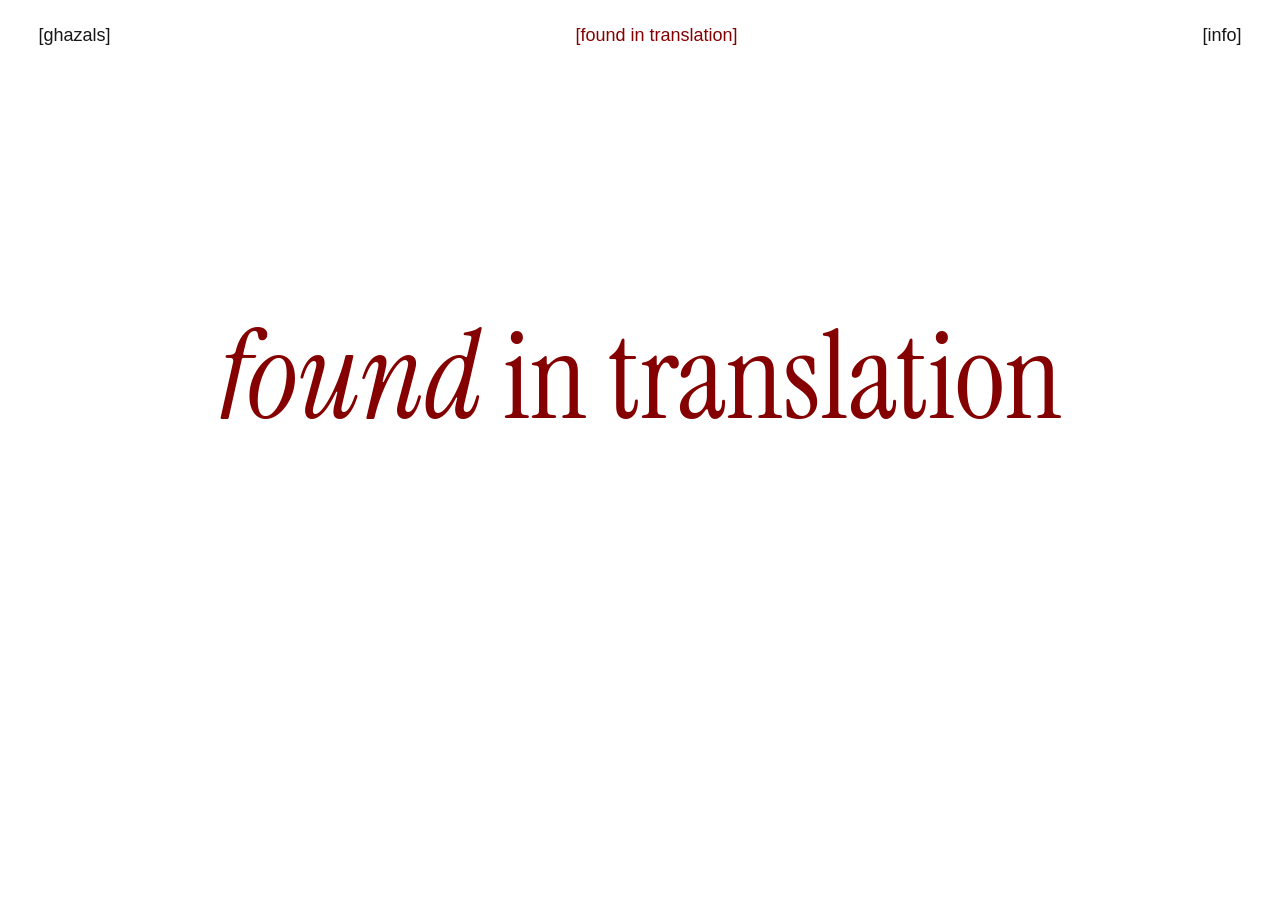
<file: index.html>
<!DOCTYPE html>
<html lang="en">
<head>
  <meta charset="UTF-8">
  <meta name="viewport" content="width=device-width, initial-scale=1.0">
  <title>Found in Translation</title>
  <meta name="description" content="A collection of ghazals in their original scripts, with translations and recordings.">
  <script>document.documentElement.classList.add("js");</script>
  <link rel="preconnect" href="https://fonts.googleapis.com">
  <link rel="preconnect" href="https://fonts.gstatic.com" crossorigin>
  <link href="https://fonts.googleapis.com/css2?family=Instrument+Serif:ital@0;1&family=Sumana:wght@400;700&family=Noto+Nastaliq+Urdu:wght@400;600&display=swap" rel="stylesheet">
  <link rel="stylesheet" href="style.css">
</head>
<body>
  <a class="skip" href="#main">Skip to content</a>
  <header class="site-nav">
    <a href="ghazals.html">[ghazals]</a>
    <a href="index.html" aria-current="page">[found in translation]</a>
    <a href="info.html">[info]</a>
  </header>

  <main id="main" class="home">
    <h1 id="title"><em>found</em> in translation</h1>
  </main>

  <div class="drift" aria-hidden="true">
      <div><span data-s="deva" lang="ur-Deva" dir="ltr">फ़ाउंड इन ट्रांसलेशन</span></div>
      <div><span data-s="arab" lang="ur" dir="rtl">بات کرنی مجھے مشکل</span></div>
      <div><span data-s="deva" lang="ur-Deva" dir="ltr">फ़ाउंड</span></div>
      <div><span data-s="arab" lang="ur" dir="rtl">کبھی ایسی تو نہ تھی</span></div>
      <div><span data-s="deva" lang="ur-Deva" dir="ltr">ट्रांसलेशन</span></div>
      <div><span data-s="arab" lang="ur" dir="rtl">جیسی اب ہے تری محفل</span></div>
      <div><span data-s="deva" lang="ur-Deva" dir="ltr">कभी ऐसी तो न थी</span></div>
  </div>
</body>
</html>
</file>
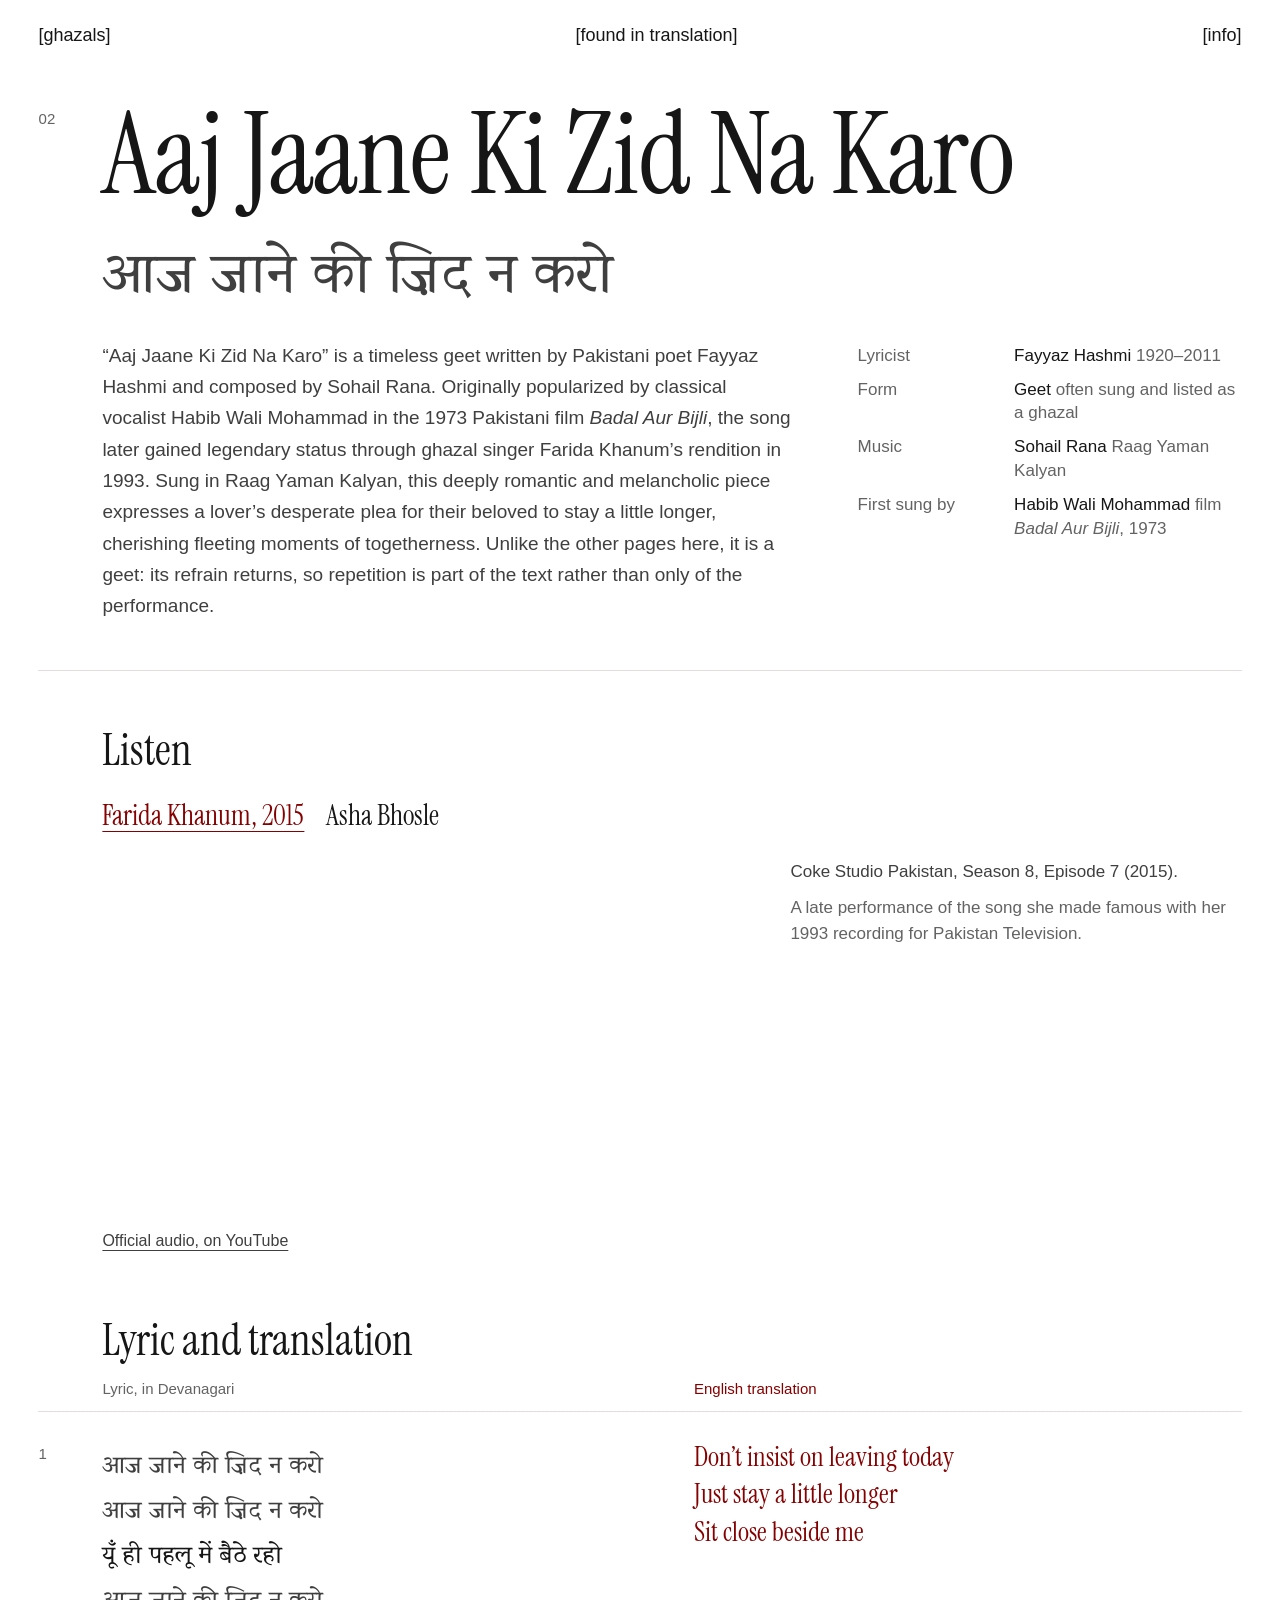
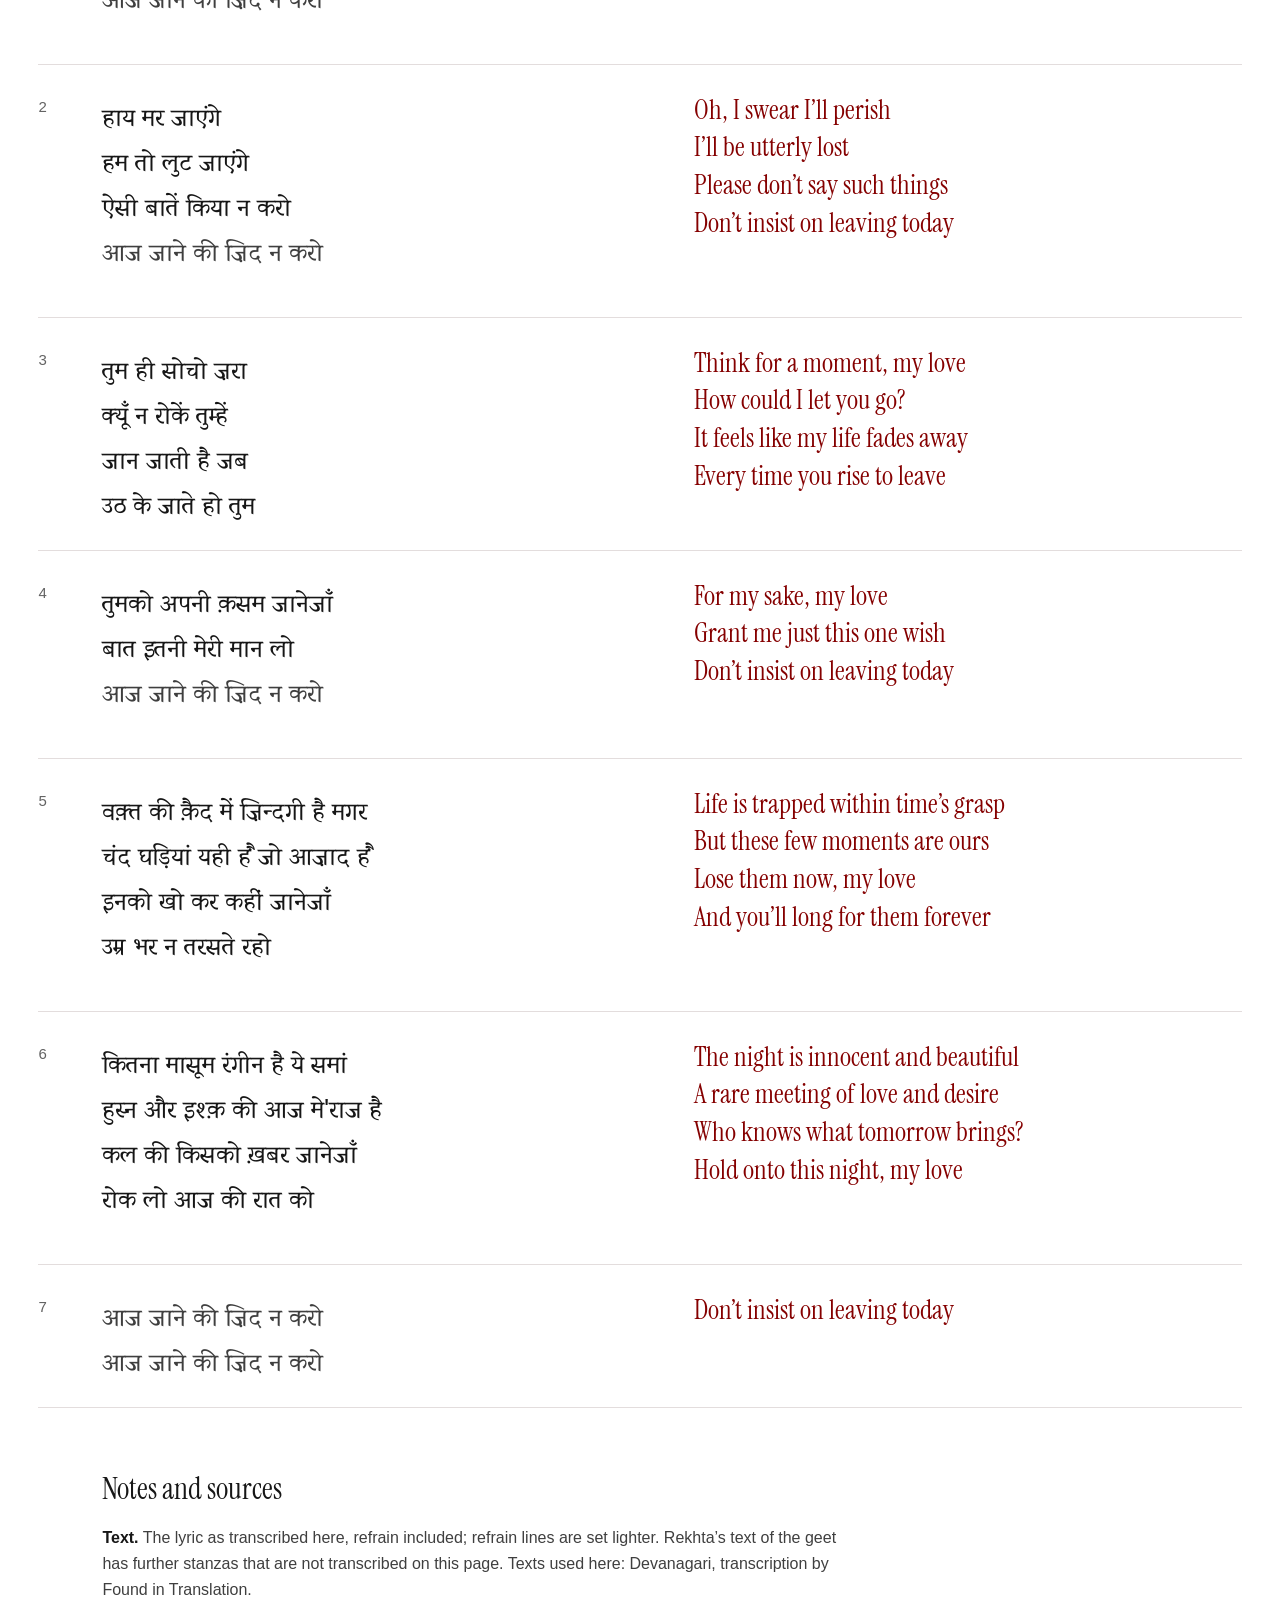
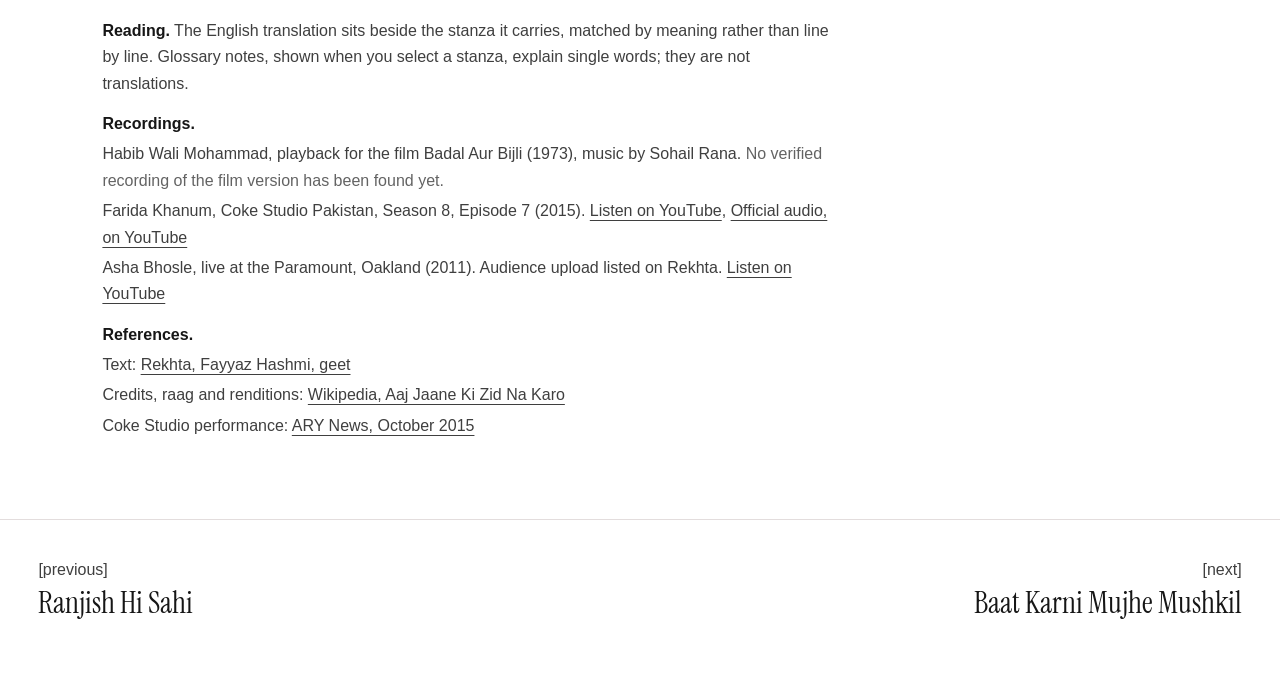
<file: aaj-jaane-ki-zid-na-karo.html>
<!DOCTYPE html>
<html lang="en" data-script="deva" data-trans="en">
<head>
  <meta charset="UTF-8">
  <meta name="viewport" content="width=device-width, initial-scale=1.0">
  <title>Aaj Jaane Ki Zid Na Karo | Found in Translation</title>
  <meta name="description" content="A timeless geet first sung by Habib Wali Mohammad in the 1973 film Badal Aur Bijli, and later made legendary by Farida Khanum: a lover’s plea for the beloved to stay a little longer.">
  <script>document.documentElement.classList.add("js");</script>
  <link rel="preconnect" href="https://fonts.googleapis.com">
  <link rel="preconnect" href="https://fonts.gstatic.com" crossorigin>
  <link href="https://fonts.googleapis.com/css2?family=Instrument+Serif:ital@0;1&family=Sumana:wght@400;700&display=swap" rel="stylesheet">
  <link rel="stylesheet" href="style.css">
  <!--
    Generated from content/aaj-jaane-ki-zid-na-karo.json by tools/build.py. Edit the JSON, then rebuild.
    Internal notes (not displayed):
    - The Devanagari text below is the page's existing transcription (refrain repetitions included). Rekhta's geet text has more stanzas (roughly nine) and has not been checked line by line against this transcription; do not add the missing stanzas until checked.
    - Unverified which rendition the transcription follows.
    - Spelling corrected to match Rekhta: पहलु -> पहलू, बैराज -> मे'राज.
    - No verified recording link found for Habib Wali Mohammad's film version or Farida Khanum's 1993 PTV recording.
    - Line-level correspondence not verified; highlighting stays at stanza level.
    - Habib Wali Mohammad's film recording is listed in the notes only; it has no verified link, so it is not in the recording selector.
  -->
</head>
<body>
  <a class="skip" href="#main">Skip to content</a>
  <header class="site-nav">
    <a href="ghazals.html">[ghazals]</a>
    <a href="index.html">[found in translation]</a>
    <a href="info.html">[info]</a>
  </header>

  <main id="main" class="work">
    <header class="work-head">
      <p class="work-index" aria-label="Ghazal 2 of 4">02</p>
      <div class="work-titles">
        <h1 class="work-title">Aaj Jaane Ki Zid Na Karo</h1>
        <p class="work-title-script"><span data-s="deva" lang="ur-Deva" dir="ltr">आज जाने की ज़िद न करो</span></p>
      </div>
      <dl class="credits">
        <div><dt>Lyricist</dt><dd>Fayyaz Hashmi <span class=note>1920–2011</span></dd></div>
        <div><dt>Form</dt><dd>Geet <span class=note>often sung and listed as a ghazal</span></dd></div>
        <div><dt>Music</dt><dd>Sohail Rana <span class=note>Raag Yaman Kalyan</span></dd></div>
        <div><dt>First sung by</dt><dd>Habib Wali Mohammad <span class=note>film <i>Badal Aur Bijli</i>, 1973</span></dd></div>
      </dl>
      <p class="intro">“Aaj Jaane Ki Zid Na Karo” is a timeless geet written by Pakistani poet Fayyaz Hashmi and composed by Sohail Rana. Originally popularized by classical vocalist Habib Wali Mohammad in the 1973 Pakistani film <i>Badal Aur Bijli</i>, the song later gained legendary status through ghazal singer Farida Khanum’s rendition in 1993. Sung in Raag Yaman Kalyan, this deeply romantic and melancholic piece expresses a lover’s desperate plea for their beloved to stay a little longer, cherishing fleeting moments of togetherness. Unlike the other pages here, it is a geet: its refrain returns, so repetition is part of the text rather than only of the performance.</p>
    </header>

    <section class="section listen" aria-labelledby="listen-h">
      <h2 class="section-title" id="listen-h">Listen</h2>
      <fieldset class="choice renditions"><legend class="visually-hidden">Recording</legend><div class="choice-options"><label><input type="radio" name="rendition" value="farida-khanum" checked><span>Farida Khanum, 2015</span></label><label><input type="radio" name="rendition" value="asha-bhosle"><span>Asha Bhosle</span></label></div></fieldset>
      <div class="recording">
        <div class="now" aria-live="polite"></div>
        <div class="player"></div>
      </div>
      <script type="application/json" id="performance-data">[{"id": "farida-khanum", "label": "Farida Khanum, 2015", "performer": "Farida Khanum", "context": "Coke Studio Pakistan, Season 8, Episode 7 (2015)", "about": "A late performance of the song she made famous with her 1993 recording for Pakistan Television.", "player": {"type": "youtube", "id": "KDJL2FyRDeA"}, "link": {"href": "https://www.youtube.com/watch?v=jrubkqwQbso", "label": "Official audio, on YouTube"}}, {"id": "asha-bhosle", "label": "Asha Bhosle", "performer": "Asha Bhosle", "context": "live at the Paramount, Oakland (2011). Audience upload listed on Rekhta", "player": {"type": "youtube", "id": "ZOImbmdKy8A"}}]</script>
    </section>

    <section class="section read" aria-labelledby="read-h">
      <div class="read-head">
        <h2 class="section-title" id="read-h">Lyric and translation</h2>
        <div class="controls"></div>
      </div>
      <div class="columns-label" aria-hidden="true"><span><span data-s="deva">Lyric, in Devanagari</span></span><span class="tr-label"><span data-t="en">English translation</span></span></div>
      <ol class="couplets">
      <li class="couplet" id="s01" aria-label="stanza 1">
        <span class="c-num" aria-hidden="true">1</span>
        <div class="src">
          <p data-s="deva" lang="ur-Deva" dir="ltr"><span class="l refrain">आज जाने की ज़िद न करो</span><span class="l refrain">आज जाने की ज़िद न करो</span><span class="l">यूँ ही पहलू में बैठे रहो</span><span class="l refrain">आज जाने की ज़िद न करो</span></p>
        </div>
        <div class="tr">
          <p data-t="en" lang="en"><span class="l">Don’t insist on leaving today</span><span class="l">Just stay a little longer</span><span class="l">Sit close beside me</span></p>
        </div>
        <div class="gloss"><dl aria-label="Glossary"><div><dt><span class="term" data-s="deva" lang="ur-Deva" dir="ltr">ज़िद</span><span class="tl" lang="ur-Latn">zid</span></dt><dd>insistence, stubbornness</dd></div><div><dt><span class="term" data-s="deva" lang="ur-Deva" dir="ltr">पहलू</span><span class="tl" lang="ur-Latn">pahlū</span></dt><dd>side; to sit in someone’s pahlū is to sit close beside them</dd></div></dl></div>
      </li>
      <li class="couplet" id="s02" aria-label="stanza 2">
        <span class="c-num" aria-hidden="true">2</span>
        <div class="src">
          <p data-s="deva" lang="ur-Deva" dir="ltr"><span class="l">हाय मर जाएंगे</span><span class="l">हम तो लुट जाएंगे</span><span class="l">ऐसी बातें किया न करो</span><span class="l refrain">आज जाने की ज़िद न करो</span></p>
        </div>
        <div class="tr">
          <p data-t="en" lang="en"><span class="l">Oh, I swear I’ll perish</span><span class="l">I’ll be utterly lost</span><span class="l">Please don’t say such things</span><span class="l">Don’t insist on leaving today</span></p>
        </div>
        <div class="gloss"><dl aria-label="Glossary"><div><dt><span class="term" data-s="deva" lang="ur-Deva" dir="ltr">लुट जाना</span><span class="tl" lang="ur-Latn">luṭ jānā</span></dt><dd>to be robbed; to be undone</dd></div></dl></div>
      </li>
      <li class="couplet" id="s03" aria-label="stanza 3">
        <span class="c-num" aria-hidden="true">3</span>
        <div class="src">
          <p data-s="deva" lang="ur-Deva" dir="ltr"><span class="l">तुम ही सोचो ज़रा</span><span class="l">क्यूँ न रोकें तुम्हें</span><span class="l">जान जाती है जब</span><span class="l">उठ के जाते हो तुम</span></p>
        </div>
        <div class="tr">
          <p data-t="en" lang="en"><span class="l">Think for a moment, my love</span><span class="l">How could I let you go?</span><span class="l">It feels like my life fades away</span><span class="l">Every time you rise to leave</span></p>
        </div>
      </li>
      <li class="couplet" id="s04" aria-label="stanza 4">
        <span class="c-num" aria-hidden="true">4</span>
        <div class="src">
          <p data-s="deva" lang="ur-Deva" dir="ltr"><span class="l">तुमको अपनी क़सम जानेजाँ</span><span class="l">बात इतनी मेरी मान लो</span><span class="l refrain">आज जाने की ज़िद न करो</span></p>
        </div>
        <div class="tr">
          <p data-t="en" lang="en"><span class="l">For my sake, my love</span><span class="l">Grant me just this one wish</span><span class="l">Don’t insist on leaving today</span></p>
        </div>
        <div class="gloss"><dl aria-label="Glossary"><div><dt><span class="term" data-s="deva" lang="ur-Deva" dir="ltr">क़सम</span><span class="tl" lang="ur-Latn">qasam</span></dt><dd>oath: “I make you swear on yourself”</dd></div><div><dt><span class="term" data-s="deva" lang="ur-Deva" dir="ltr">जानेजाँ</span><span class="tl" lang="ur-Latn">jān-e-jāṅ</span></dt><dd>life of my life, a term of endearment</dd></div></dl></div>
      </li>
      <li class="couplet" id="s05" aria-label="stanza 5">
        <span class="c-num" aria-hidden="true">5</span>
        <div class="src">
          <p data-s="deva" lang="ur-Deva" dir="ltr"><span class="l">वक़्त की क़ैद में ज़िन्दगी है मगर</span><span class="l">चंद घड़ियां यही हैं जो आज़ाद हैं</span><span class="l">इनको खो कर कहीं जानेजाँ</span><span class="l">उम्र भर न तरसते रहो</span></p>
        </div>
        <div class="tr">
          <p data-t="en" lang="en"><span class="l">Life is trapped within time’s grasp</span><span class="l">But these few moments are ours</span><span class="l">Lose them now, my love</span><span class="l">And you’ll long for them forever</span></p>
        </div>
        <div class="gloss"><dl aria-label="Glossary"><div><dt><span class="term" data-s="deva" lang="ur-Deva" dir="ltr">क़ैद</span><span class="tl" lang="ur-Latn">qaid</span></dt><dd>captivity</dd></div><div><dt><span class="term" data-s="deva" lang="ur-Deva" dir="ltr">तरसना</span><span class="tl" lang="ur-Latn">tarasnā</span></dt><dd>to long for, to pine</dd></div></dl></div>
      </li>
      <li class="couplet" id="s06" aria-label="stanza 6">
        <span class="c-num" aria-hidden="true">6</span>
        <div class="src">
          <p data-s="deva" lang="ur-Deva" dir="ltr"><span class="l">कितना मासूम रंगीन है ये समां</span><span class="l">हुस्न और इश्क़ की आज मे'राज है</span><span class="l">कल की किसको ख़बर जानेजाँ</span><span class="l">रोक लो आज की रात को</span></p>
        </div>
        <div class="tr">
          <p data-t="en" lang="en"><span class="l">The night is innocent and beautiful</span><span class="l">A rare meeting of love and desire</span><span class="l">Who knows what tomorrow brings?</span><span class="l">Hold onto this night, my love</span></p>
        </div>
        <div class="gloss"><dl aria-label="Glossary"><div><dt><span class="term" data-s="deva" lang="ur-Deva" dir="ltr">समां</span><span class="tl" lang="ur-Latn">samāṅ</span></dt><dd>the scene, the atmosphere</dd></div><div><dt><span class="term" data-s="deva" lang="ur-Deva" dir="ltr">मे'राज</span><span class="tl" lang="ur-Latn">me‘rāj</span></dt><dd>ascent, zenith: the highest point</dd></div></dl></div>
      </li>
      <li class="couplet" id="s07" aria-label="stanza 7">
        <span class="c-num" aria-hidden="true">7</span>
        <div class="src">
          <p data-s="deva" lang="ur-Deva" dir="ltr"><span class="l refrain">आज जाने की ज़िद न करो</span><span class="l refrain">आज जाने की ज़िद न करो</span></p>
        </div>
        <div class="tr">
          <p data-t="en" lang="en"><span class="l">Don’t insist on leaving today</span></p>
        </div>
      </li>
      </ol>
    </section>


    <section class="section endnotes" aria-labelledby="notes-h">
      <h2 class="section-title" id="notes-h">Notes and sources</h2>
      <p><b>Text.</b> The lyric as transcribed here, refrain included; refrain lines are set lighter. Rekhta’s text of the geet has further stanzas that are not transcribed on this page. Texts used here: Devanagari, transcription by Found in Translation.</p>
      <p><b>Reading.</b> The English translation sits beside the stanza it carries, matched by meaning rather than line by line. Glossary notes, shown when you select a stanza, explain single words; they are not translations.</p>
      <div><b>Recordings.</b>
        <ul>
          <li>Habib Wali Mohammad, playback for the film Badal Aur Bijli (1973), music by Sohail Rana. <span class="missing">No verified recording of the film version has been found yet.</span></li>
          <li>Farida Khanum, Coke Studio Pakistan, Season 8, Episode 7 (2015). <a href="https://www.youtube.com/watch?v=KDJL2FyRDeA">Listen on YouTube</a>, <a href="https://www.youtube.com/watch?v=jrubkqwQbso">Official audio, on YouTube</a></li>
          <li>Asha Bhosle, live at the Paramount, Oakland (2011). Audience upload listed on Rekhta. <a href="https://www.youtube.com/watch?v=ZOImbmdKy8A">Listen on YouTube</a></li>
        </ul>
      </div>
      <div><b>References.</b>
        <ul>
          <li>Text: <a href="https://www.rekhta.org/geet/fayyaz-hashmi-geet">Rekhta, Fayyaz Hashmi, geet</a></li>
          <li>Credits, raag and renditions: <a href="https://en.wikipedia.org/wiki/Aaj_Jaane_Ki_Zid_Na_Karo">Wikipedia, Aaj Jaane Ki Zid Na Karo</a></li>
          <li>Coke Studio performance: <a href="https://arynews.tv/finally-a-reason-to-watch-coke-studio-farida-khanum-singing-aaj-jane-ki-zidd-na-karo">ARY News, October 2015</a></li>
        </ul>
      </div>
    </section>
  </main>

  <nav class="pager" aria-label="Previous and next">
    <a class="prev" href="ranjish-hi-sahi.html" rel="prev"><span class="dir">[previous]</span><span class="to">Ranjish Hi Sahi</span></a>
    <a class="next" href="baat-karni-mujhe-mushkil.html" rel="next"><span class="dir">[next]</span><span class="to">Baat Karni Mujhe Mushkil</span></a>
  </nav>

  <script src="ghazal.js" defer></script>
</body>
</html>
</file>
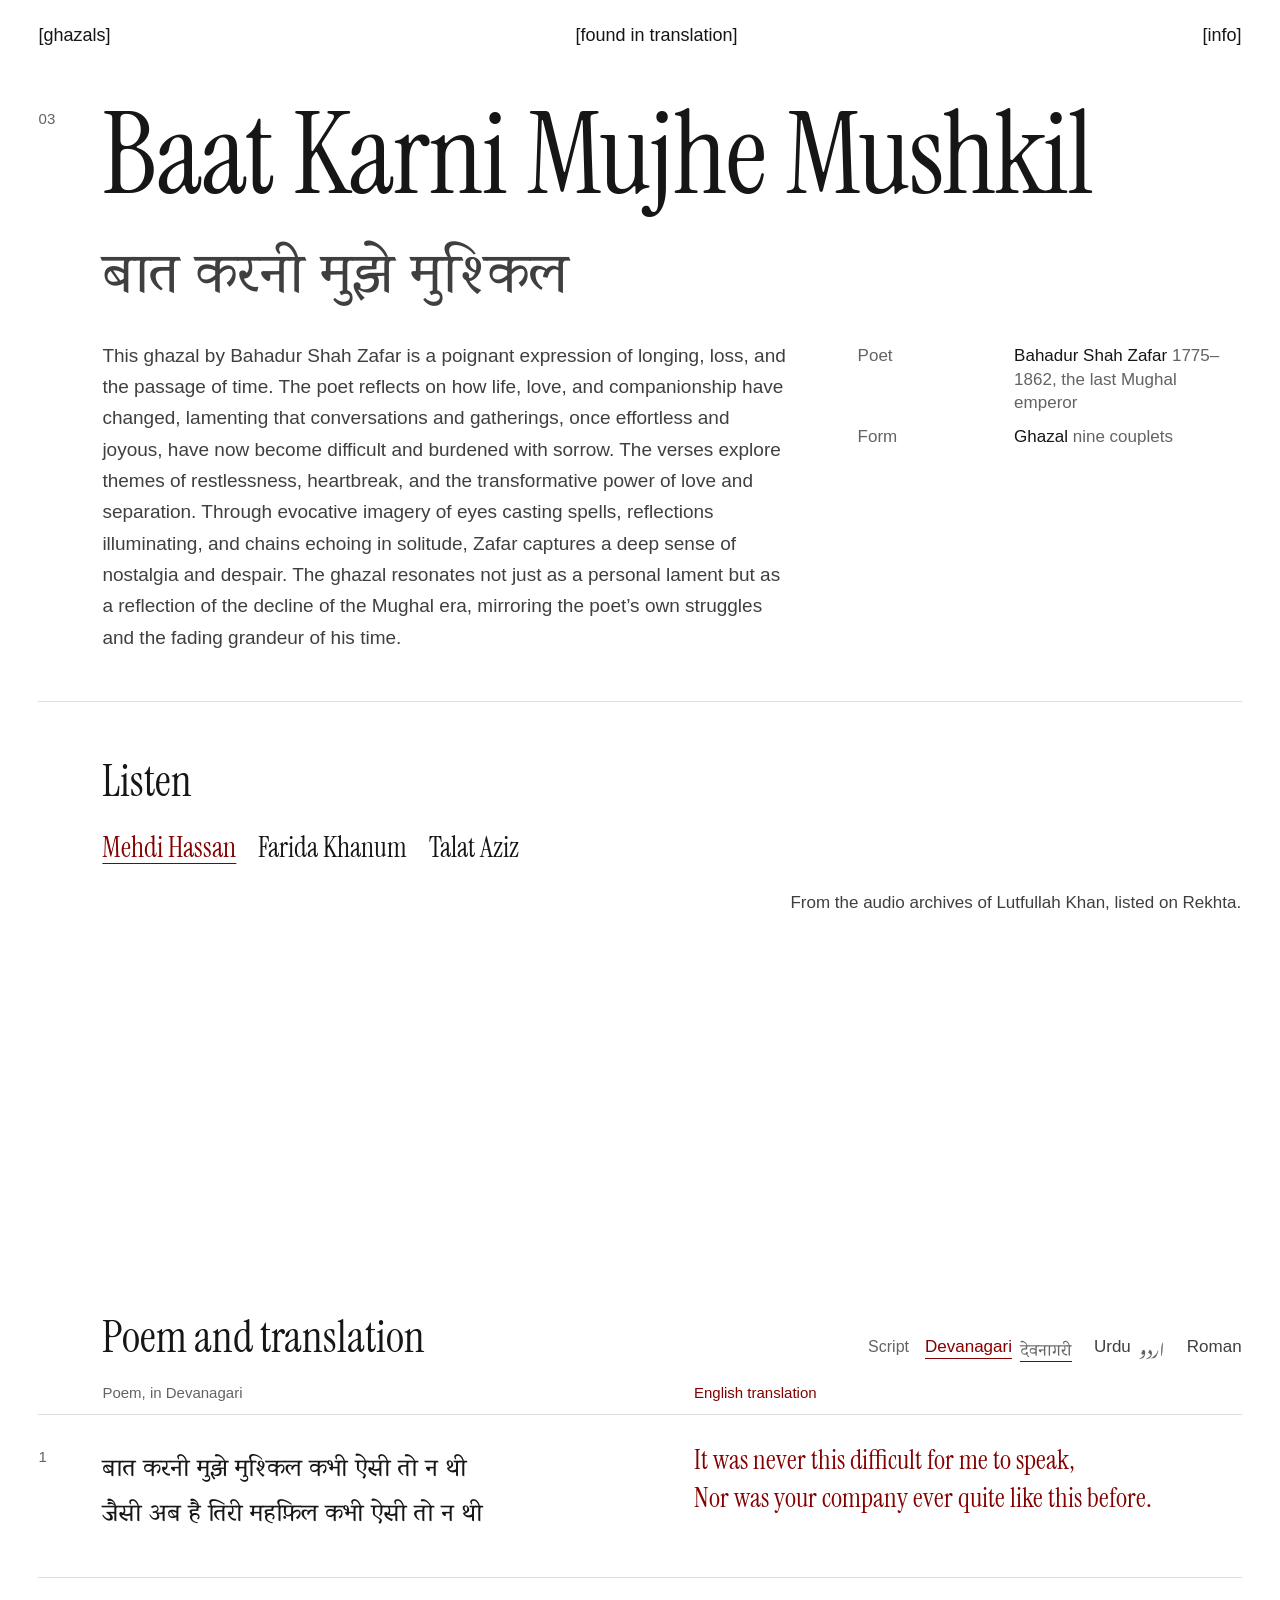
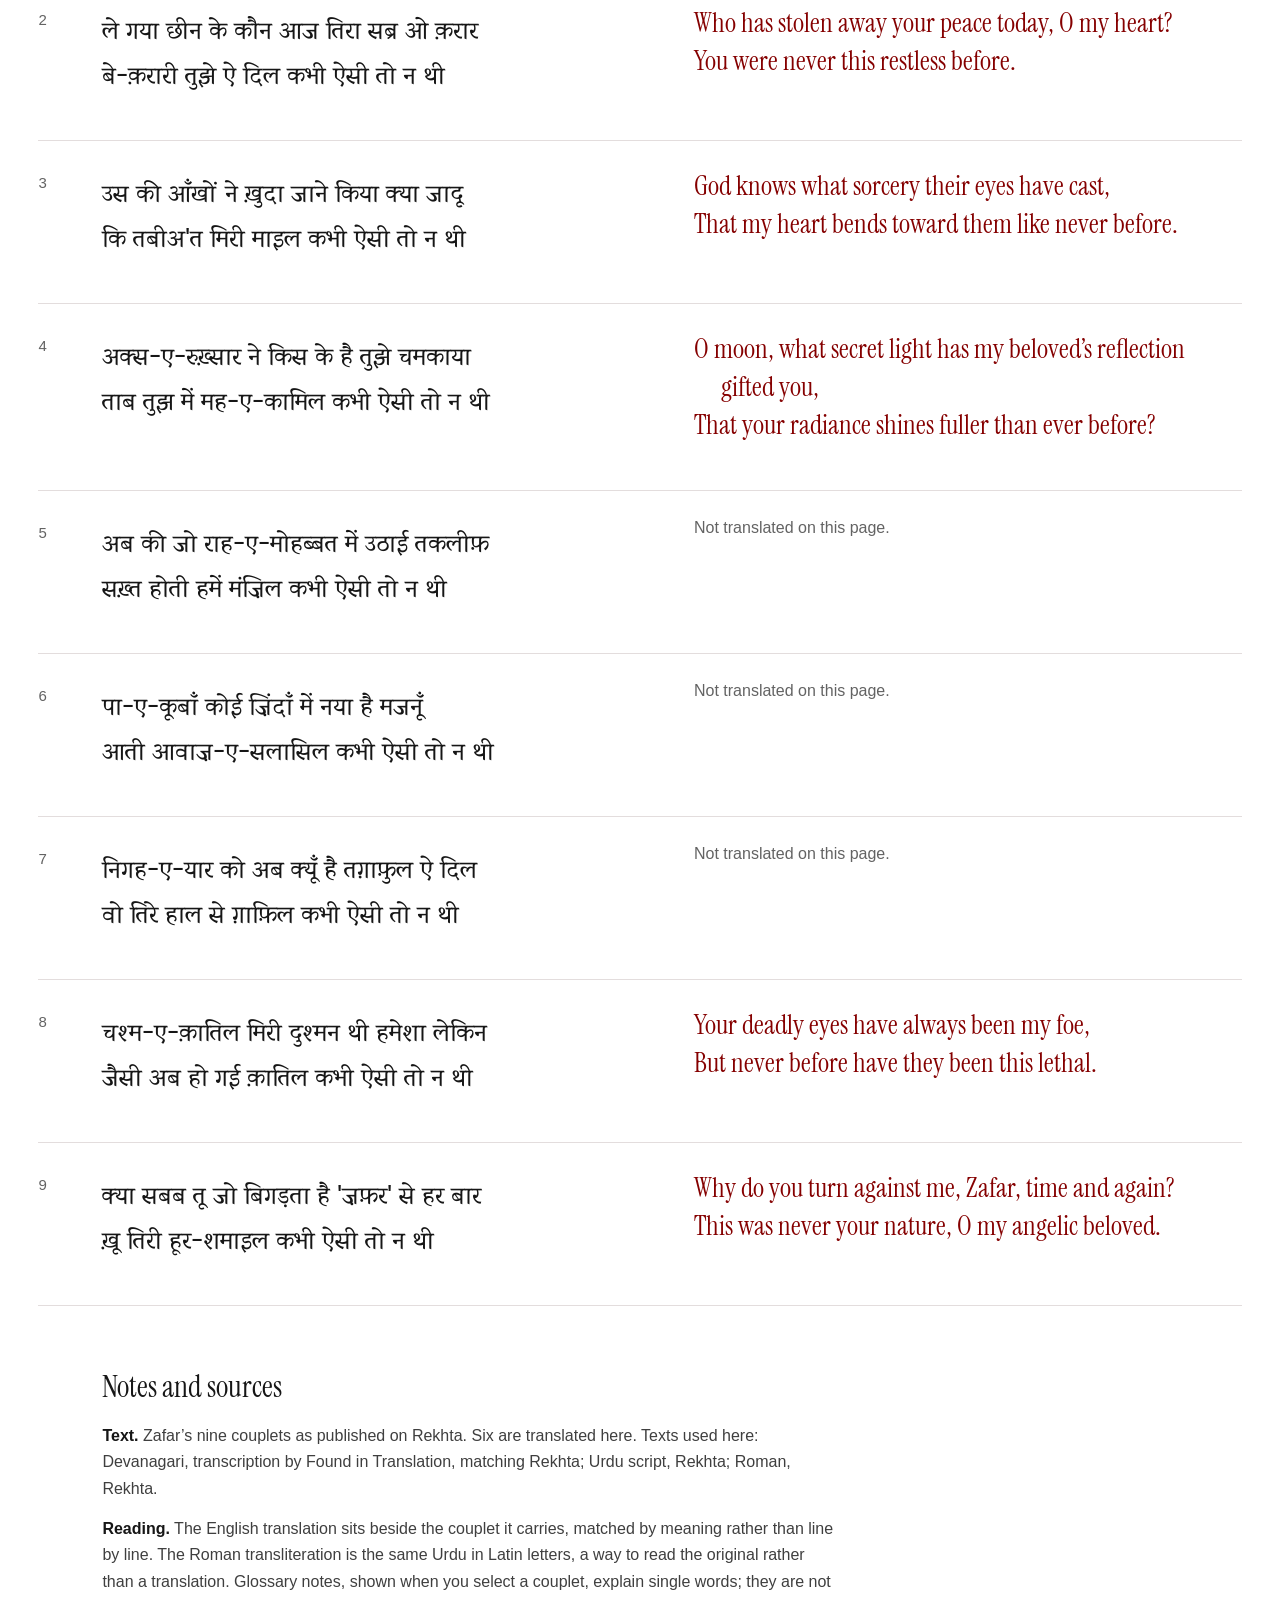
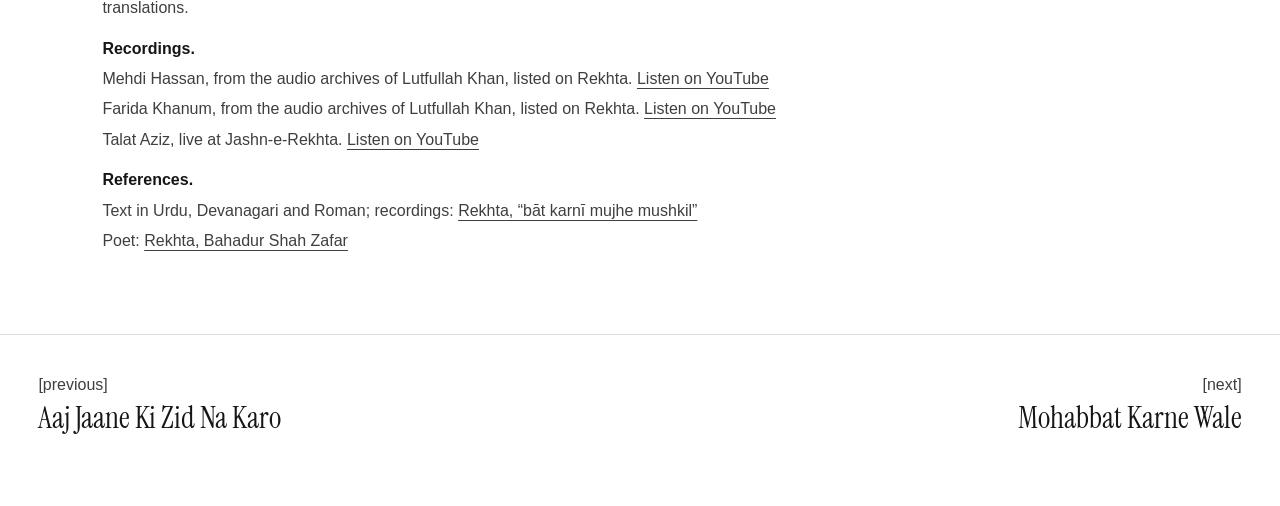
<file: baat-karni-mujhe-mushkil.html>
<!DOCTYPE html>
<html lang="en" data-script="deva" data-trans="en">
<head>
  <meta charset="UTF-8">
  <meta name="viewport" content="width=device-width, initial-scale=1.0">
  <title>Baat Karni Mujhe Mushkil | Found in Translation</title>
  <meta name="description" content="The last Mughal emperor laments that speech, company and the heart itself were never this difficult before: a personal lament that also reads as the fading of an era.">
  <script>document.documentElement.classList.add("js");</script>
  <link rel="preconnect" href="https://fonts.googleapis.com">
  <link rel="preconnect" href="https://fonts.gstatic.com" crossorigin>
  <link href="https://fonts.googleapis.com/css2?family=Instrument+Serif:ital@0;1&family=Sumana:wght@400;700&family=Noto+Nastaliq+Urdu:wght@400;600&display=swap" rel="stylesheet">
  <link rel="stylesheet" href="style.css">
  <!--
    Generated from content/baat-karni-mujhe-mushkil.json by tools/build.py. Edit the JSON, then rebuild.
    Internal notes (not displayed):
    - Original page listed translations in the order c01, c02, c08, c03, c04, c09; unverified whether this follows a particular rendition.
    - c05, c06, c07 have no translation on the page.
    - c09 translation addresses 'Zafar' as the one turning away; the source asks the beloved why they quarrel with Zafar. Author to review.
    - No composer documented; recordings below are archival/festival uploads listed on Rekhta.
  -->
</head>
<body>
  <a class="skip" href="#main">Skip to content</a>
  <header class="site-nav">
    <a href="ghazals.html">[ghazals]</a>
    <a href="index.html">[found in translation]</a>
    <a href="info.html">[info]</a>
  </header>

  <main id="main" class="work">
    <header class="work-head">
      <p class="work-index" aria-label="Ghazal 3 of 4">03</p>
      <div class="work-titles">
        <h1 class="work-title">Baat Karni Mujhe Mushkil</h1>
        <p class="work-title-script"><span data-s="deva" lang="ur-Deva" dir="ltr">बात करनी मुझे मुश्किल</span><span data-s="arab" lang="ur" dir="rtl">بات کرنی مجھے مشکل</span></p>
      </div>
      <dl class="credits">
        <div><dt>Poet</dt><dd>Bahadur Shah Zafar <span class=note>1775–1862, the last Mughal emperor</span></dd></div>
        <div><dt>Form</dt><dd>Ghazal <span class=note>nine couplets</span></dd></div>
      </dl>
      <p class="intro">This ghazal by Bahadur Shah Zafar is a poignant expression of longing, loss, and the passage of time. The poet reflects on how life, love, and companionship have changed, lamenting that conversations and gatherings, once effortless and joyous, have now become difficult and burdened with sorrow. The verses explore themes of restlessness, heartbreak, and the transformative power of love and separation. Through evocative imagery of eyes casting spells, reflections illuminating, and chains echoing in solitude, Zafar captures a deep sense of nostalgia and despair. The ghazal resonates not just as a personal lament but as a reflection of the decline of the Mughal era, mirroring the poet’s own struggles and the fading grandeur of his time.</p>
    </header>

    <section class="section listen" aria-labelledby="listen-h">
      <h2 class="section-title" id="listen-h">Listen</h2>
      <fieldset class="choice renditions"><legend class="visually-hidden">Recording</legend><div class="choice-options"><label><input type="radio" name="rendition" value="mehdi-hassan" checked><span>Mehdi Hassan</span></label><label><input type="radio" name="rendition" value="farida-khanum"><span>Farida Khanum</span></label><label><input type="radio" name="rendition" value="talat-aziz"><span>Talat Aziz</span></label></div></fieldset>
      <div class="recording">
        <div class="now" aria-live="polite"></div>
        <div class="player"></div>
      </div>
      <script type="application/json" id="performance-data">[{"id": "mehdi-hassan", "label": "Mehdi Hassan", "performer": "Mehdi Hassan", "context": "from the audio archives of Lutfullah Khan, listed on Rekhta", "player": {"type": "youtube", "id": "Whbfw_xWcvs"}}, {"id": "farida-khanum", "label": "Farida Khanum", "performer": "Farida Khanum", "context": "from the audio archives of Lutfullah Khan, listed on Rekhta", "player": {"type": "youtube", "id": "huajWc8XyRE"}}, {"id": "talat-aziz", "label": "Talat Aziz", "performer": "Talat Aziz", "context": "live at Jashn-e-Rekhta", "player": {"type": "youtube", "id": "0X9dcTE6ypw"}}]</script>
    </section>

    <section class="section read" aria-labelledby="read-h">
      <div class="read-head">
        <h2 class="section-title" id="read-h">Poem and translation</h2>
        <div class="controls"><fieldset class="choice" data-choice="script"><legend>Script</legend><div class="choice-options"><label><input type="radio" name="script" value="deva" checked><span>Devanagari <bdi class="native" lang="hi">देवनागरी</bdi></span></label><label><input type="radio" name="script" value="arab"><span>Urdu <bdi class="native" lang="ur" dir="rtl">اردو</bdi></span></label><label><input type="radio" name="script" value="latn"><span>Roman</span></label></div></fieldset></div>
      </div>
      <div class="columns-label" aria-hidden="true"><span><span data-s="deva">Poem, in Devanagari</span><span data-s="arab">Poem, in Urdu script</span><span data-s="latn">Poem, in Roman</span></span><span class="tr-label"><span data-t="en">English translation</span></span></div>
      <ol class="couplets">
      <li class="couplet" id="c01" aria-label="couplet 1">
        <span class="c-num" aria-hidden="true">1</span>
        <div class="src">
          <p data-s="deva" lang="ur-Deva" dir="ltr"><span class="l">बात करनी मुझे मुश्किल कभी ऐसी तो न थी</span><span class="l">जैसी अब है तिरी महफ़िल कभी ऐसी तो न थी</span></p>
          <p data-s="arab" lang="ur" dir="rtl"><span class="l">بات کرنی مجھے مشکل کبھی ایسی تو نہ تھی</span><span class="l">جیسی اب ہے تری محفل کبھی ایسی تو نہ تھی</span></p>
          <p data-s="latn" lang="ur-Latn" dir="ltr"><span class="l">baat karnī mujhe mushkil kabhī aisī to na thī</span><span class="l">jaisī ab hai tirī mahfil kabhī aisī to na thī</span></p>
        </div>
        <div class="tr">
          <p data-t="en" lang="en"><span class="l">It was never this difficult for me to speak,</span><span class="l">Nor was your company ever quite like this before.</span></p>
        </div>
        <div class="gloss"><dl aria-label="Glossary"><div><dt><span class="term" data-s="deva" lang="ur-Deva" dir="ltr">महफ़िल</span><span class="term" data-s="arab" lang="ur" dir="rtl">محفل</span><span class="term" data-s="latn" lang="ur-Latn" dir="ltr">mehfil</span><span class="tl" lang="ur-Latn">mehfil</span></dt><dd>a gathering; here, the beloved’s company</dd></div></dl></div>
      </li>
      <li class="couplet" id="c02" aria-label="couplet 2">
        <span class="c-num" aria-hidden="true">2</span>
        <div class="src">
          <p data-s="deva" lang="ur-Deva" dir="ltr"><span class="l">ले गया छीन के कौन आज तिरा सब्र ओ क़रार</span><span class="l">बे-क़रारी तुझे ऐ दिल कभी ऐसी तो न थी</span></p>
          <p data-s="arab" lang="ur" dir="rtl"><span class="l">لے گیا چھین کے کون آج ترا صبر و قرار</span><span class="l">بے قراری تجھے اے دل کبھی ایسی تو نہ تھی</span></p>
          <p data-s="latn" lang="ur-Latn" dir="ltr"><span class="l">le gayā chhīn ke kaun aaj tirā sabr o qarār</span><span class="l">be-qarārī tujhe ai dil kabhī aisī to na thī</span></p>
        </div>
        <div class="tr">
          <p data-t="en" lang="en"><span class="l">Who has stolen away your peace today, O my heart?</span><span class="l">You were never this restless before.</span></p>
        </div>
        <div class="gloss"><dl aria-label="Glossary"><div><dt><span class="term" data-s="deva" lang="ur-Deva" dir="ltr">सब्र ओ क़रार</span><span class="term" data-s="arab" lang="ur" dir="rtl">صبر و قرار</span><span class="term" data-s="latn" lang="ur-Latn" dir="ltr">sabr o qarār</span><span class="tl" lang="ur-Latn">sabr o qarār</span></dt><dd>patience and calm</dd></div></dl></div>
      </li>
      <li class="couplet" id="c03" aria-label="couplet 3">
        <span class="c-num" aria-hidden="true">3</span>
        <div class="src">
          <p data-s="deva" lang="ur-Deva" dir="ltr"><span class="l">उस की आँखों ने ख़ुदा जाने किया क्या जादू</span><span class="l">कि तबीअ'त मिरी माइल कभी ऐसी तो न थी</span></p>
          <p data-s="arab" lang="ur" dir="rtl"><span class="l">اس کی آنکھوں نے خدا جانے کیا کیا جادو</span><span class="l">کہ طبیعت مری مائل کبھی ایسی تو نہ تھی</span></p>
          <p data-s="latn" lang="ur-Latn" dir="ltr"><span class="l">us kī āñkhoñ ne ḳhudā jaane kiyā kyā jaadū</span><span class="l">ki tabī.at mirī maa.il kabhī aisī to na thī</span></p>
        </div>
        <div class="tr">
          <p data-t="en" lang="en"><span class="l">God knows what sorcery their eyes have cast,</span><span class="l">That my heart bends toward them like never before.</span></p>
        </div>
        <div class="gloss"><dl aria-label="Glossary"><div><dt><span class="term" data-s="deva" lang="ur-Deva" dir="ltr">माइल</span><span class="term" data-s="arab" lang="ur" dir="rtl">مائل</span><span class="term" data-s="latn" lang="ur-Latn" dir="ltr">māil</span><span class="tl" lang="ur-Latn">māil</span></dt><dd>inclined, drawn toward</dd></div></dl></div>
      </li>
      <li class="couplet" id="c04" aria-label="couplet 4">
        <span class="c-num" aria-hidden="true">4</span>
        <div class="src">
          <p data-s="deva" lang="ur-Deva" dir="ltr"><span class="l">अक्स-ए-रुख़्सार ने किस के है तुझे चमकाया</span><span class="l">ताब तुझ में मह-ए-कामिल कभी ऐसी तो न थी</span></p>
          <p data-s="arab" lang="ur" dir="rtl"><span class="l">عکس رخسار نے کس کے ہے تجھے چمکایا</span><span class="l">تاب تجھ میں مہ کامل کبھی ایسی تو نہ تھی</span></p>
          <p data-s="latn" lang="ur-Latn" dir="ltr"><span class="l">aks-e-ruḳhsār ne kis ke hai tujhe chamkāyā</span><span class="l">taab tujh meñ mah-e-kāmil kabhī aisī to na thī</span></p>
        </div>
        <div class="tr">
          <p data-t="en" lang="en"><span class="l">O moon, what secret light has my beloved’s reflection gifted you,</span><span class="l">That your radiance shines fuller than ever before?</span></p>
        </div>
        <div class="gloss"><dl aria-label="Glossary"><div><dt><span class="term" data-s="deva" lang="ur-Deva" dir="ltr">अक्स-ए-रुख़्सार</span><span class="term" data-s="arab" lang="ur" dir="rtl">عکس رخسار</span><span class="term" data-s="latn" lang="ur-Latn" dir="ltr">aks-e-ruḳhsār</span><span class="tl" lang="ur-Latn">aks-e-ruḳhsār</span></dt><dd>the reflection of a face</dd></div><div><dt><span class="term" data-s="deva" lang="ur-Deva" dir="ltr">मह-ए-कामिल</span><span class="term" data-s="arab" lang="ur" dir="rtl">مہ کامل</span><span class="term" data-s="latn" lang="ur-Latn" dir="ltr">mah-e-kāmil</span><span class="tl" lang="ur-Latn">mah-e-kāmil</span></dt><dd>the full moon</dd></div></dl></div>
      </li>
      <li class="couplet" id="c05" aria-label="couplet 5">
        <span class="c-num" aria-hidden="true">5</span>
        <div class="src">
          <p data-s="deva" lang="ur-Deva" dir="ltr"><span class="l">अब की जो राह-ए-मोहब्बत में उठाई तकलीफ़</span><span class="l">सख़्त होती हमें मंज़िल कभी ऐसी तो न थी</span></p>
          <p data-s="arab" lang="ur" dir="rtl"><span class="l">اب کی جو راہ محبت میں اٹھائی تکلیف</span><span class="l">سخت ہوتی ہمیں منزل کبھی ایسی تو نہ تھی</span></p>
          <p data-s="latn" lang="ur-Latn" dir="ltr"><span class="l">ab kī jo rāh-e-mohabbat meñ uThā.ī taklīf</span><span class="l">saḳht hotī hameñ manzil kabhī aisī to na thī</span></p>
        </div>
        <div class="tr">
          <p class="tr-missing" data-t="en">Not translated on this page.</p>
        </div>
        <div class="gloss"><dl aria-label="Glossary"><div><dt><span class="term" data-s="deva" lang="ur-Deva" dir="ltr">राह-ए-मोहब्बत</span><span class="term" data-s="arab" lang="ur" dir="rtl">راہ محبت</span><span class="term" data-s="latn" lang="ur-Latn" dir="ltr">rāh-e-mohabbat</span><span class="tl" lang="ur-Latn">rāh-e-mohabbat</span></dt><dd>the road of love</dd></div></dl></div>
      </li>
      <li class="couplet" id="c06" aria-label="couplet 6">
        <span class="c-num" aria-hidden="true">6</span>
        <div class="src">
          <p data-s="deva" lang="ur-Deva" dir="ltr"><span class="l">पा-ए-कूबाँ कोई ज़िंदाँ में नया है मजनूँ</span><span class="l">आती आवाज़-ए-सलासिल कभी ऐसी तो न थी</span></p>
          <p data-s="arab" lang="ur" dir="rtl"><span class="l">پائے کوباں کوئی زنداں میں نیا ہے مجنوں</span><span class="l">آتی آواز سلاسل کبھی ایسی تو نہ تھی</span></p>
          <p data-s="latn" lang="ur-Latn" dir="ltr"><span class="l">pā-e-kūbāñ koī zindāñ meñ nayā hai majnūñ</span><span class="l">aatī āvāz-e-salāsil kabhī aisī to na thī</span></p>
        </div>
        <div class="tr">
          <p class="tr-missing" data-t="en">Not translated on this page.</p>
        </div>
        <div class="gloss"><dl aria-label="Glossary"><div><dt><span class="term" data-s="deva" lang="ur-Deva" dir="ltr">ज़िंदाँ</span><span class="term" data-s="arab" lang="ur" dir="rtl">زنداں</span><span class="term" data-s="latn" lang="ur-Latn" dir="ltr">zindāṅ</span><span class="tl" lang="ur-Latn">zindāṅ</span></dt><dd>prison</dd></div><div><dt><span class="term" data-s="deva" lang="ur-Deva" dir="ltr">मजनूँ</span><span class="term" data-s="arab" lang="ur" dir="rtl">مجنوں</span><span class="term" data-s="latn" lang="ur-Latn" dir="ltr">Majnūṅ</span><span class="tl" lang="ur-Latn">Majnūṅ</span></dt><dd>Layla’s lover, the figure of love as madness</dd></div><div><dt><span class="term" data-s="deva" lang="ur-Deva" dir="ltr">सलासिल</span><span class="term" data-s="arab" lang="ur" dir="rtl">سلاسل</span><span class="term" data-s="latn" lang="ur-Latn" dir="ltr">salāsil</span><span class="tl" lang="ur-Latn">salāsil</span></dt><dd>chains</dd></div></dl></div>
      </li>
      <li class="couplet" id="c07" aria-label="couplet 7">
        <span class="c-num" aria-hidden="true">7</span>
        <div class="src">
          <p data-s="deva" lang="ur-Deva" dir="ltr"><span class="l">निगह-ए-यार को अब क्यूँ है तग़ाफ़ुल ऐ दिल</span><span class="l">वो तिरे हाल से ग़ाफ़िल कभी ऐसी तो न थी</span></p>
          <p data-s="arab" lang="ur" dir="rtl"><span class="l">نگہ یار کو اب کیوں ہے تغافل اے دل</span><span class="l">وہ ترے حال سے غافل کبھی ایسی تو نہ تھی</span></p>
          <p data-s="latn" lang="ur-Latn" dir="ltr"><span class="l">nigah-e-yār ko ab kyuuñ hai taġhāful ai dil</span><span class="l">vo tire haal se ġhāfil kabhī aisī to na thī</span></p>
        </div>
        <div class="tr">
          <p class="tr-missing" data-t="en">Not translated on this page.</p>
        </div>
        <div class="gloss"><dl aria-label="Glossary"><div><dt><span class="term" data-s="deva" lang="ur-Deva" dir="ltr">तग़ाफ़ुल</span><span class="term" data-s="arab" lang="ur" dir="rtl">تغافل</span><span class="term" data-s="latn" lang="ur-Latn" dir="ltr">taġhāful</span><span class="tl" lang="ur-Latn">taġhāful</span></dt><dd>studied neglect, feigned indifference</dd></div></dl></div>
      </li>
      <li class="couplet" id="c08" aria-label="couplet 8">
        <span class="c-num" aria-hidden="true">8</span>
        <div class="src">
          <p data-s="deva" lang="ur-Deva" dir="ltr"><span class="l">चश्म-ए-क़ातिल मिरी दुश्मन थी हमेशा लेकिन</span><span class="l">जैसी अब हो गई क़ातिल कभी ऐसी तो न थी</span></p>
          <p data-s="arab" lang="ur" dir="rtl"><span class="l">چشم قاتل مری دشمن تھی ہمیشہ لیکن</span><span class="l">جیسی اب ہو گئی قاتل کبھی ایسی تو نہ تھی</span></p>
          <p data-s="latn" lang="ur-Latn" dir="ltr"><span class="l">chashm-e-qātil mirī dushman thī hamesha lekin</span><span class="l">jaisī ab ho ga.ī qātil kabhī aisī to na thī</span></p>
        </div>
        <div class="tr">
          <p data-t="en" lang="en"><span class="l">Your deadly eyes have always been my foe,</span><span class="l">But never before have they been this lethal.</span></p>
        </div>
        <div class="gloss"><dl aria-label="Glossary"><div><dt><span class="term" data-s="deva" lang="ur-Deva" dir="ltr">चश्म-ए-क़ातिल</span><span class="term" data-s="arab" lang="ur" dir="rtl">چشم قاتل</span><span class="term" data-s="latn" lang="ur-Latn" dir="ltr">chashm-e-qātil</span><span class="tl" lang="ur-Latn">chashm-e-qātil</span></dt><dd>the murderous eye</dd></div></dl></div>
      </li>
      <li class="couplet" id="c09" aria-label="couplet 9">
        <span class="c-num" aria-hidden="true">9</span>
        <div class="src">
          <p data-s="deva" lang="ur-Deva" dir="ltr"><span class="l">क्या सबब तू जो बिगड़ता है 'ज़फ़र' से हर बार</span><span class="l">ख़ू तिरी हूर-शमाइल कभी ऐसी तो न थी</span></p>
          <p data-s="arab" lang="ur" dir="rtl"><span class="l">کیا سبب تو جو بگڑتا ہے ظفرؔ سے ہر بار</span><span class="l">خو تری حور شمائل کبھی ایسی تو نہ تھی</span></p>
          <p data-s="latn" lang="ur-Latn" dir="ltr"><span class="l">kyā sabab tū jo bigaḌtā hai 'zafar' se har baar</span><span class="l">ḳhū tirī hūr-shamā.il kabhī aisī to na thī</span></p>
        </div>
        <div class="tr">
          <p data-t="en" lang="en"><span class="l">Why do you turn against me, Zafar, time and again?</span><span class="l">This was never your nature, O my angelic beloved.</span></p>
        </div>
        <div class="gloss"><dl aria-label="Glossary"><div><dt><span class="term" data-s="deva" lang="ur-Deva" dir="ltr">'ज़फ़र'</span><span class="term" data-s="arab" lang="ur" dir="rtl">ظفرؔ</span><span class="term" data-s="latn" lang="ur-Latn" dir="ltr">Zafar</span><span class="tl" lang="ur-Latn">Zafar</span></dt><dd>the poet’s pen name, signed into the last couplet</dd></div><div><dt><span class="term" data-s="deva" lang="ur-Deva" dir="ltr">हूर-शमाइल</span><span class="term" data-s="arab" lang="ur" dir="rtl">حور شمائل</span><span class="term" data-s="latn" lang="ur-Latn" dir="ltr">hūr-shamāil</span><span class="tl" lang="ur-Latn">hūr-shamāil</span></dt><dd>with the grace of a houri</dd></div></dl></div>
      </li>
      </ol>
    </section>


    <section class="section endnotes" aria-labelledby="notes-h">
      <h2 class="section-title" id="notes-h">Notes and sources</h2>
      <p><b>Text.</b> Zafar’s nine couplets as published on Rekhta. Six are translated here. Texts used here: Devanagari, transcription by Found in Translation, matching Rekhta; Urdu script, Rekhta; Roman, Rekhta.</p>
      <p><b>Reading.</b> The English translation sits beside the couplet it carries, matched by meaning rather than line by line. The Roman transliteration is the same Urdu in Latin letters, a way to read the original rather than a translation. Glossary notes, shown when you select a couplet, explain single words; they are not translations.</p>
      <div><b>Recordings.</b>
        <ul>
          <li>Mehdi Hassan, from the audio archives of Lutfullah Khan, listed on Rekhta. <a href="https://www.youtube.com/watch?v=Whbfw_xWcvs">Listen on YouTube</a></li>
          <li>Farida Khanum, from the audio archives of Lutfullah Khan, listed on Rekhta. <a href="https://www.youtube.com/watch?v=huajWc8XyRE">Listen on YouTube</a></li>
          <li>Talat Aziz, live at Jashn-e-Rekhta. <a href="https://www.youtube.com/watch?v=0X9dcTE6ypw">Listen on YouTube</a></li>
        </ul>
      </div>
      <div><b>References.</b>
        <ul>
          <li>Text in Urdu, Devanagari and Roman; recordings: <a href="https://www.rekhta.org/ghazals/baat-karnii-mujhe-mushkil-kabhii-aisii-to-na-thii-bahadur-shah-zafar-ghazals">Rekhta, “bāt karnī mujhe mushkil”</a></li>
          <li>Poet: <a href="https://www.rekhta.org/poets/bahadur-shah-zafar/profile">Rekhta, Bahadur Shah Zafar</a></li>
        </ul>
      </div>
    </section>
  </main>

  <nav class="pager" aria-label="Previous and next">
    <a class="prev" href="aaj-jaane-ki-zid-na-karo.html" rel="prev"><span class="dir">[previous]</span><span class="to">Aaj Jaane Ki Zid Na Karo</span></a>
    <a class="next" href="mohabbat-karne-wale.html" rel="next"><span class="dir">[next]</span><span class="to">Mohabbat Karne Wale</span></a>
  </nav>

  <script src="ghazal.js" defer></script>
</body>
</html>
</file>
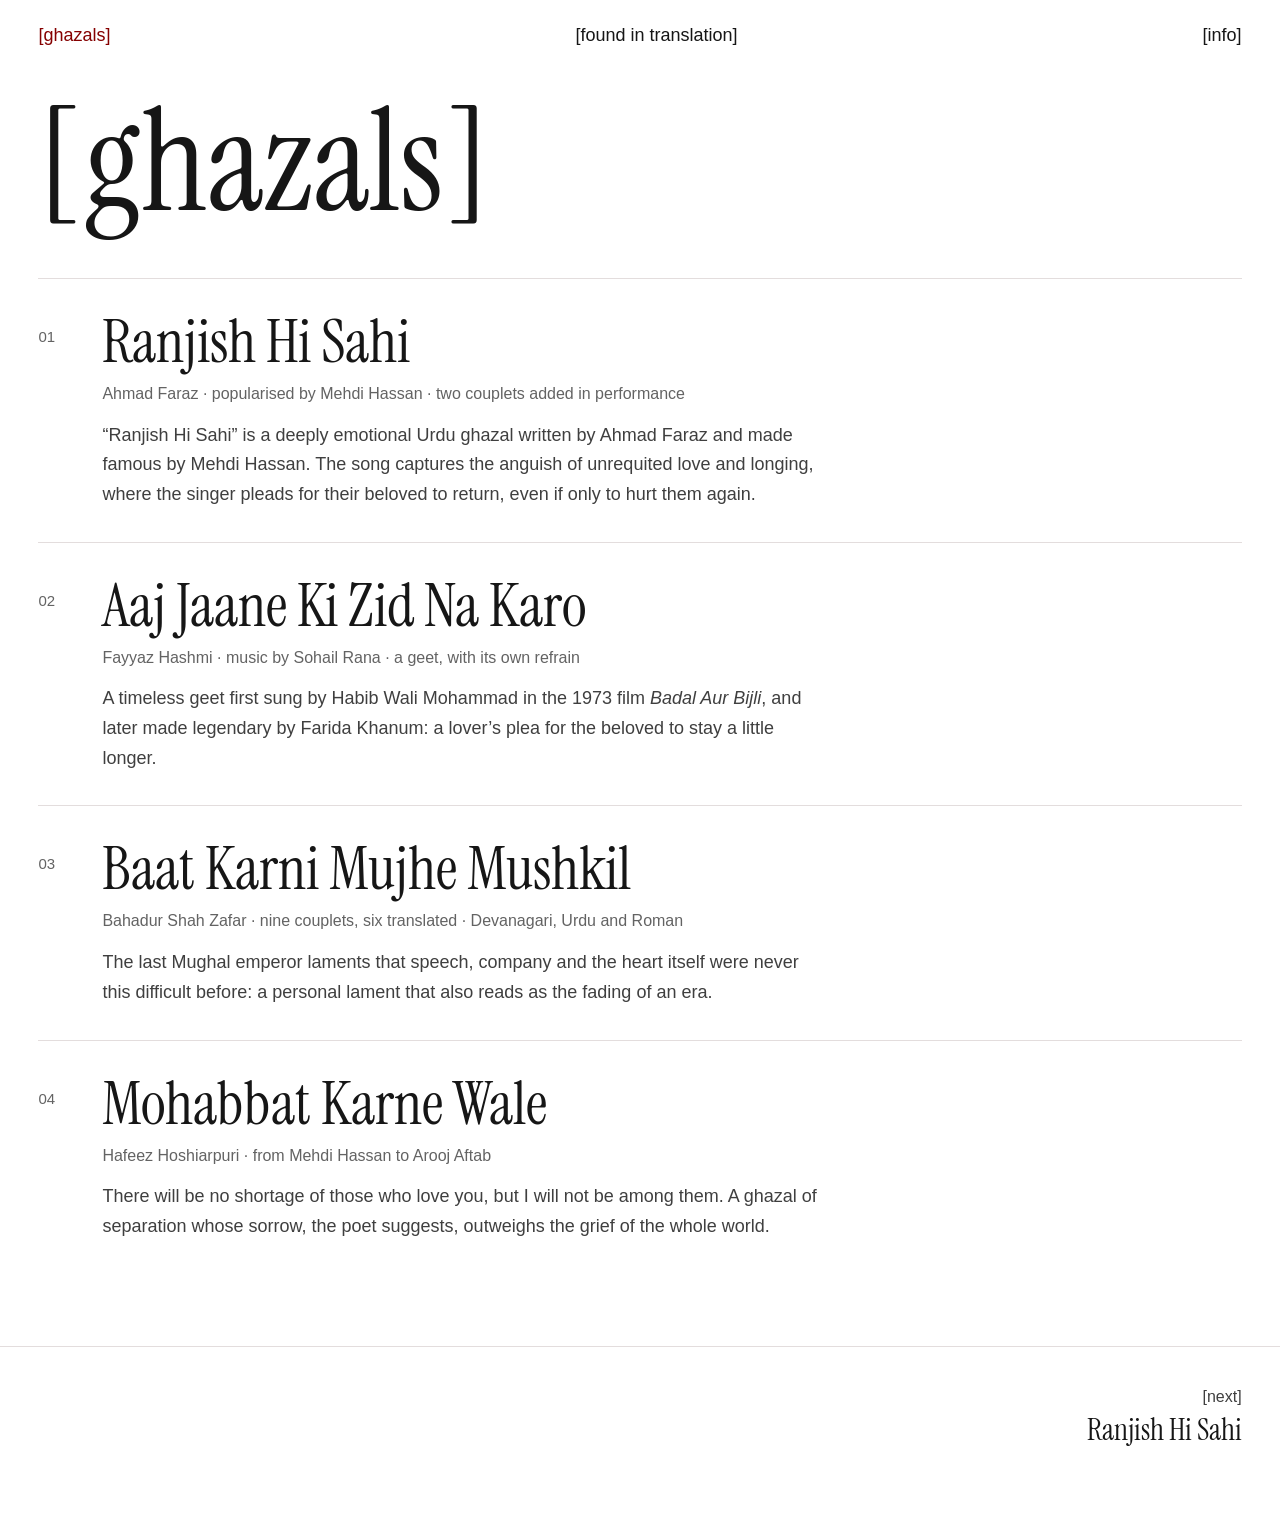
<file: ghazals.html>
<!DOCTYPE html>
<html lang="en">
<head>
  <meta charset="UTF-8">
  <meta name="viewport" content="width=device-width, initial-scale=1.0">
  <title>Ghazals | Found in Translation</title>
  <meta name="description" content="Four ghazals in their original scripts, with English translations and recordings.">
  <script>document.documentElement.classList.add("js");</script>
  <link rel="preconnect" href="https://fonts.googleapis.com">
  <link rel="preconnect" href="https://fonts.gstatic.com" crossorigin>
  <link href="https://fonts.googleapis.com/css2?family=Instrument+Serif:ital@0;1&display=swap" rel="stylesheet">
  <link rel="stylesheet" href="style.css">
</head>
<body>
  <a class="skip" href="#main">Skip to content</a>
  <header class="site-nav">
    <a href="ghazals.html" aria-current="page">[ghazals]</a>
    <a href="index.html">[found in translation]</a>
    <a href="info.html">[info]</a>
  </header>

  <main id="main">
    <h1 class="page-title">[ghazals]</h1>
    <ol class="entries">
      <li class="entry">
        <span class="n">01</span>
        <div>
          <h2><a href="ranjish-hi-sahi.html">Ranjish Hi Sahi</a></h2>
          <p class="meta">Ahmad Faraz · popularised by Mehdi Hassan · two couplets added in performance</p>
          <p class="summary">“Ranjish Hi Sahi” is a deeply emotional Urdu ghazal written by Ahmad Faraz and made famous by Mehdi Hassan. The song captures the anguish of unrequited love and longing, where the singer pleads for their beloved to return, even if only to hurt them again.</p>
        </div>
      </li>
      <li class="entry">
        <span class="n">02</span>
        <div>
          <h2><a href="aaj-jaane-ki-zid-na-karo.html">Aaj Jaane Ki Zid Na Karo</a></h2>
          <p class="meta">Fayyaz Hashmi · music by Sohail Rana · a geet, with its own refrain</p>
          <p class="summary">A timeless geet first sung by Habib Wali Mohammad in the 1973 film <i>Badal Aur Bijli</i>, and later made legendary by Farida Khanum: a lover’s plea for the beloved to stay a little longer.</p>
        </div>
      </li>
      <li class="entry">
        <span class="n">03</span>
        <div>
          <h2><a href="baat-karni-mujhe-mushkil.html">Baat Karni Mujhe Mushkil</a></h2>
          <p class="meta">Bahadur Shah Zafar · nine couplets, six translated · Devanagari, Urdu and Roman</p>
          <p class="summary">The last Mughal emperor laments that speech, company and the heart itself were never this difficult before: a personal lament that also reads as the fading of an era.</p>
        </div>
      </li>
      <li class="entry">
        <span class="n">04</span>
        <div>
          <h2><a href="mohabbat-karne-wale.html">Mohabbat Karne Wale</a></h2>
          <p class="meta">Hafeez Hoshiarpuri · from Mehdi Hassan to Arooj Aftab</p>
          <p class="summary">There will be no shortage of those who love you, but I will not be among them. A ghazal of separation whose sorrow, the poet suggests, outweighs the grief of the whole world.</p>
        </div>
      </li>
    </ol>
  </main>

  <nav class="pager" aria-label="Previous and next">
    <a class="next" href="ranjish-hi-sahi.html" rel="next"><span class="dir">[next]</span><span class="to">Ranjish Hi Sahi</span></a>
  </nav>
</body>
</html>
</file>
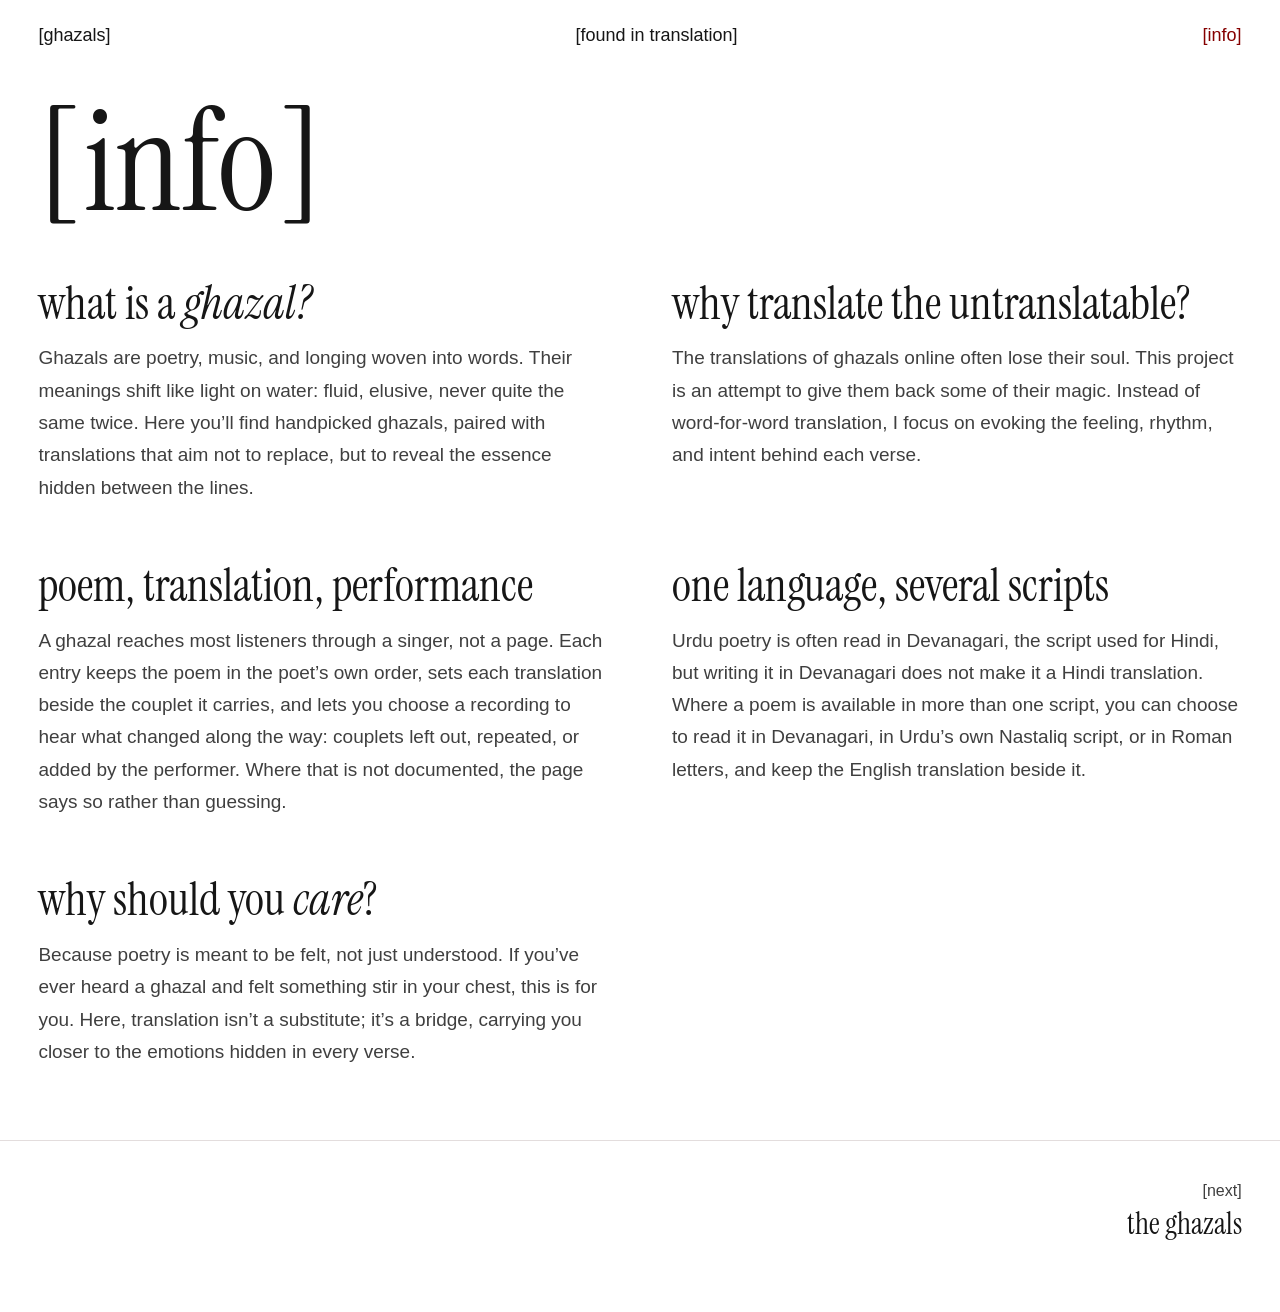
<file: info.html>
<!DOCTYPE html>
<html lang="en">
<head>
  <meta charset="UTF-8">
  <meta name="viewport" content="width=device-width, initial-scale=1.0">
  <title>Info | Found in Translation</title>
  <meta name="description" content="What a ghazal is, and how this site reads, translates and listens to them.">
  <script>document.documentElement.classList.add("js");</script>
  <link rel="preconnect" href="https://fonts.googleapis.com">
  <link rel="preconnect" href="https://fonts.gstatic.com" crossorigin>
  <link href="https://fonts.googleapis.com/css2?family=Instrument+Serif:ital@0;1&display=swap" rel="stylesheet">
  <link rel="stylesheet" href="style.css">
</head>
<body>
  <a class="skip" href="#main">Skip to content</a>
  <header class="site-nav">
    <a href="ghazals.html">[ghazals]</a>
    <a href="index.html">[found in translation]</a>
    <a href="info.html" aria-current="page">[info]</a>
  </header>

  <main id="main">
    <h1 class="page-title">[info]</h1>
    <div class="prose">
      <section>
        <h2>what is a <em>ghazal?</em></h2>
        <p>Ghazals are poetry, music, and longing woven into words. Their meanings shift like light on water: fluid, elusive, never quite the same twice. Here you’ll find handpicked ghazals, paired with translations that aim not to replace, but to reveal the essence hidden between the lines.</p>
      </section>
      <section>
        <h2>why translate the untranslatable?</h2>
        <p>The translations of ghazals online often lose their soul. This project is an attempt to give them back some of their magic. Instead of word-for-word translation, I focus on evoking the feeling, rhythm, and intent behind each verse.</p>
      </section>
      <section>
        <h2>poem, translation, performance</h2>
        <p>A ghazal reaches most listeners through a singer, not a page. Each entry keeps the poem in the poet’s own order, sets each translation beside the couplet it carries, and lets you choose a recording to hear what changed along the way: couplets left out, repeated, or added by the performer. Where that is not documented, the page says so rather than guessing.</p>
      </section>
      <section>
        <h2>one language, several scripts</h2>
        <p>Urdu poetry is often read in Devanagari, the script used for Hindi, but writing it in Devanagari does not make it a Hindi translation. Where a poem is available in more than one script, you can choose to read it in Devanagari, in Urdu’s own Nastaliq script, or in Roman letters, and keep the English translation beside it.</p>
      </section>
      <section>
        <h2>why should you <em>care</em>?</h2>
        <p>Because poetry is meant to be felt, not just understood. If you’ve ever heard a ghazal and felt something stir in your chest, this is for you. Here, translation isn’t a substitute; it’s a bridge, carrying you closer to the emotions hidden in every verse.</p>
      </section>
    </div>
  </main>

  <nav class="pager" aria-label="Previous and next">
    <a class="next" href="ghazals.html" rel="next"><span class="dir">[next]</span><span class="to">the ghazals</span></a>
  </nav>
</body>
</html>
</file>
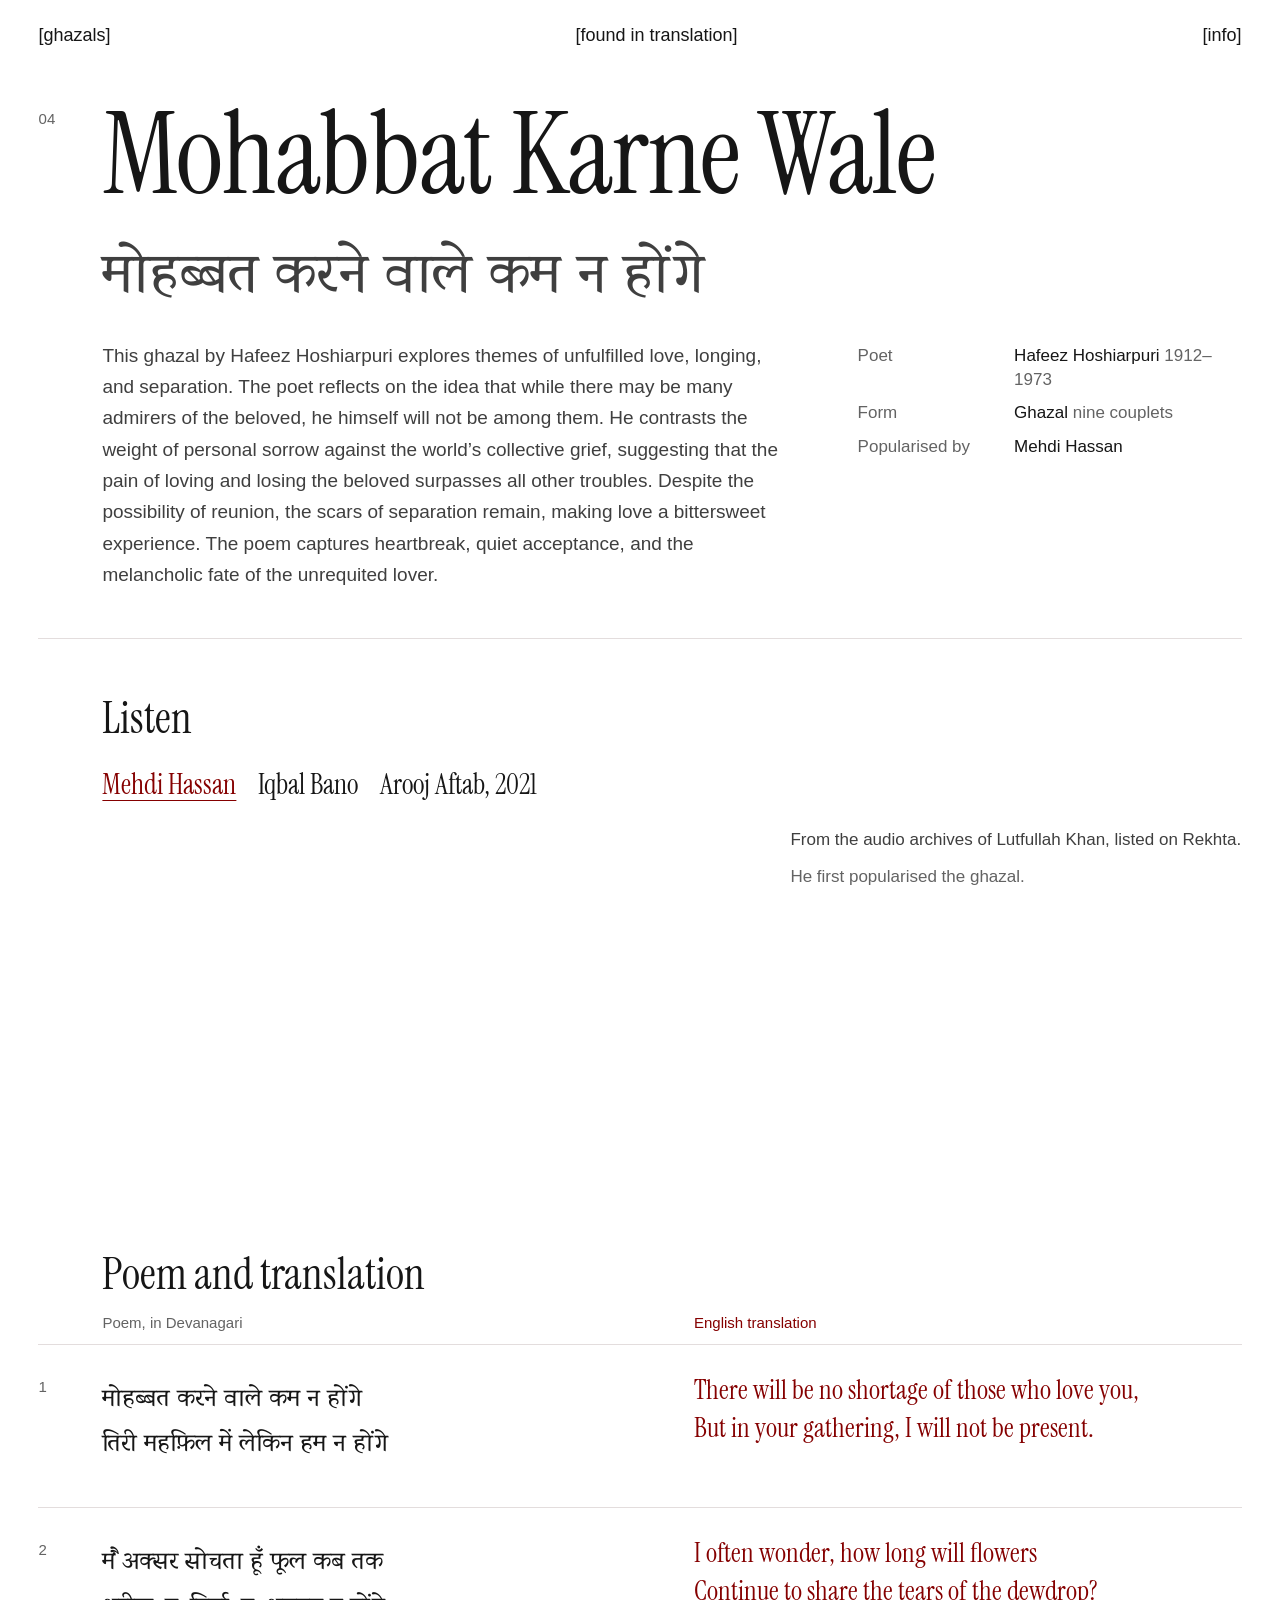
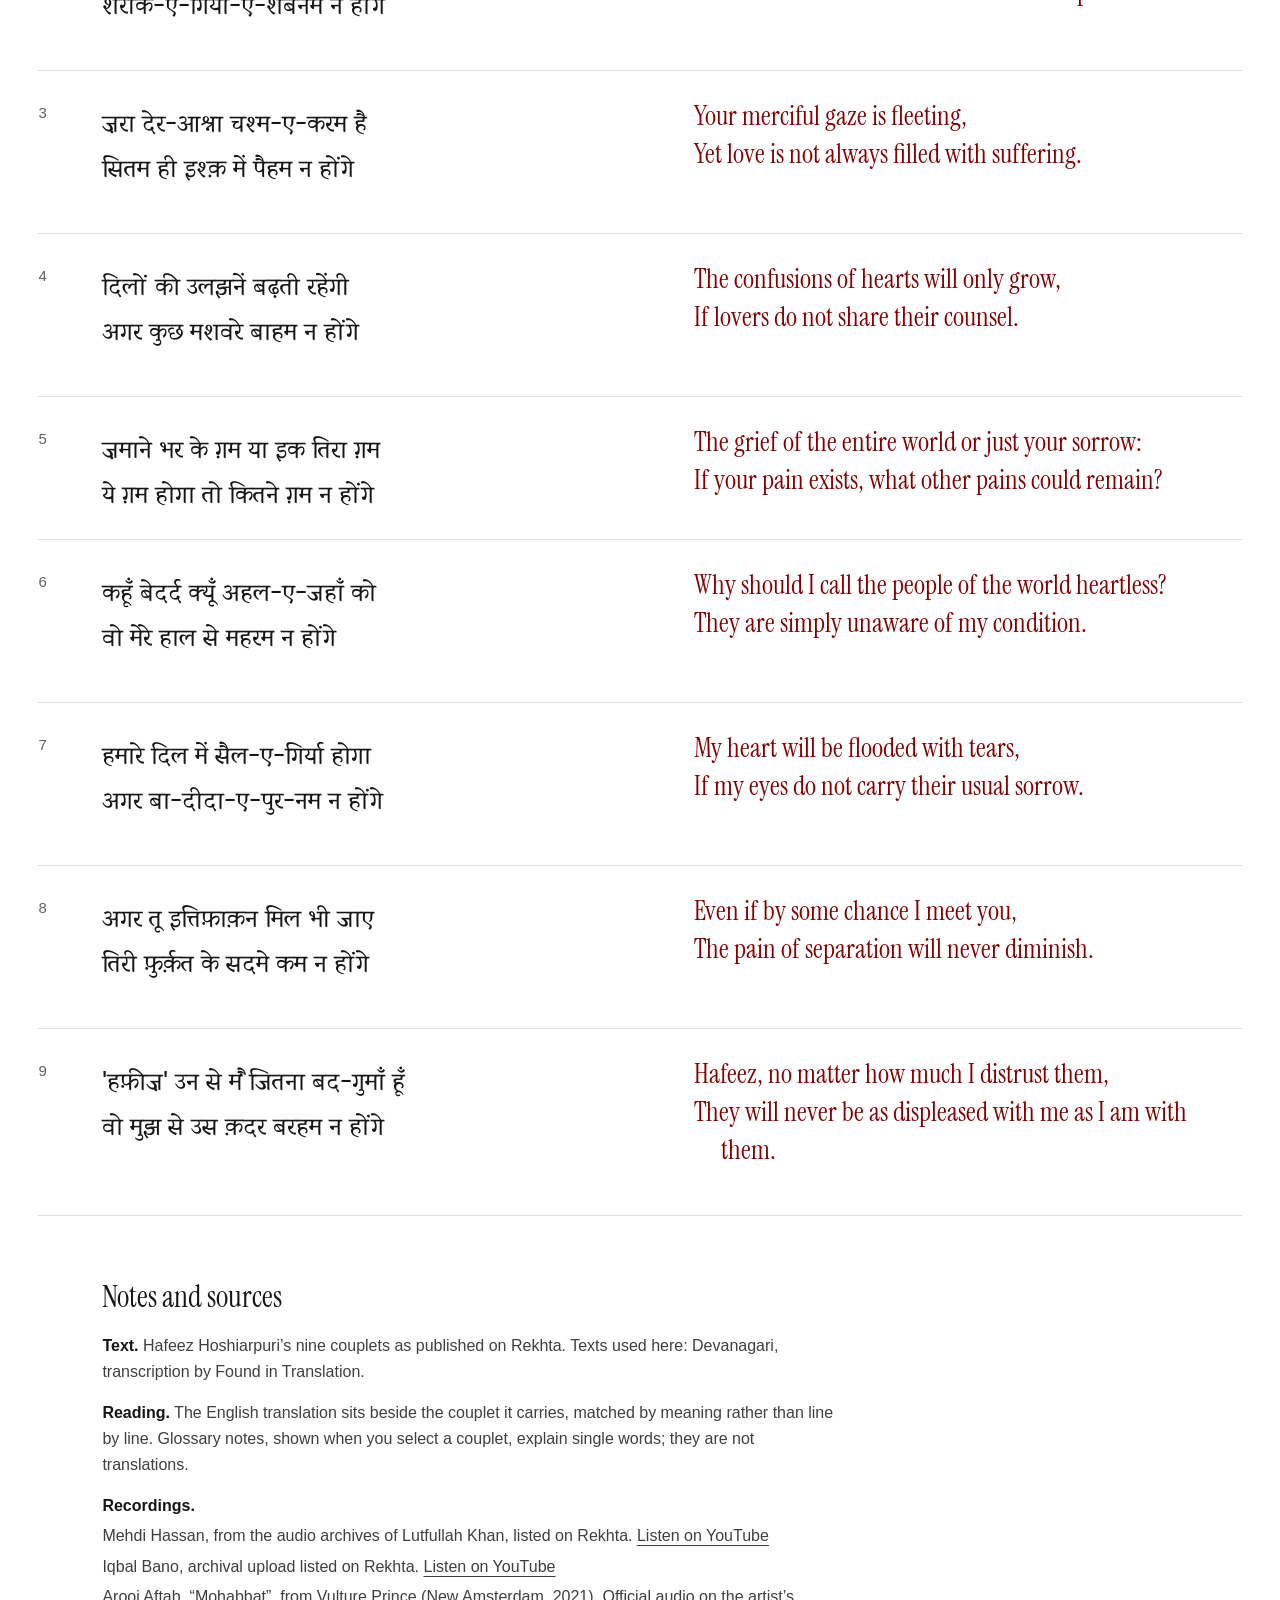
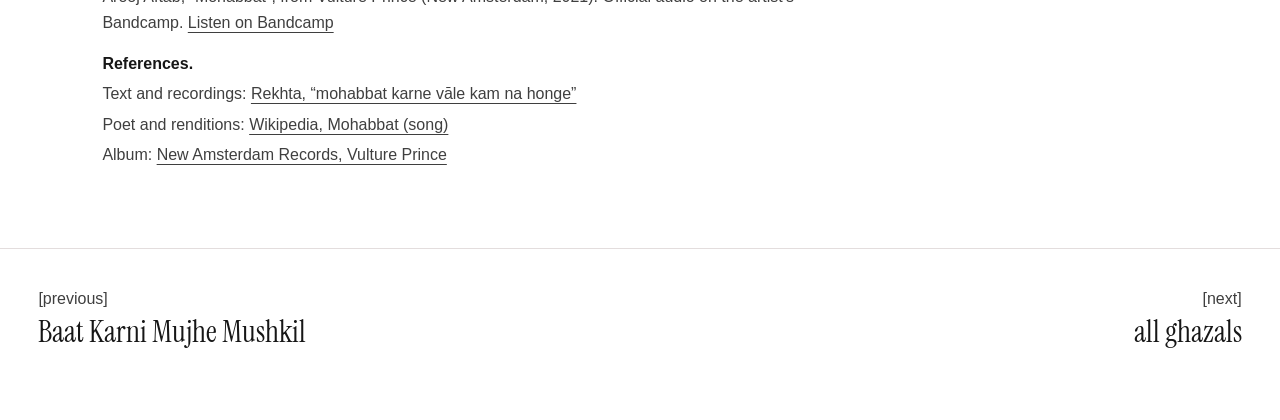
<file: mohabbat-karne-wale.html>
<!DOCTYPE html>
<html lang="en" data-script="deva" data-trans="en">
<head>
  <meta charset="UTF-8">
  <meta name="viewport" content="width=device-width, initial-scale=1.0">
  <title>Mohabbat Karne Wale | Found in Translation</title>
  <meta name="description" content="There will be no shortage of those who love you, but I will not be among them. A ghazal of separation whose sorrow, the poet suggests, outweighs the grief of the whole world.">
  <script>document.documentElement.classList.add("js");</script>
  <link rel="preconnect" href="https://fonts.googleapis.com">
  <link rel="preconnect" href="https://fonts.gstatic.com" crossorigin>
  <link href="https://fonts.googleapis.com/css2?family=Instrument+Serif:ital@0;1&family=Sumana:wght@400;700&display=swap" rel="stylesheet">
  <link rel="stylesheet" href="style.css">
  <!--
    Generated from content/mohabbat-karne-wale.json by tools/build.py. Edit the JSON, then rebuild.
    Internal notes (not displayed):
    - Poet corrected from 'Hafeez Jalandhari' to Hafeez Hoshiarpuri (Rekhta, Wikipedia).
    - Arooj Aftab sings three couplets (Wikipedia); which three is not yet documented, so her map stays 'not documented'.
    - Translations of c03 and c07 loosen the source sense; author to review.
    - Which three couplets Arooj Aftab sings is not yet documented.
  -->
</head>
<body>
  <a class="skip" href="#main">Skip to content</a>
  <header class="site-nav">
    <a href="ghazals.html">[ghazals]</a>
    <a href="index.html">[found in translation]</a>
    <a href="info.html">[info]</a>
  </header>

  <main id="main" class="work">
    <header class="work-head">
      <p class="work-index" aria-label="Ghazal 4 of 4">04</p>
      <div class="work-titles">
        <h1 class="work-title">Mohabbat Karne Wale</h1>
        <p class="work-title-script"><span data-s="deva" lang="ur-Deva" dir="ltr">मोहब्बत करने वाले कम न होंगे</span></p>
      </div>
      <dl class="credits">
        <div><dt>Poet</dt><dd>Hafeez Hoshiarpuri <span class=note>1912–1973</span></dd></div>
        <div><dt>Form</dt><dd>Ghazal <span class=note>nine couplets</span></dd></div>
        <div><dt>Popularised by</dt><dd>Mehdi Hassan</dd></div>
      </dl>
      <p class="intro">This ghazal by Hafeez Hoshiarpuri explores themes of unfulfilled love, longing, and separation. The poet reflects on the idea that while there may be many admirers of the beloved, he himself will not be among them. He contrasts the weight of personal sorrow against the world’s collective grief, suggesting that the pain of loving and losing the beloved surpasses all other troubles. Despite the possibility of reunion, the scars of separation remain, making love a bittersweet experience. The poem captures heartbreak, quiet acceptance, and the melancholic fate of the unrequited lover.</p>
    </header>

    <section class="section listen" aria-labelledby="listen-h">
      <h2 class="section-title" id="listen-h">Listen</h2>
      <fieldset class="choice renditions"><legend class="visually-hidden">Recording</legend><div class="choice-options"><label><input type="radio" name="rendition" value="mehdi-hassan" checked><span>Mehdi Hassan</span></label><label><input type="radio" name="rendition" value="iqbal-bano"><span>Iqbal Bano</span></label><label><input type="radio" name="rendition" value="arooj-aftab"><span>Arooj Aftab, 2021</span></label></div></fieldset>
      <div class="recording">
        <div class="now" aria-live="polite"></div>
        <div class="player"></div>
      </div>
      <script type="application/json" id="performance-data">[{"id": "mehdi-hassan", "label": "Mehdi Hassan", "performer": "Mehdi Hassan", "context": "from the audio archives of Lutfullah Khan, listed on Rekhta", "about": "He first popularised the ghazal.", "player": {"type": "youtube", "id": "pgO6l1deNzU"}}, {"id": "iqbal-bano", "label": "Iqbal Bano", "performer": "Iqbal Bano", "context": "archival upload listed on Rekhta", "player": {"type": "youtube", "id": "81tUtM_OglY"}}, {"id": "arooj-aftab", "label": "Arooj Aftab, 2021", "performer": "Arooj Aftab", "context": "“Mohabbat”, from Vulture Prince (New Amsterdam, 2021). Official audio on the artist’s Bandcamp", "about": "Grammy, Best Global Music Performance. She sings three of the nine couplets.", "player": {"type": "bandcamp", "track": "332579873", "href": "https://aroojaftab.bandcamp.com/track/mohabbat"}}]</script>
    </section>

    <section class="section read" aria-labelledby="read-h">
      <div class="read-head">
        <h2 class="section-title" id="read-h">Poem and translation</h2>
        <div class="controls"></div>
      </div>
      <div class="columns-label" aria-hidden="true"><span><span data-s="deva">Poem, in Devanagari</span></span><span class="tr-label"><span data-t="en">English translation</span></span></div>
      <ol class="couplets">
      <li class="couplet" id="c01" aria-label="couplet 1">
        <span class="c-num" aria-hidden="true">1</span>
        <div class="src">
          <p data-s="deva" lang="ur-Deva" dir="ltr"><span class="l">मोहब्बत करने वाले कम न होंगे</span><span class="l">तिरी महफ़िल में लेकिन हम न होंगे</span></p>
        </div>
        <div class="tr">
          <p data-t="en" lang="en"><span class="l">There will be no shortage of those who love you,</span><span class="l">But in your gathering, I will not be present.</span></p>
        </div>
        <div class="gloss"><dl aria-label="Glossary"><div><dt><span class="term" data-s="deva" lang="ur-Deva" dir="ltr">महफ़िल</span><span class="tl" lang="ur-Latn">mehfil</span></dt><dd>gathering</dd></div></dl></div>
      </li>
      <li class="couplet" id="c02" aria-label="couplet 2">
        <span class="c-num" aria-hidden="true">2</span>
        <div class="src">
          <p data-s="deva" lang="ur-Deva" dir="ltr"><span class="l">मैं अक्सर सोचता हूँ फूल कब तक</span><span class="l">शरीक-ए-गिर्या-ए-शबनम न होंगे</span></p>
        </div>
        <div class="tr">
          <p data-t="en" lang="en"><span class="l">I often wonder, how long will flowers</span><span class="l">Continue to share the tears of the dewdrop?</span></p>
        </div>
        <div class="gloss"><dl aria-label="Glossary"><div><dt><span class="term" data-s="deva" lang="ur-Deva" dir="ltr">शरीक-ए-गिर्या-ए-शबनम</span><span class="tl" lang="ur-Latn">sharīk-e-giryā-e-shabnam</span></dt><dd>partners in the weeping of the dew</dd></div></dl></div>
      </li>
      <li class="couplet" id="c03" aria-label="couplet 3">
        <span class="c-num" aria-hidden="true">3</span>
        <div class="src">
          <p data-s="deva" lang="ur-Deva" dir="ltr"><span class="l">ज़रा देर-आश्ना चश्म-ए-करम है</span><span class="l">सितम ही इश्क़ में पैहम न होंगे</span></p>
        </div>
        <div class="tr">
          <p data-t="en" lang="en"><span class="l">Your merciful gaze is fleeting,</span><span class="l">Yet love is not always filled with suffering.</span></p>
        </div>
        <div class="gloss"><dl aria-label="Glossary"><div><dt><span class="term" data-s="deva" lang="ur-Deva" dir="ltr">देर-आश्ना</span><span class="tl" lang="ur-Latn">der-āshnā</span></dt><dd>slow to warm, late to recognise</dd></div><div><dt><span class="term" data-s="deva" lang="ur-Deva" dir="ltr">पैहम</span><span class="tl" lang="ur-Latn">paiham</span></dt><dd>unceasing</dd></div></dl></div>
      </li>
      <li class="couplet" id="c04" aria-label="couplet 4">
        <span class="c-num" aria-hidden="true">4</span>
        <div class="src">
          <p data-s="deva" lang="ur-Deva" dir="ltr"><span class="l">दिलों की उलझनें बढ़ती रहेंगी</span><span class="l">अगर कुछ मशवरे बाहम न होंगे</span></p>
        </div>
        <div class="tr">
          <p data-t="en" lang="en"><span class="l">The confusions of hearts will only grow,</span><span class="l">If lovers do not share their counsel.</span></p>
        </div>
        <div class="gloss"><dl aria-label="Glossary"><div><dt><span class="term" data-s="deva" lang="ur-Deva" dir="ltr">बाहम</span><span class="tl" lang="ur-Latn">bāham</span></dt><dd>together, mutual</dd></div></dl></div>
      </li>
      <li class="couplet" id="c05" aria-label="couplet 5">
        <span class="c-num" aria-hidden="true">5</span>
        <div class="src">
          <p data-s="deva" lang="ur-Deva" dir="ltr"><span class="l">ज़माने भर के ग़म या इक तिरा ग़म</span><span class="l">ये ग़म होगा तो कितने ग़म न होंगे</span></p>
        </div>
        <div class="tr">
          <p data-t="en" lang="en"><span class="l">The grief of the entire world or just your sorrow:</span><span class="l">If your pain exists, what other pains could remain?</span></p>
        </div>
      </li>
      <li class="couplet" id="c06" aria-label="couplet 6">
        <span class="c-num" aria-hidden="true">6</span>
        <div class="src">
          <p data-s="deva" lang="ur-Deva" dir="ltr"><span class="l">कहूँ बेदर्द क्यूँ अहल-ए-जहाँ को</span><span class="l">वो मेरे हाल से महरम न होंगे</span></p>
        </div>
        <div class="tr">
          <p data-t="en" lang="en"><span class="l">Why should I call the people of the world heartless?</span><span class="l">They are simply unaware of my condition.</span></p>
        </div>
        <div class="gloss"><dl aria-label="Glossary"><div><dt><span class="term" data-s="deva" lang="ur-Deva" dir="ltr">अहल-ए-जहाँ</span><span class="tl" lang="ur-Latn">ahl-e-jahāṅ</span></dt><dd>the people of the world</dd></div><div><dt><span class="term" data-s="deva" lang="ur-Deva" dir="ltr">महरम</span><span class="tl" lang="ur-Latn">mahram</span></dt><dd>intimate with, privy to</dd></div></dl></div>
      </li>
      <li class="couplet" id="c07" aria-label="couplet 7">
        <span class="c-num" aria-hidden="true">7</span>
        <div class="src">
          <p data-s="deva" lang="ur-Deva" dir="ltr"><span class="l">हमारे दिल में सैल-ए-गिर्या होगा</span><span class="l">अगर बा-दीदा-ए-पुर-नम न होंगे</span></p>
        </div>
        <div class="tr">
          <p data-t="en" lang="en"><span class="l">My heart will be flooded with tears,</span><span class="l">If my eyes do not carry their usual sorrow.</span></p>
        </div>
        <div class="gloss"><dl aria-label="Glossary"><div><dt><span class="term" data-s="deva" lang="ur-Deva" dir="ltr">सैल-ए-गिर्या</span><span class="tl" lang="ur-Latn">sail-e-giryā</span></dt><dd>a flood of weeping</dd></div><div><dt><span class="term" data-s="deva" lang="ur-Deva" dir="ltr">दीदा-ए-पुर-नम</span><span class="tl" lang="ur-Latn">dīda-e-pur-nam</span></dt><dd>tear-filled eyes</dd></div></dl></div>
      </li>
      <li class="couplet" id="c08" aria-label="couplet 8">
        <span class="c-num" aria-hidden="true">8</span>
        <div class="src">
          <p data-s="deva" lang="ur-Deva" dir="ltr"><span class="l">अगर तू इत्तिफ़ाक़न मिल भी जाए</span><span class="l">तिरी फ़ुर्क़त के सदमे कम न होंगे</span></p>
        </div>
        <div class="tr">
          <p data-t="en" lang="en"><span class="l">Even if by some chance I meet you,</span><span class="l">The pain of separation will never diminish.</span></p>
        </div>
        <div class="gloss"><dl aria-label="Glossary"><div><dt><span class="term" data-s="deva" lang="ur-Deva" dir="ltr">इत्तिफ़ाक़न</span><span class="tl" lang="ur-Latn">ittifāqan</span></dt><dd>by chance</dd></div><div><dt><span class="term" data-s="deva" lang="ur-Deva" dir="ltr">फ़ुर्क़त</span><span class="tl" lang="ur-Latn">furqat</span></dt><dd>separation</dd></div></dl></div>
      </li>
      <li class="couplet" id="c09" aria-label="couplet 9">
        <span class="c-num" aria-hidden="true">9</span>
        <div class="src">
          <p data-s="deva" lang="ur-Deva" dir="ltr"><span class="l">'हफ़ीज़' उन से मैं जितना बद-गुमाँ हूँ</span><span class="l">वो मुझ से उस क़दर बरहम न होंगे</span></p>
        </div>
        <div class="tr">
          <p data-t="en" lang="en"><span class="l">Hafeez, no matter how much I distrust them,</span><span class="l">They will never be as displeased with me as I am with them.</span></p>
        </div>
        <div class="gloss"><dl aria-label="Glossary"><div><dt><span class="term" data-s="deva" lang="ur-Deva" dir="ltr">'हफ़ीज़'</span><span class="tl" lang="ur-Latn">Hafeez</span></dt><dd>the poet’s pen name, signed into the last couplet</dd></div><div><dt><span class="term" data-s="deva" lang="ur-Deva" dir="ltr">बद-गुमाँ</span><span class="tl" lang="ur-Latn">bad-gumāṅ</span></dt><dd>suspicious, mistrustful</dd></div><div><dt><span class="term" data-s="deva" lang="ur-Deva" dir="ltr">बरहम</span><span class="tl" lang="ur-Latn">barham</span></dt><dd>angry, put out</dd></div></dl></div>
      </li>
      </ol>
    </section>


    <section class="section endnotes" aria-labelledby="notes-h">
      <h2 class="section-title" id="notes-h">Notes and sources</h2>
      <p><b>Text.</b> Hafeez Hoshiarpuri’s nine couplets as published on Rekhta. Texts used here: Devanagari, transcription by Found in Translation.</p>
      <p><b>Reading.</b> The English translation sits beside the couplet it carries, matched by meaning rather than line by line. Glossary notes, shown when you select a couplet, explain single words; they are not translations.</p>
      <div><b>Recordings.</b>
        <ul>
          <li>Mehdi Hassan, from the audio archives of Lutfullah Khan, listed on Rekhta. <a href="https://www.youtube.com/watch?v=pgO6l1deNzU">Listen on YouTube</a></li>
          <li>Iqbal Bano, archival upload listed on Rekhta. <a href="https://www.youtube.com/watch?v=81tUtM_OglY">Listen on YouTube</a></li>
          <li>Arooj Aftab, “Mohabbat”, from Vulture Prince (New Amsterdam, 2021). Official audio on the artist’s Bandcamp. <a href="https://aroojaftab.bandcamp.com/track/mohabbat">Listen on Bandcamp</a></li>
        </ul>
      </div>
      <div><b>References.</b>
        <ul>
          <li>Text and recordings: <a href="https://www.rekhta.org/ghazals/mohabbat-karne-vaale-kam-na-honge-hafeez-hoshiarpuri-ghazals">Rekhta, “mohabbat karne vāle kam na honge”</a></li>
          <li>Poet and renditions: <a href="https://en.wikipedia.org/wiki/Mohabbat_(song)">Wikipedia, Mohabbat (song)</a></li>
          <li>Album: <a href="https://www.newamrecords.org/albums/vulture-prince-arooj-aftab">New Amsterdam Records, Vulture Prince</a></li>
        </ul>
      </div>
    </section>
  </main>

  <nav class="pager" aria-label="Previous and next">
    <a class="prev" href="baat-karni-mujhe-mushkil.html" rel="prev"><span class="dir">[previous]</span><span class="to">Baat Karni Mujhe Mushkil</span></a>
    <a class="next" href="ghazals.html" rel="next"><span class="dir">[next]</span><span class="to">all ghazals</span></a>
  </nav>

  <script src="ghazal.js" defer></script>
</body>
</html>
</file>
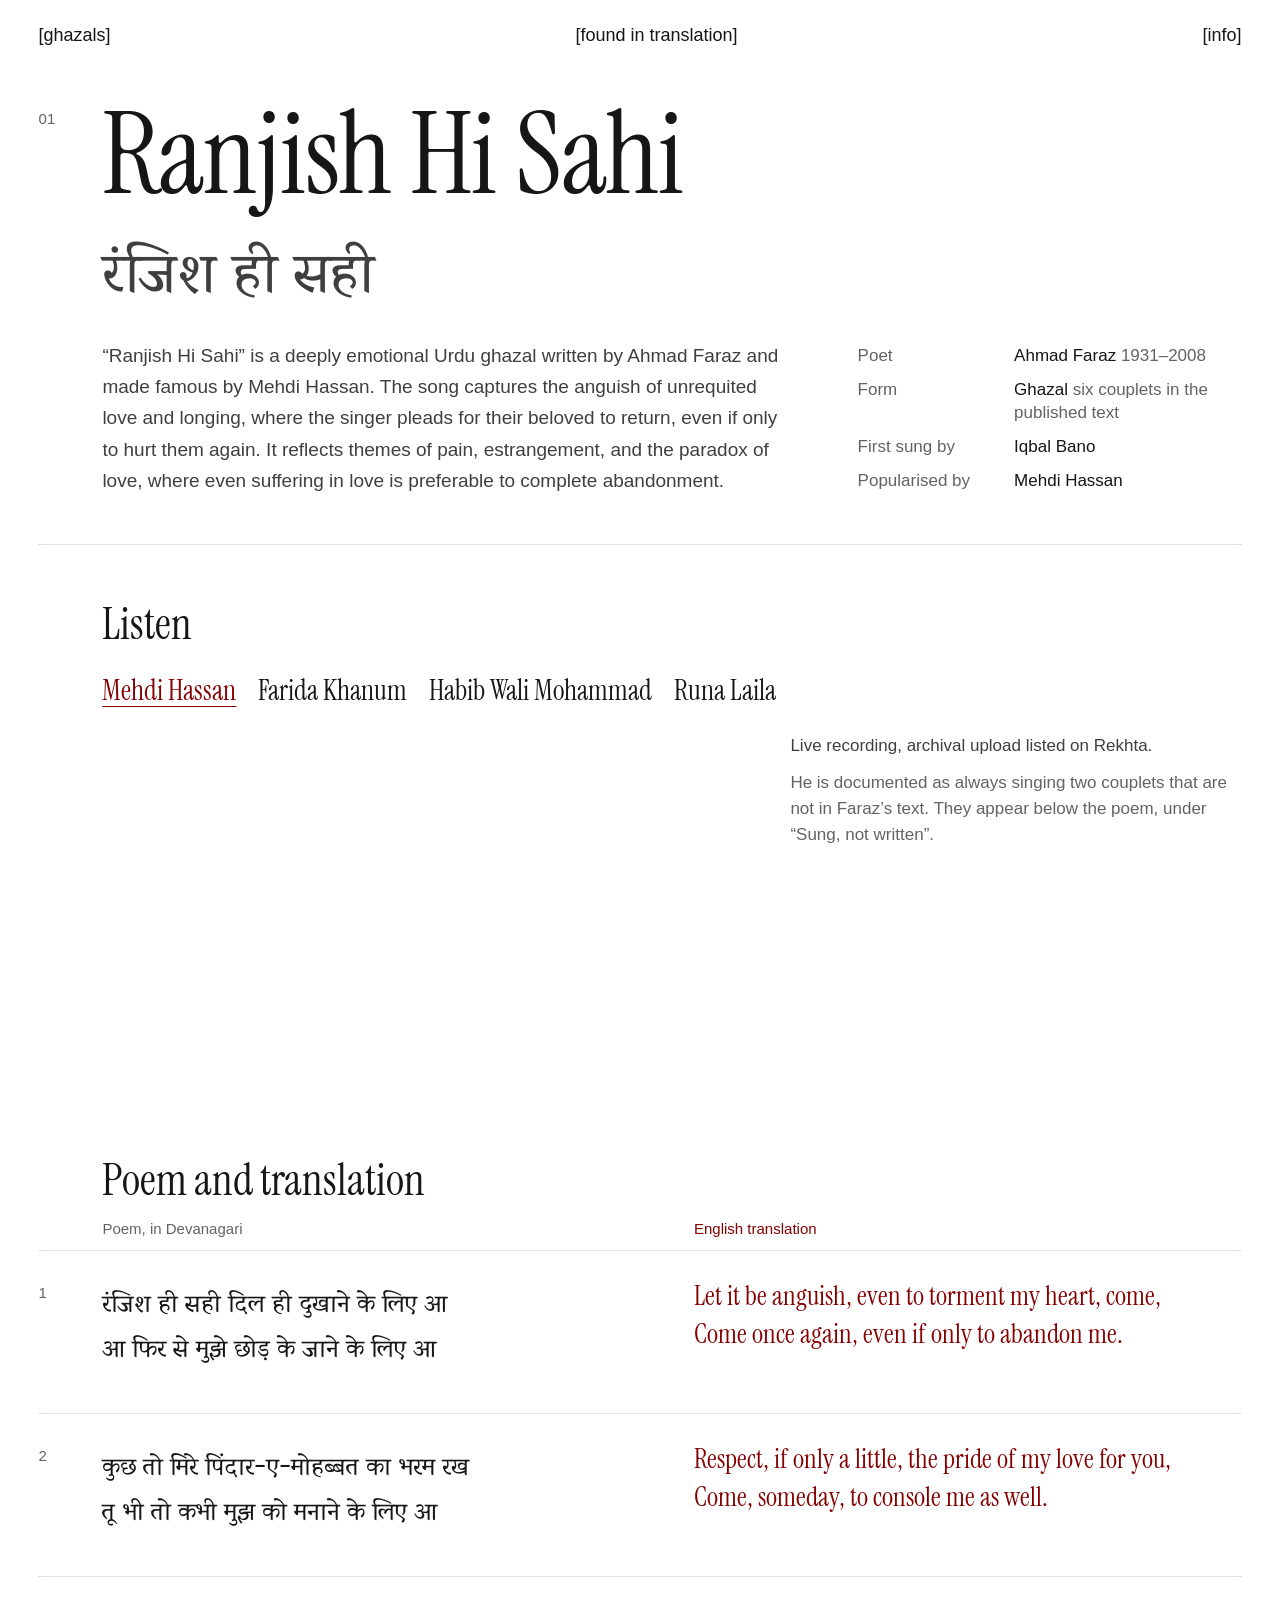
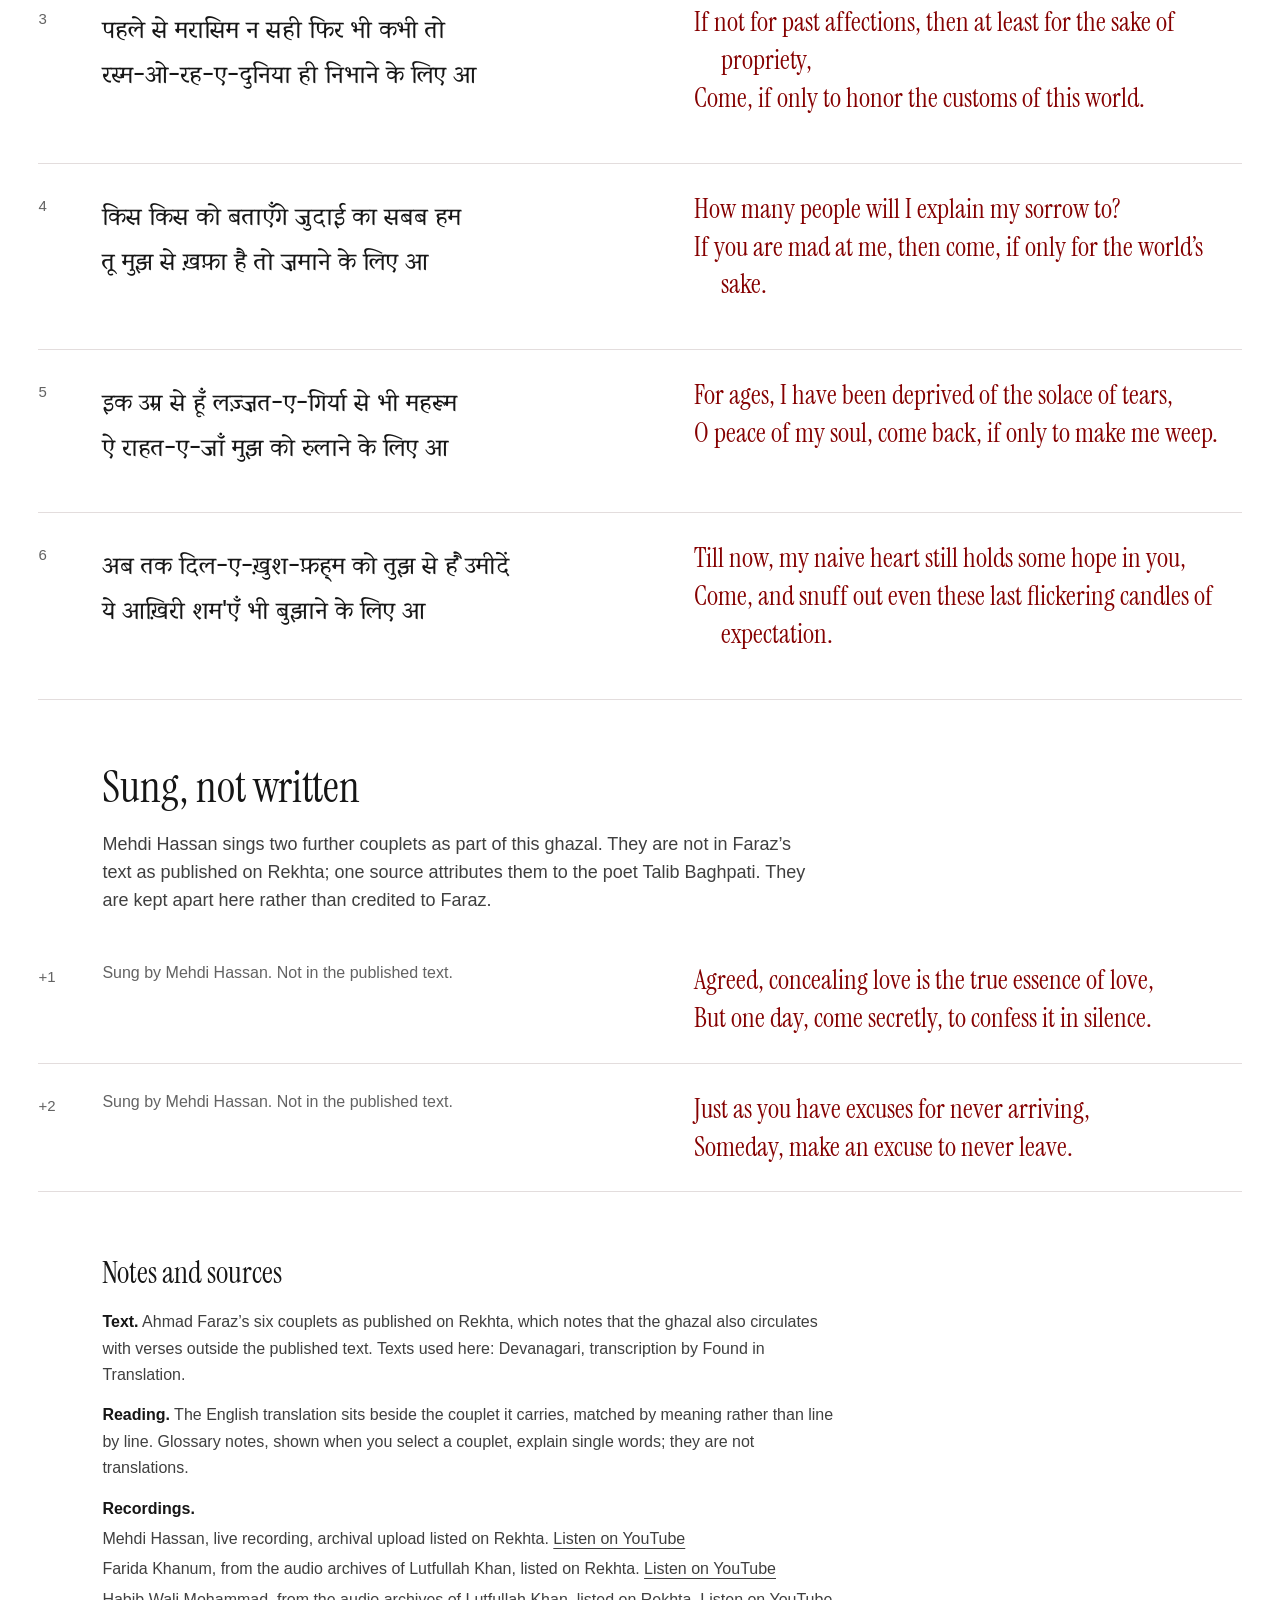
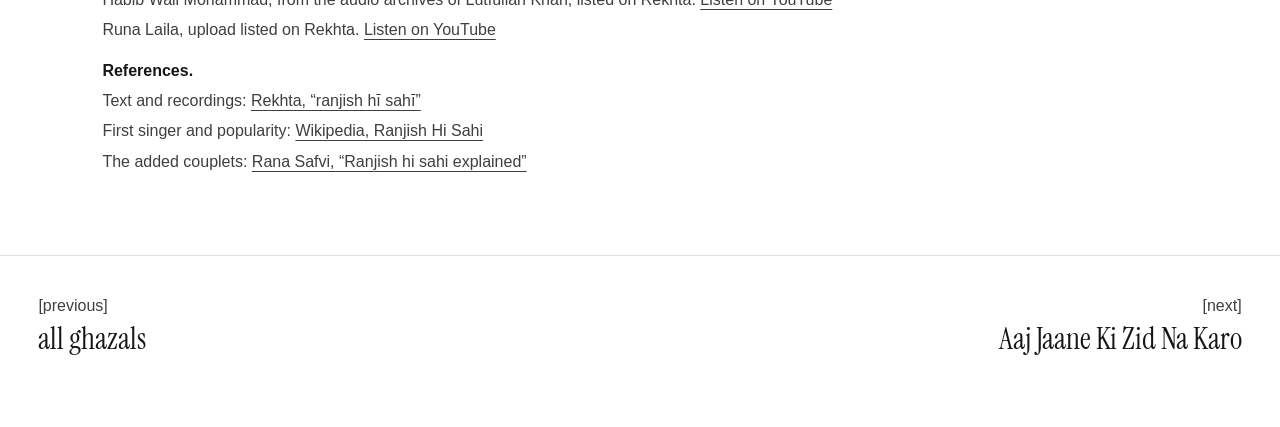
<file: ranjish-hi-sahi.html>
<!DOCTYPE html>
<html lang="en" data-script="deva" data-trans="en">
<head>
  <meta charset="UTF-8">
  <meta name="viewport" content="width=device-width, initial-scale=1.0">
  <title>Ranjish Hi Sahi | Found in Translation</title>
  <meta name="description" content="“Ranjish Hi Sahi” is a deeply emotional Urdu ghazal written by Ahmad Faraz and made famous by Mehdi Hassan. The song captures the anguish of unrequited love and longing, where the singer pleads for their beloved to return, even if only to hurt them again.">
  <script>document.documentElement.classList.add("js");</script>
  <link rel="preconnect" href="https://fonts.googleapis.com">
  <link rel="preconnect" href="https://fonts.gstatic.com" crossorigin>
  <link href="https://fonts.googleapis.com/css2?family=Instrument+Serif:ital@0;1&family=Sumana:wght@400;700&display=swap" rel="stylesheet">
  <link rel="stylesheet" href="style.css">
  <!--
    Generated from content/ranjish-hi-sahi.json by tools/build.py. Edit the JSON, then rebuild.
    Internal notes (not displayed):
    - Original page listed translations in the order c01, c03, c04, c02, c05, c06, a01, a02. Unverified whether this follows a specific Mehdi Hassan recording; if confirmed, add it as map.order for that rendition.
    - a01/a02 Urdu/Devanagari text not transcribed on this page; add only from a checked source.
    - Composer of Mehdi Hassan's setting not documented in sources consulted.
    - Translator credit shown as 'Found in Translation' pending the author's preferred name.
  -->
</head>
<body>
  <a class="skip" href="#main">Skip to content</a>
  <header class="site-nav">
    <a href="ghazals.html">[ghazals]</a>
    <a href="index.html">[found in translation]</a>
    <a href="info.html">[info]</a>
  </header>

  <main id="main" class="work">
    <header class="work-head">
      <p class="work-index" aria-label="Ghazal 1 of 4">01</p>
      <div class="work-titles">
        <h1 class="work-title">Ranjish Hi Sahi</h1>
        <p class="work-title-script"><span data-s="deva" lang="ur-Deva" dir="ltr">रंजिश ही सही</span></p>
      </div>
      <dl class="credits">
        <div><dt>Poet</dt><dd>Ahmad Faraz <span class=note>1931–2008</span></dd></div>
        <div><dt>Form</dt><dd>Ghazal <span class=note>six couplets in the published text</span></dd></div>
        <div><dt>First sung by</dt><dd>Iqbal Bano</dd></div>
        <div><dt>Popularised by</dt><dd>Mehdi Hassan</dd></div>
      </dl>
      <p class="intro">“Ranjish Hi Sahi” is a deeply emotional Urdu ghazal written by Ahmad Faraz and made famous by Mehdi Hassan. The song captures the anguish of unrequited love and longing, where the singer pleads for their beloved to return, even if only to hurt them again. It reflects themes of pain, estrangement, and the paradox of love, where even suffering in love is preferable to complete abandonment.</p>
    </header>

    <section class="section listen" aria-labelledby="listen-h">
      <h2 class="section-title" id="listen-h">Listen</h2>
      <fieldset class="choice renditions"><legend class="visually-hidden">Recording</legend><div class="choice-options"><label><input type="radio" name="rendition" value="mehdi-hassan" checked><span>Mehdi Hassan</span></label><label><input type="radio" name="rendition" value="farida-khanum"><span>Farida Khanum</span></label><label><input type="radio" name="rendition" value="habib-wali-mohammad"><span>Habib Wali Mohammad</span></label><label><input type="radio" name="rendition" value="runa-laila"><span>Runa Laila</span></label></div></fieldset>
      <div class="recording">
        <div class="now" aria-live="polite"></div>
        <div class="player"></div>
      </div>
      <script type="application/json" id="performance-data">[{"id": "mehdi-hassan", "label": "Mehdi Hassan", "performer": "Mehdi Hassan", "context": "live recording, archival upload listed on Rekhta", "about": "He is documented as always singing two couplets that are not in Faraz’s text. They appear below the poem, under “Sung, not written”.", "player": {"type": "youtube", "id": "p8jP7EtrcwI"}}, {"id": "farida-khanum", "label": "Farida Khanum", "performer": "Farida Khanum", "context": "from the audio archives of Lutfullah Khan, listed on Rekhta", "player": {"type": "youtube", "id": "GsJColGDQ64"}}, {"id": "habib-wali-mohammad", "label": "Habib Wali Mohammad", "performer": "Habib Wali Mohammad", "context": "from the audio archives of Lutfullah Khan, listed on Rekhta", "player": {"type": "youtube", "id": "SfPQbsBhVZ0"}}, {"id": "runa-laila", "label": "Runa Laila", "performer": "Runa Laila", "context": "upload listed on Rekhta", "player": {"type": "youtube", "id": "lUtUqD-9Yf4"}}]</script>
    </section>

    <section class="section read" aria-labelledby="read-h">
      <div class="read-head">
        <h2 class="section-title" id="read-h">Poem and translation</h2>
        <div class="controls"></div>
      </div>
      <div class="columns-label" aria-hidden="true"><span><span data-s="deva">Poem, in Devanagari</span></span><span class="tr-label"><span data-t="en">English translation</span></span></div>
      <ol class="couplets">
      <li class="couplet" id="c01" aria-label="couplet 1">
        <span class="c-num" aria-hidden="true">1</span>
        <div class="src">
          <p data-s="deva" lang="ur-Deva" dir="ltr"><span class="l">रंजिश ही सही दिल ही दुखाने के लिए आ</span><span class="l">आ फिर से मुझे छोड़ के जाने के लिए आ</span></p>
        </div>
        <div class="tr">
          <p data-t="en" lang="en"><span class="l">Let it be anguish, even to torment my heart, come,</span><span class="l">Come once again, even if only to abandon me.</span></p>
        </div>
        <div class="gloss"><dl aria-label="Glossary"><div><dt><span class="term" data-s="deva" lang="ur-Deva" dir="ltr">रंजिश</span><span class="tl" lang="ur-Latn">ranjish</span></dt><dd>resentment, estrangement</dd></div></dl></div>
      </li>
      <li class="couplet" id="c02" aria-label="couplet 2">
        <span class="c-num" aria-hidden="true">2</span>
        <div class="src">
          <p data-s="deva" lang="ur-Deva" dir="ltr"><span class="l">कुछ तो मिरे पिंदार-ए-मोहब्बत का भरम रख</span><span class="l">तू भी तो कभी मुझ को मनाने के लिए आ</span></p>
        </div>
        <div class="tr">
          <p data-t="en" lang="en"><span class="l">Respect, if only a little, the pride of my love for you,</span><span class="l">Come, someday, to console me as well.</span></p>
        </div>
        <div class="gloss"><dl aria-label="Glossary"><div><dt><span class="term" data-s="deva" lang="ur-Deva" dir="ltr">पिंदार-ए-मोहब्बत</span><span class="tl" lang="ur-Latn">pindār-e-mohabbat</span></dt><dd>the pride, the self-regard, of love</dd></div><div><dt><span class="term" data-s="deva" lang="ur-Deva" dir="ltr">भरम</span><span class="tl" lang="ur-Latn">bharam</span></dt><dd>an appearance kept up; dignity</dd></div></dl></div>
      </li>
      <li class="couplet" id="c03" aria-label="couplet 3">
        <span class="c-num" aria-hidden="true">3</span>
        <div class="src">
          <p data-s="deva" lang="ur-Deva" dir="ltr"><span class="l">पहले से मरासिम न सही फिर भी कभी तो</span><span class="l">रस्म-ओ-रह-ए-दुनिया ही निभाने के लिए आ</span></p>
        </div>
        <div class="tr">
          <p data-t="en" lang="en"><span class="l">If not for past affections, then at least for the sake of propriety,</span><span class="l">Come, if only to honor the customs of this world.</span></p>
        </div>
        <div class="gloss"><dl aria-label="Glossary"><div><dt><span class="term" data-s="deva" lang="ur-Deva" dir="ltr">मरासिम</span><span class="tl" lang="ur-Latn">marāsim</span></dt><dd>ties, relations</dd></div><div><dt><span class="term" data-s="deva" lang="ur-Deva" dir="ltr">रस्म-ओ-रह-ए-दुनिया</span><span class="tl" lang="ur-Latn">rasm-o-rah-e-duniyā</span></dt><dd>the customs and ways of the world</dd></div></dl></div>
      </li>
      <li class="couplet" id="c04" aria-label="couplet 4">
        <span class="c-num" aria-hidden="true">4</span>
        <div class="src">
          <p data-s="deva" lang="ur-Deva" dir="ltr"><span class="l">किस किस को बताएँगे जुदाई का सबब हम</span><span class="l">तू मुझ से ख़फ़ा है तो ज़माने के लिए आ</span></p>
        </div>
        <div class="tr">
          <p data-t="en" lang="en"><span class="l">How many people will I explain my sorrow to?</span><span class="l">If you are mad at me, then come, if only for the world’s sake.</span></p>
        </div>
        <div class="gloss"><dl aria-label="Glossary"><div><dt><span class="term" data-s="deva" lang="ur-Deva" dir="ltr">सबब</span><span class="tl" lang="ur-Latn">sabab</span></dt><dd>cause, reason</dd></div><div><dt><span class="term" data-s="deva" lang="ur-Deva" dir="ltr">ज़माना</span><span class="tl" lang="ur-Latn">zamāna</span></dt><dd>the world, people at large</dd></div></dl></div>
      </li>
      <li class="couplet" id="c05" aria-label="couplet 5">
        <span class="c-num" aria-hidden="true">5</span>
        <div class="src">
          <p data-s="deva" lang="ur-Deva" dir="ltr"><span class="l">इक उम्र से हूँ लज़्ज़त-ए-गिर्या से भी महरूम</span><span class="l">ऐ राहत-ए-जाँ मुझ को रुलाने के लिए आ</span></p>
        </div>
        <div class="tr">
          <p data-t="en" lang="en"><span class="l">For ages, I have been deprived of the solace of tears,</span><span class="l">O peace of my soul, come back, if only to make me weep.</span></p>
        </div>
        <div class="gloss"><dl aria-label="Glossary"><div><dt><span class="term" data-s="deva" lang="ur-Deva" dir="ltr">लज़्ज़त-ए-गिर्या</span><span class="tl" lang="ur-Latn">lazzat-e-giryā</span></dt><dd>the pleasure of weeping</dd></div><div><dt><span class="term" data-s="deva" lang="ur-Deva" dir="ltr">महरूम</span><span class="tl" lang="ur-Latn">mahrūm</span></dt><dd>deprived</dd></div><div><dt><span class="term" data-s="deva" lang="ur-Deva" dir="ltr">राहत-ए-जाँ</span><span class="tl" lang="ur-Latn">rāhat-e-jāṅ</span></dt><dd>comfort of my life: the beloved</dd></div></dl></div>
      </li>
      <li class="couplet" id="c06" aria-label="couplet 6">
        <span class="c-num" aria-hidden="true">6</span>
        <div class="src">
          <p data-s="deva" lang="ur-Deva" dir="ltr"><span class="l">अब तक दिल-ए-ख़ुश-फ़ह्‌म को तुझ से हैं उमीदें</span><span class="l">ये आख़िरी शम'एँ भी बुझाने के लिए आ</span></p>
        </div>
        <div class="tr">
          <p data-t="en" lang="en"><span class="l">Till now, my naive heart still holds some hope in you,</span><span class="l">Come, and snuff out even these last flickering candles of expectation.</span></p>
        </div>
        <div class="gloss"><dl aria-label="Glossary"><div><dt><span class="term" data-s="deva" lang="ur-Deva" dir="ltr">दिल-ए-ख़ुश-फ़हम</span><span class="tl" lang="ur-Latn">dil-e-ḳhush-faham</span></dt><dd>a heart that believes what it hopes</dd></div></dl></div>
      </li>
      </ol>
    </section>

    <section class="section" aria-labelledby="added-h">
      <h2 class="section-title" id="added-h">Sung, not written</h2>
      <p class="aside">Mehdi Hassan sings two further couplets as part of this ghazal. They are not in Faraz’s text as published on Rekhta; one source attributes them to the poet Talib Baghpati. They are kept apart here rather than credited to Faraz.</p>
      <ol class="couplets added">
      <li class="couplet" id="a01" aria-label="couplet +1">
        <span class="c-num" aria-hidden="true">+1</span>
        <div class="src">
          <p class="text-note">Sung by Mehdi Hassan. Not in the published text.</p>
        </div>
        <div class="tr">
          <p data-t="en" lang="en"><span class="l">Agreed, concealing love is the true essence of love,</span><span class="l">But one day, come secretly, to confess it in silence.</span></p>
        </div>
      </li>
      <li class="couplet" id="a02" aria-label="couplet +2">
        <span class="c-num" aria-hidden="true">+2</span>
        <div class="src">
          <p class="text-note">Sung by Mehdi Hassan. Not in the published text.</p>
        </div>
        <div class="tr">
          <p data-t="en" lang="en"><span class="l">Just as you have excuses for never arriving,</span><span class="l">Someday, make an excuse to never leave.</span></p>
        </div>
      </li>
      </ol>
    </section>

    <section class="section endnotes" aria-labelledby="notes-h">
      <h2 class="section-title" id="notes-h">Notes and sources</h2>
      <p><b>Text.</b> Ahmad Faraz’s six couplets as published on Rekhta, which notes that the ghazal also circulates with verses outside the published text. Texts used here: Devanagari, transcription by Found in Translation.</p>
      <p><b>Reading.</b> The English translation sits beside the couplet it carries, matched by meaning rather than line by line. Glossary notes, shown when you select a couplet, explain single words; they are not translations.</p>
      <div><b>Recordings.</b>
        <ul>
          <li>Mehdi Hassan, live recording, archival upload listed on Rekhta. <a href="https://www.youtube.com/watch?v=p8jP7EtrcwI">Listen on YouTube</a></li>
          <li>Farida Khanum, from the audio archives of Lutfullah Khan, listed on Rekhta. <a href="https://www.youtube.com/watch?v=GsJColGDQ64">Listen on YouTube</a></li>
          <li>Habib Wali Mohammad, from the audio archives of Lutfullah Khan, listed on Rekhta. <a href="https://www.youtube.com/watch?v=SfPQbsBhVZ0">Listen on YouTube</a></li>
          <li>Runa Laila, upload listed on Rekhta. <a href="https://www.youtube.com/watch?v=lUtUqD-9Yf4">Listen on YouTube</a></li>
        </ul>
      </div>
      <div><b>References.</b>
        <ul>
          <li>Text and recordings: <a href="https://www.rekhta.org/ghazals/ranjish-hii-sahii-dil-hii-dukhaane-ke-liye-aa-ahmad-faraz-ghazals">Rekhta, “ranjish hī sahī”</a></li>
          <li>First singer and popularity: <a href="https://en.wikipedia.org/wiki/Ranjish_Hi_Sahi">Wikipedia, Ranjish Hi Sahi</a></li>
          <li>The added couplets: <a href="https://ranasafvi.com/ranjish-hi-sahi-explained/">Rana Safvi, “Ranjish hi sahi explained”</a></li>
        </ul>
      </div>
    </section>
  </main>

  <nav class="pager" aria-label="Previous and next">
    <a class="prev" href="ghazals.html" rel="prev"><span class="dir">[previous]</span><span class="to">all ghazals</span></a>
    <a class="next" href="aaj-jaane-ki-zid-na-karo.html" rel="next"><span class="dir">[next]</span><span class="to">Aaj Jaane Ki Zid Na Karo</span></a>
  </nav>

  <script src="ghazal.js" defer></script>
</body>
</html>
</file>
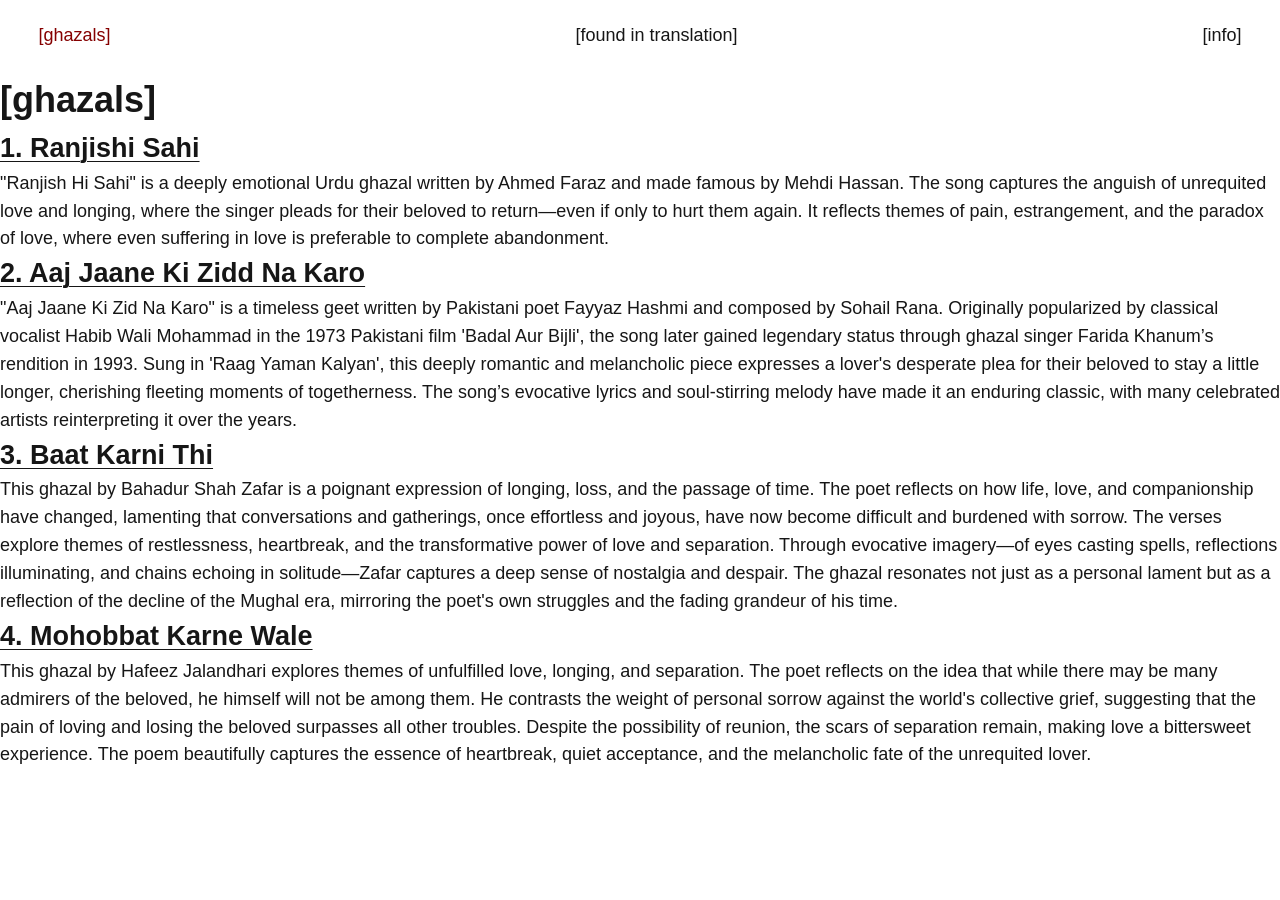
<file: song.html>
<!DOCTYPE html> 
<html lang="en">
<head>
    <meta charset="UTF-8">
    <meta name="viewport" content="width=device-width, initial-scale=1.0">
    <title>ghazals — found in translation</title>
    <meta name="description" content="a collection of ghazals &amp; their translations">
    <!-- Link previews (text only). TODO: confirm the GitHub Pages address in og:url -->
    <meta property="og:type" content="website">
    <meta property="og:site_name" content="found in translation">
    <meta property="og:title" content="ghazals">
    <meta property="og:description" content="a collection of ghazals &amp; their translations">
    <meta property="og:url" content="https://mukhs106.github.io/FoundinTranslation/song.html">
    <meta name="twitter:card" content="summary">
    <link rel="preconnect" href="https://fonts.googleapis.com">
    <link rel="preconnect" href="https://fonts.gstatic.com" crossorigin>
    <link href="https://fonts.googleapis.com/css2?family=Instrument+Serif:ital@0;1&display=swap" rel="stylesheet">
    <link rel="stylesheet" href="style.css">
    <link rel="icon" href="favicon.svg" type="image/svg+xml">
</head>
<body>
  <header>
    <nav class="site-nav" aria-label="Site">
      <a href="song.html" class="nav-link no-underline" aria-current="page">[ghazals]</a>
      <a href="index.html" class="nav-link no-underline">[found in translation]</a>
      <a href="info.html" class="nav-link no-underline">[info]</a>
    </nav>
  </header>
  <div class="content">
    <h1>[ghazals]</h1>
  </div>

  <div class="grid-container">
    <h2 class="text-1"><a href="song1.html" class="no-underline">1. Ranjishi Sahi</a></h2>
    <p class="text-1">"Ranjish Hi Sahi" is a deeply emotional Urdu ghazal written by Ahmed Faraz and made famous by Mehdi Hassan. The song captures the anguish of unrequited love and longing, where the singer pleads for their beloved to return—even if only to hurt them again. It reflects themes of pain, estrangement, and the paradox of love, where even suffering in love is preferable to complete abandonment.</p>

    <h2 class="text-2"><a href="song2.html" class="no-underline">2. Aaj Jaane Ki Zidd Na Karo</a></h2>
    <p class="text-2">"Aaj Jaane Ki Zid Na Karo" is a timeless geet written by Pakistani poet Fayyaz Hashmi and composed by Sohail Rana. 
        Originally popularized by classical vocalist Habib Wali Mohammad in the 1973 Pakistani film 'Badal Aur Bijli', 
        the song later gained legendary status through ghazal singer Farida Khanum’s rendition in 1993. 
        Sung in 'Raag Yaman Kalyan', this deeply romantic and melancholic piece expresses a lover's desperate plea for their beloved to stay a little longer, 
        cherishing fleeting moments of togetherness. The song’s evocative lyrics and soul-stirring melody have made it an enduring classic, 
        with many celebrated artists reinterpreting it over the years.</p>

    <h2 class="text-3"><a href="song3.html" class="no-underline">3. Baat Karni Thi</a></h2>
    <p class="text-3">        This ghazal by Bahadur Shah Zafar is a poignant expression of longing, loss, and the passage of time. The poet reflects on how life, love, and companionship have changed, lamenting that conversations and gatherings, once effortless and joyous, have now become difficult and burdened with sorrow. The verses explore themes of restlessness, heartbreak, and the transformative power of love and separation. Through evocative imagery—of eyes casting spells, reflections illuminating, and chains echoing in solitude—Zafar captures a deep sense of nostalgia and despair. The ghazal resonates not just as a personal lament but as a reflection of the decline of the Mughal era, mirroring the poet's own struggles and the fading grandeur of his time.
    </p>

    <h2 class="text-2"><a href="song4.html" class="no-underline">4. Mohobbat Karne Wale</a></h2>
    <p class="text-2">            This ghazal by Hafeez Jalandhari explores themes of unfulfilled love, longing, and separation. The poet reflects on the idea that while there may be many admirers of the beloved, he himself will not be among them. He contrasts the weight of personal sorrow against the world's collective grief, suggesting that the pain of loving and losing the beloved surpasses all other troubles. Despite the possibility of reunion, the scars of separation remain, making love a bittersweet experience. The poem beautifully captures the essence of heartbreak, quiet acceptance, and the melancholic fate of the unrequited lover.    </p>
</div>

  </body>
  </html>
</file>
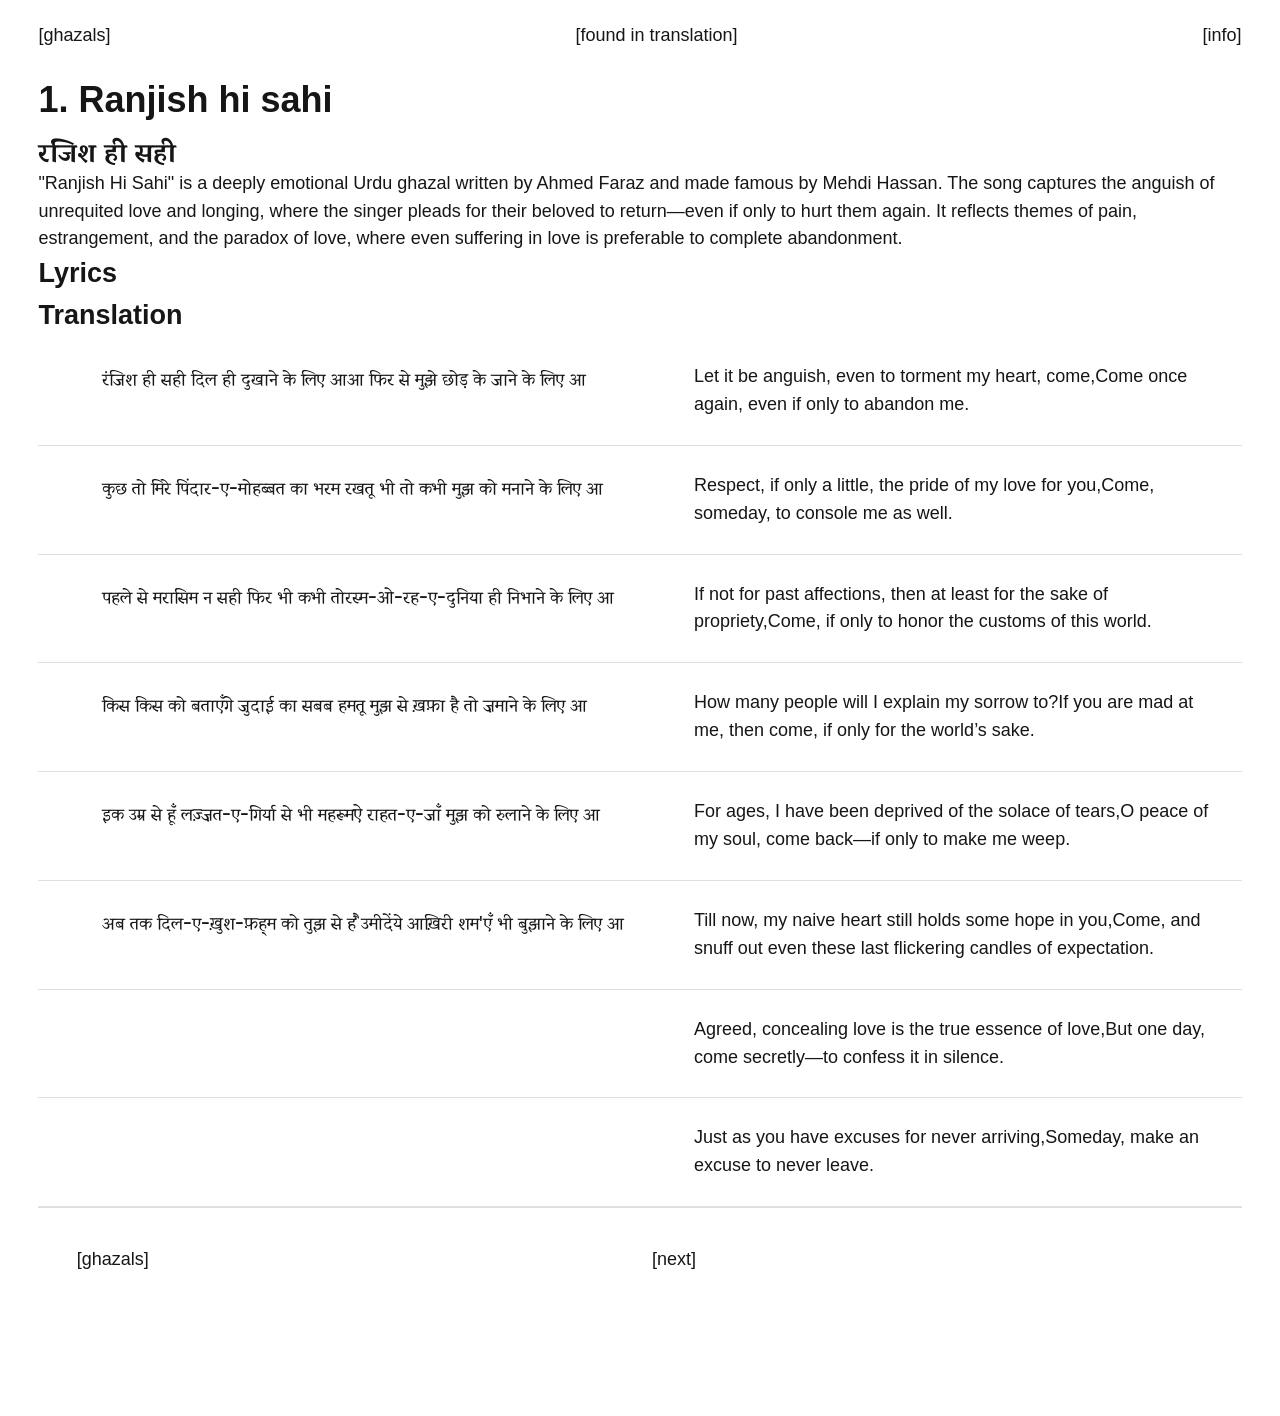
<file: song1.html>
<!DOCTYPE html> 
<html lang="en">
<head>
    <meta charset="UTF-8">
    <meta name="viewport" content="width=device-width, initial-scale=1.0">
    <title>Ranjish hi sahi — found in translation</title>
    <meta name="description" content="&quot;Ranjish Hi Sahi&quot; is a deeply emotional Urdu ghazal written by Ahmed Faraz and made famous by Mehdi Hassan. The song captures the anguish of unrequited love and longing, where the singer pleads for their beloved to return—even if only to hurt them again. It reflects themes of pain, estrangement, and the paradox of love, where even suffering in love is preferable to complete abandonment.">
    <!-- Link previews (text only). TODO: confirm the GitHub Pages address in og:url -->
    <meta property="og:type" content="website">
    <meta property="og:site_name" content="found in translation">
    <meta property="og:title" content="Ranjish hi sahi">
    <meta property="og:description" content="&quot;Ranjish Hi Sahi&quot; is a deeply emotional Urdu ghazal written by Ahmed Faraz and made famous by Mehdi Hassan. The song captures the anguish of unrequited love and longing, where the singer pleads for their beloved to return—even if only to hurt them again. It reflects themes of pain, estrangement, and the paradox of love, where even suffering in love is preferable to complete abandonment.">
    <meta property="og:url" content="https://mukhs106.github.io/FoundinTranslation/song1.html">
    <meta name="twitter:card" content="summary">
    <link rel="preconnect" href="https://fonts.googleapis.com">
    <link rel="preconnect" href="https://fonts.gstatic.com" crossorigin>
    <link href="https://fonts.googleapis.com/css2?family=Instrument+Serif:ital@0;1&display=swap" rel="stylesheet">
    <link href="https://fonts.googleapis.com/css2?family=Sumana:wght@400;700&display=swap" rel="stylesheet">
    <link rel="stylesheet" href="style.css">
    <link rel="icon" href="favicon.svg" type="image/svg+xml">
</head>
<body data-song="ranjish-hi-sahi">
  <header>
    <nav class="site-nav" aria-label="Site">
      <a href="song.html" class="nav-link no-underline" aria-current="true">[ghazals]</a>
      <a href="index.html" class="nav-link no-underline">[found in translation]</a>
      <a href="info.html" class="nav-link no-underline">[info]</a>
    </nav>
  </header>
  <main id="song"></main>

  <script src="songs.js"></script>
  <script src="render.js"></script>
</body>
</html>
</file>
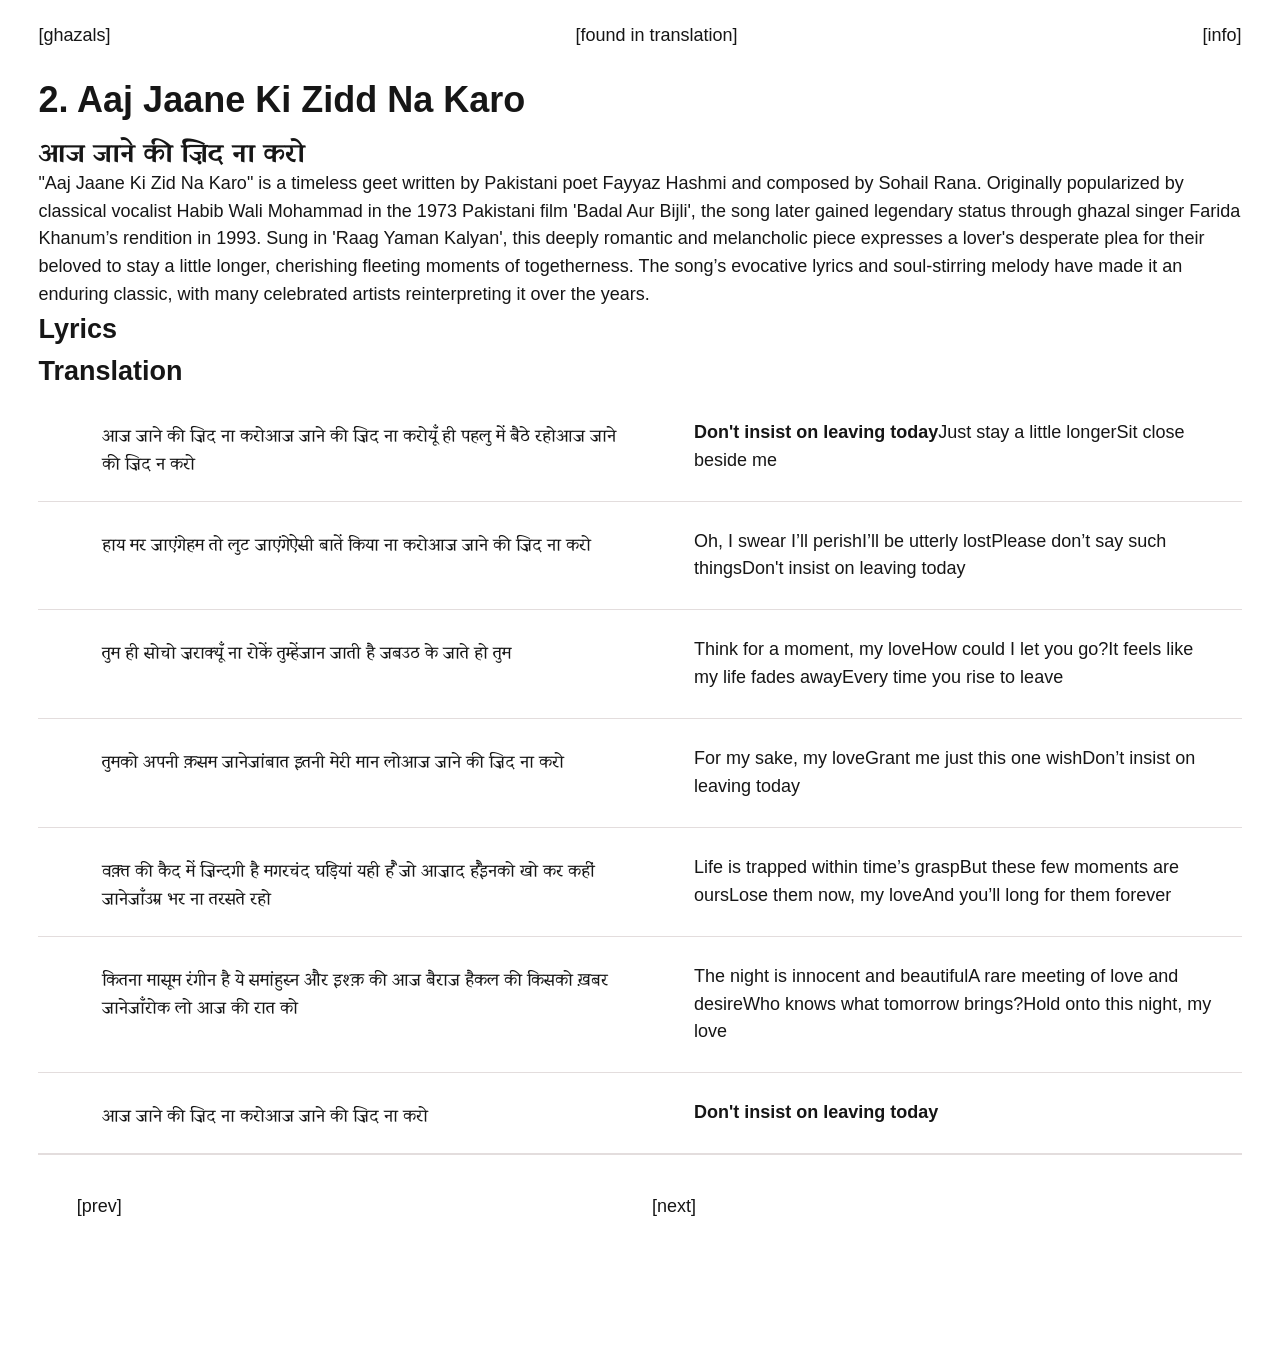
<file: song2.html>
<!DOCTYPE html> 
<html lang="en">
<head>
    <meta charset="UTF-8">
    <meta name="viewport" content="width=device-width, initial-scale=1.0">
    <title>Aaj Jaane Ki Zidd Na Karo — found in translation</title>
    <meta name="description" content="&quot;Aaj Jaane Ki Zid Na Karo&quot; is a timeless geet written by Pakistani poet Fayyaz Hashmi and composed by Sohail Rana. Originally popularized by classical vocalist Habib Wali Mohammad in the 1973 Pakistani film &#x27;Badal Aur Bijli&#x27;, the song later gained legendary status through ghazal singer Farida Khanum’s rendition in 1993. Sung in &#x27;Raag Yaman Kalyan&#x27;, this deeply romantic and melancholic piece expresses a lover&#x27;s desperate plea for their beloved to stay a little longer, cherishing fleeting moments of togetherness. The song’s evocative lyrics and soul-stirring melody have made it an enduring classic, with many celebrated artists reinterpreting it over the years.">
    <!-- Link previews (text only). TODO: confirm the GitHub Pages address in og:url -->
    <meta property="og:type" content="website">
    <meta property="og:site_name" content="found in translation">
    <meta property="og:title" content="Aaj Jaane Ki Zidd Na Karo">
    <meta property="og:description" content="&quot;Aaj Jaane Ki Zid Na Karo&quot; is a timeless geet written by Pakistani poet Fayyaz Hashmi and composed by Sohail Rana. Originally popularized by classical vocalist Habib Wali Mohammad in the 1973 Pakistani film &#x27;Badal Aur Bijli&#x27;, the song later gained legendary status through ghazal singer Farida Khanum’s rendition in 1993. Sung in &#x27;Raag Yaman Kalyan&#x27;, this deeply romantic and melancholic piece expresses a lover&#x27;s desperate plea for their beloved to stay a little longer, cherishing fleeting moments of togetherness. The song’s evocative lyrics and soul-stirring melody have made it an enduring classic, with many celebrated artists reinterpreting it over the years.">
    <meta property="og:url" content="https://mukhs106.github.io/FoundinTranslation/song2.html">
    <meta name="twitter:card" content="summary">
    <link rel="preconnect" href="https://fonts.googleapis.com">
    <link rel="preconnect" href="https://fonts.gstatic.com" crossorigin>
    <link href="https://fonts.googleapis.com/css2?family=Instrument+Serif:ital@0;1&display=swap" rel="stylesheet">
    <link href="https://fonts.googleapis.com/css2?family=Sumana:wght@400;700&display=swap" rel="stylesheet">
    <link rel="stylesheet" href="style.css">
    <link rel="icon" href="favicon.svg" type="image/svg+xml">
</head>
<body data-song="aaj-jaane-ki-zidd-na-karo">
  <header>
    <nav class="site-nav" aria-label="Site">
      <a href="song.html" class="nav-link no-underline" aria-current="true">[ghazals]</a>
      <a href="index.html" class="nav-link no-underline">[found in translation]</a>
      <a href="info.html" class="nav-link no-underline">[info]</a>
    </nav>
  </header>
  <main id="song"></main>

  <script src="songs.js"></script>
  <script src="render.js"></script>
</body>
</html>
</file>
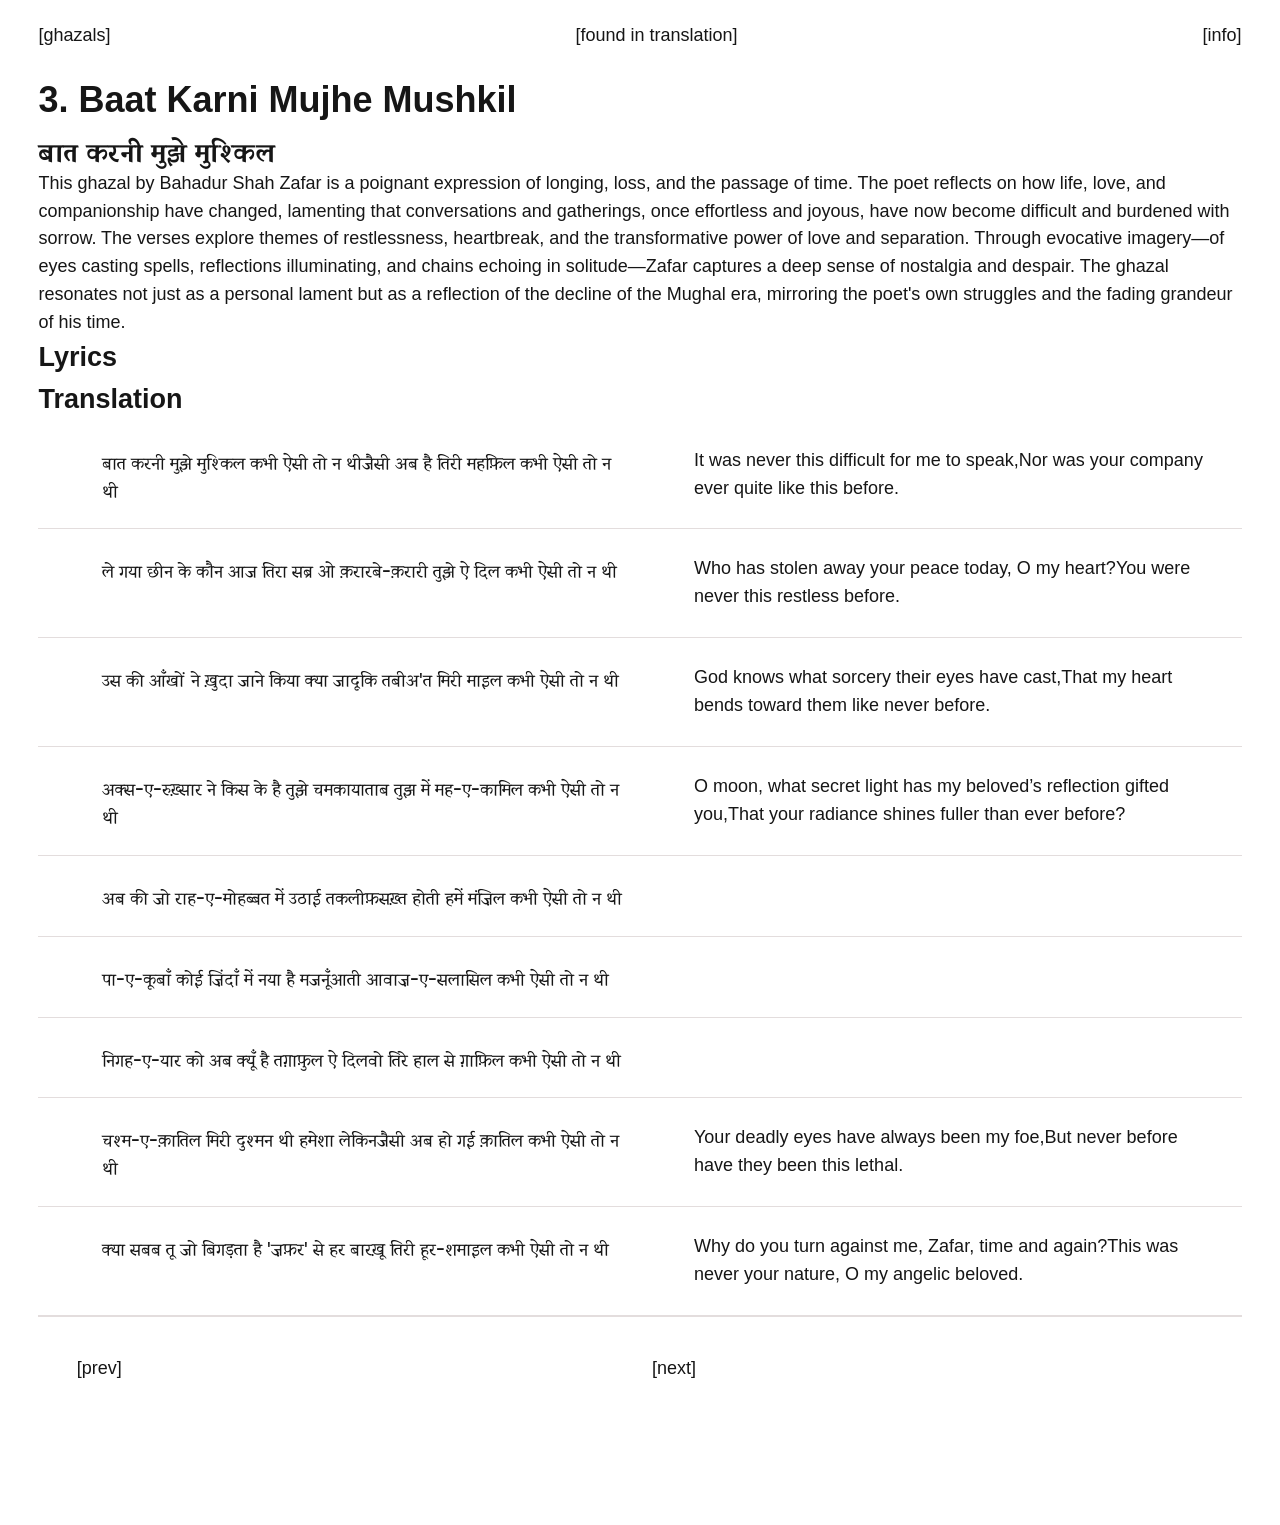
<file: song3.html>
<!DOCTYPE html> 
<html lang="en">
<head>
    <meta charset="UTF-8">
    <meta name="viewport" content="width=device-width, initial-scale=1.0">
    <title>Baat Karni Mujhe Mushkil — found in translation</title>
    <meta name="description" content="This ghazal by Bahadur Shah Zafar is a poignant expression of longing, loss, and the passage of time. The poet reflects on how life, love, and companionship have changed, lamenting that conversations and gatherings, once effortless and joyous, have now become difficult and burdened with sorrow. The verses explore themes of restlessness, heartbreak, and the transformative power of love and separation. Through evocative imagery—of eyes casting spells, reflections illuminating, and chains echoing in solitude—Zafar captures a deep sense of nostalgia and despair. The ghazal resonates not just as a personal lament but as a reflection of the decline of the Mughal era, mirroring the poet&#x27;s own struggles and the fading grandeur of his time.">
    <!-- Link previews (text only). TODO: confirm the GitHub Pages address in og:url -->
    <meta property="og:type" content="website">
    <meta property="og:site_name" content="found in translation">
    <meta property="og:title" content="Baat Karni Mujhe Mushkil">
    <meta property="og:description" content="This ghazal by Bahadur Shah Zafar is a poignant expression of longing, loss, and the passage of time. The poet reflects on how life, love, and companionship have changed, lamenting that conversations and gatherings, once effortless and joyous, have now become difficult and burdened with sorrow. The verses explore themes of restlessness, heartbreak, and the transformative power of love and separation. Through evocative imagery—of eyes casting spells, reflections illuminating, and chains echoing in solitude—Zafar captures a deep sense of nostalgia and despair. The ghazal resonates not just as a personal lament but as a reflection of the decline of the Mughal era, mirroring the poet&#x27;s own struggles and the fading grandeur of his time.">
    <meta property="og:url" content="https://mukhs106.github.io/FoundinTranslation/song3.html">
    <meta name="twitter:card" content="summary">
    <link rel="preconnect" href="https://fonts.googleapis.com">
    <link rel="preconnect" href="https://fonts.gstatic.com" crossorigin>
    <link href="https://fonts.googleapis.com/css2?family=Instrument+Serif:ital@0;1&display=swap" rel="stylesheet">
    <link href="https://fonts.googleapis.com/css2?family=Sumana:wght@400;700&display=swap" rel="stylesheet">
    <link rel="stylesheet" href="style.css">
    <link rel="icon" href="favicon.svg" type="image/svg+xml">
</head>
<body data-song="baat-karni-mujhe-mushkil">
  <header>
    <nav class="site-nav" aria-label="Site">
      <a href="song.html" class="nav-link no-underline" aria-current="true">[ghazals]</a>
      <a href="index.html" class="nav-link no-underline">[found in translation]</a>
      <a href="info.html" class="nav-link no-underline">[info]</a>
    </nav>
  </header>
  <main id="song"></main>

  <script src="songs.js"></script>
  <script src="render.js"></script>
</body>
</html>
</file>
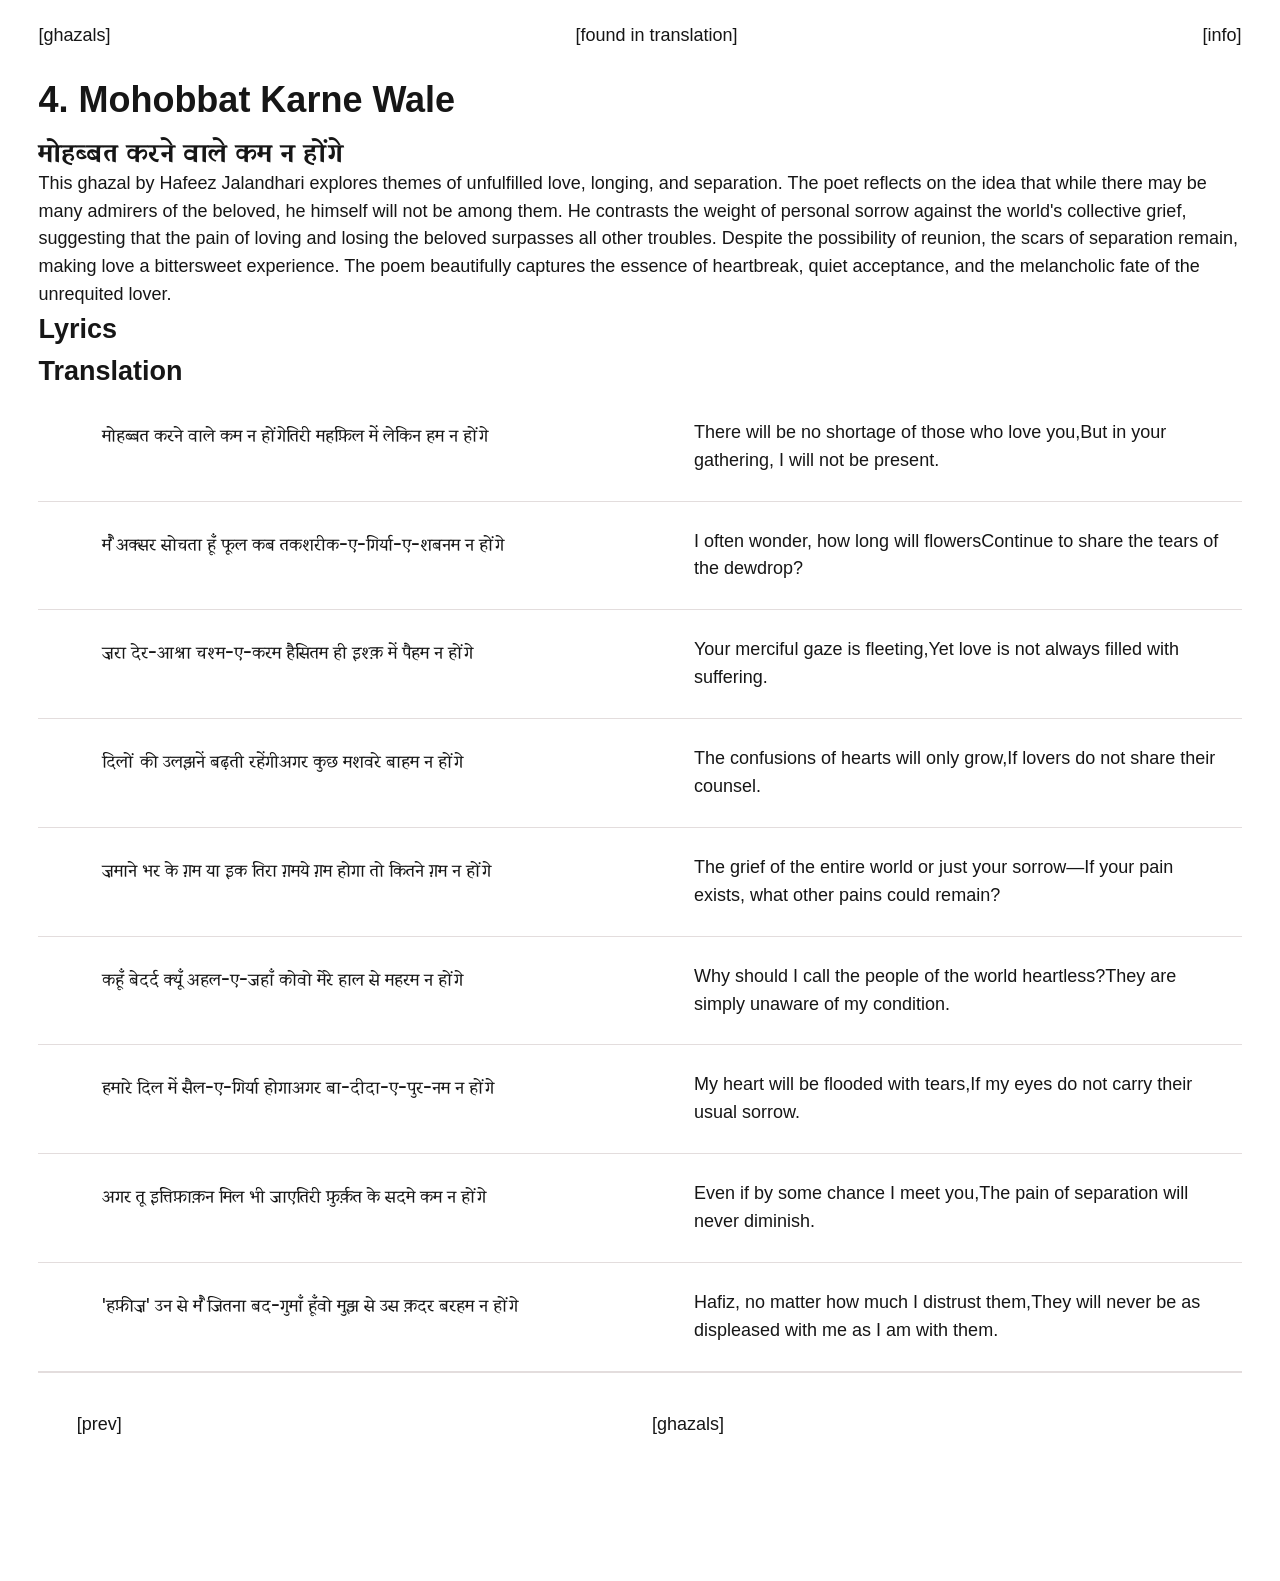
<file: song4.html>
<!DOCTYPE html> 
<html lang="en">
<head>
    <meta charset="UTF-8">
    <meta name="viewport" content="width=device-width, initial-scale=1.0">
    <title>Mohobbat Karne Wale — found in translation</title>
    <meta name="description" content="This ghazal by Hafeez Jalandhari explores themes of unfulfilled love, longing, and separation. The poet reflects on the idea that while there may be many admirers of the beloved, he himself will not be among them. He contrasts the weight of personal sorrow against the world&#x27;s collective grief, suggesting that the pain of loving and losing the beloved surpasses all other troubles. Despite the possibility of reunion, the scars of separation remain, making love a bittersweet experience. The poem beautifully captures the essence of heartbreak, quiet acceptance, and the melancholic fate of the unrequited lover.">
    <!-- Link previews (text only). TODO: confirm the GitHub Pages address in og:url -->
    <meta property="og:type" content="website">
    <meta property="og:site_name" content="found in translation">
    <meta property="og:title" content="Mohobbat Karne Wale">
    <meta property="og:description" content="This ghazal by Hafeez Jalandhari explores themes of unfulfilled love, longing, and separation. The poet reflects on the idea that while there may be many admirers of the beloved, he himself will not be among them. He contrasts the weight of personal sorrow against the world&#x27;s collective grief, suggesting that the pain of loving and losing the beloved surpasses all other troubles. Despite the possibility of reunion, the scars of separation remain, making love a bittersweet experience. The poem beautifully captures the essence of heartbreak, quiet acceptance, and the melancholic fate of the unrequited lover.">
    <meta property="og:url" content="https://mukhs106.github.io/FoundinTranslation/song4.html">
    <meta name="twitter:card" content="summary">
    <link rel="preconnect" href="https://fonts.googleapis.com">
    <link rel="preconnect" href="https://fonts.gstatic.com" crossorigin>
    <link href="https://fonts.googleapis.com/css2?family=Instrument+Serif:ital@0;1&display=swap" rel="stylesheet">
    <link href="https://fonts.googleapis.com/css2?family=Sumana:wght@400;700&display=swap" rel="stylesheet">
    <link rel="stylesheet" href="style.css">
    <link rel="icon" href="favicon.svg" type="image/svg+xml">
</head>
<body data-song="mohobbat-karne-wale">
  <header>
    <nav class="site-nav" aria-label="Site">
      <a href="song.html" class="nav-link no-underline" aria-current="true">[ghazals]</a>
      <a href="index.html" class="nav-link no-underline">[found in translation]</a>
      <a href="info.html" class="nav-link no-underline">[info]</a>
    </nav>
  </header>
  <main id="song"></main>

  <script src="songs.js"></script>
  <script src="render.js"></script>
</body>
</html>
</file>
<file: style.css>
/* Found in Translation

   Type
   --serif     Instrument Serif: titles, section titles, recordings, English translation
   --sans      Helvetica: navigation, credits, controls, notes
   --deva      Sumana: poetry and titles in Devanagari
   --nastaliq  Noto Nastaliq Urdu: poetry and titles in Urdu script

   Colour roles
   --ink       text and titles
   --ink-2     explanations and supporting text
   --ink-3     labels, numerals, metadata (4.5:1 or better on white and on --wash)
   --accent    one maroon, used for exactly three things:
               the English translation, the site title, and interactive state
               (hover, current page, selected option, focus ring)
   --wash      background of a highlighted couplet
   --rule      hairlines

   Layout
   --gutter    outer page margin
   --rail      a narrow left column for the ghazal index and couplet numbers */

:root {
  --paper: #ffffff;
  --ink: #161616;
  --ink-2: #3f3f3f;
  --ink-3: #636363;
  --accent: #850000;
  --wash: #f7eeee;
  --rule: #e3dddd;

  --serif: "Instrument Serif", Georgia, serif;
  --sans: Helvetica, "Helvetica Neue", Arial, "Liberation Sans", "Nimbus Sans", sans-serif;
  --deva: "Sumana", "Noto Serif Devanagari", serif;
  --nastaliq: "Noto Nastaliq Urdu", "Jameel Noori Nastaleeq", serif;

  --gutter: clamp(16px, 3vw, 44px);
  --rail: 64px;
  --wide: 1640px;
  --ease: cubic-bezier(.2, .6, .2, 1);
  --nav-h: 72px;
}

* {
  margin: 0;
  padding: 0;
  box-sizing: border-box;
}

html {
  scroll-padding-block-start: calc(var(--nav-h) + 24px);
}

body {
  font-family: var(--sans);
  font-size: 18px;
  line-height: 1.55;
  color: var(--ink);
  background: var(--paper);
  padding-block-start: var(--nav-h);
  overflow-x: hidden;
  -webkit-text-size-adjust: 100%;
}

a {
  color: inherit;
  text-underline-offset: 4px;
  text-decoration-thickness: 1px;
}

a:hover {
  color: var(--accent);
}

:focus-visible {
  outline: 2px solid var(--accent);
  outline-offset: 3px;
}

.visually-hidden {
  position: absolute;
  inline-size: 1px;
  block-size: 1px;
  overflow: hidden;
  clip: rect(0 0 0 0);
  white-space: nowrap;
}

.skip {
  position: absolute;
  inset-inline-start: var(--gutter);
  inset-block-start: -100px;
  z-index: 20;
  padding: 10px 16px;
  background: var(--paper);
  border: 2px solid var(--accent);
}

.skip:focus {
  inset-block-start: 12px;
}

/* ---------- Scripts ---------- */

[lang="ur-Deva"], [lang="hi"] {
  font-family: var(--deva);
}

[lang="ur"] {
  font-family: var(--nastaliq);
}

bdi.native {
  color: var(--ink-3);
}

/* Only the chosen script and translation are shown.
   <html data-script data-trans> is set in the markup and updated by ghazal.js. */
html[data-script="deva"] [data-s]:not([data-s="deva"]),
html[data-script="arab"] [data-s]:not([data-s="arab"]),
html[data-script="latn"] [data-s]:not([data-s="latn"]),
html[data-trans="en"] [data-t]:not([data-t="en"]),
html[data-trans="hi"] [data-t]:not([data-t="hi"]) {
  display: none;
}

/* ---------- Bracketed navigation ---------- */

.site-nav {
  position: fixed;
  inset-block-start: 0;
  inset-inline: 0;
  z-index: 10;
  display: flex;
  justify-content: space-between;
  align-items: center;
  gap: 12px;
  min-block-size: var(--nav-h);
  padding-inline: var(--gutter);
  background: var(--paper);
}

.site-nav a {
  display: inline-flex;
  align-items: center;
  min-block-size: 44px;
  font-size: 18px;
  text-decoration: none;
  color: var(--ink);
  transition: color .18s var(--ease);
}

.site-nav a[aria-current="page"],
.site-nav a:hover {
  color: var(--accent);
}

/* ---------- Page frame ---------- */

main {
  max-inline-size: var(--wide);
  margin-inline: auto;
  padding: 0 var(--gutter) 72px;
}

.page-title {
  font-family: var(--serif);
  font-size: clamp(64px, 11vw, 150px);
  font-weight: 400;
  line-height: .95;
  margin-block: 24px 48px;
}

.section {
  padding-block: 56px 8px;
}

.section-title {
  font-family: var(--serif);
  font-size: clamp(32px, 3.4vw, 44px);
  font-weight: 400;
  line-height: 1.1;
  margin-block-end: 20px;
}

/* Ghazal sections align with the title, leaving the rail for numbers */
.work .section {
  margin-inline-start: var(--rail);
}

.work .section .couplets,
.work .section .columns-label {
  margin-inline-start: calc(-1 * var(--rail));
}

.aside {
  max-inline-size: 40em;
  margin-block-end: 20px;
  color: var(--ink-2);
}

/* ---------- Ghazal: title block ---------- */

.work-head {
  position: relative;
  display: grid;
  grid-template-columns: minmax(0, 1fr) minmax(16rem, 24rem);
  column-gap: 64px;
  align-items: start;
  padding-block: 28px 48px;
  padding-inline-start: var(--rail);
  border-block-end: 1px solid var(--rule);
}

.work-titles {
  grid-column: 1 / -1;
}

.work-index {
  position: absolute;
  inset-inline-start: 0;
  inset-block-start: 28px;
  padding-block-start: .45em;
  font-size: 15px;
  font-variant-numeric: tabular-nums;
  letter-spacing: .02em;
  color: var(--ink-3);
}

.work-title {
  font-family: var(--serif);
  font-size: clamp(54px, 9vw, 128px);
  font-weight: 400;
  line-height: .95;
  letter-spacing: -.01em;
  text-wrap: balance;
}

.work-title-script {
  text-wrap: balance;
  margin-block-start: 16px;
  color: var(--ink-2);
}

.work-title-script [lang="ur-Deva"] {
  font-size: clamp(34px, 4.8vw, 58px);
  line-height: 1.35;
}

.work-title-script [lang="ur"] {
  display: inline-block;
  font-size: clamp(30px, 4.2vw, 50px);
  line-height: 2.1;
}

html[data-script="latn"] .work-title-script {
  display: none;
}

.intro {
  grid-column: 1;
  grid-row: 2;
  max-inline-size: 40em;
  margin-block-start: 36px;
  font-size: 19px;
  line-height: 1.65;
  color: var(--ink-2);
}

.credits {
  grid-column: 2;
  grid-row: 2;
  display: grid;
  gap: 10px;
  margin-block-start: 40px;
  font-size: 17px;
  line-height: 1.4;
}

.credits > div {
  display: grid;
  grid-template-columns: 8.5em 1fr;
  gap: 12px;
}

.credits dt {
  color: var(--ink-3);
}

.credits .note {
  color: var(--ink-3);
}

/* ---------- Choices: recordings, script, translation ---------- */

.choice {
  border: 0;
  min-inline-size: 0;
}

.choice legend {
  float: inline-start;
  margin-inline-end: 16px;
  min-block-size: 44px;
  display: flex;
  align-items: center;
  font-size: 16px;
  color: var(--ink-3);
}

.choice-options {
  display: flex;
  flex-wrap: wrap;
  column-gap: 22px;
}

.choice label {
  position: relative;
  cursor: pointer;
}

.choice input {
  position: absolute;
  opacity: 0;
  inline-size: 1px;
  block-size: 1px;
}

.choice label > span {
  display: inline-flex;
  align-items: center;
  gap: 8px;
  min-block-size: 44px;
  font-size: 17px;
  color: var(--ink-2);
  text-decoration: underline transparent;
  text-underline-offset: 6px;
  text-decoration-thickness: 1px;
  transition: color .18s var(--ease), text-decoration-color .18s var(--ease);
}

.choice label:hover > span,
.choice input:checked + span {
  color: var(--accent);
  text-decoration-color: currentColor;
}

.choice input:focus-visible + span {
  outline: 2px solid var(--accent);
  outline-offset: 2px;
}

.choice bdi[lang="ur"] {
  font-size: 18px;
  line-height: 1;
}

/* Recording names are set in the serif: they are the performers, not settings */
.renditions label > span {
  font-family: var(--serif);
  font-size: 28px;
  line-height: 1.1;
  color: var(--ink);
}

.read-head {
  display: flex;
  flex-wrap: wrap;
  align-items: baseline;
  justify-content: space-between;
  gap: 8px 40px;
  margin-block-end: 12px;
}

.read-head .section-title {
  margin-block-end: 0;
}

.controls {
  display: flex;
  flex-wrap: wrap;
  gap: 0 36px;
}

.controls:empty {
  display: none;
}

/* ---------- Listen ---------- */

.recording {
  display: grid;
  grid-template-columns: minmax(0, 640px) minmax(14rem, 1fr);
  gap: 20px 48px;
  align-items: start;
  margin-block-start: 20px;
}

.player {
  grid-column: 1;
  grid-row: 1;
}

.now {
  grid-column: 2;
  grid-row: 1;
  max-inline-size: 30em;
  font-size: 17px;
  line-height: 1.55;
  color: var(--ink-2);
}

.now .ctx::first-letter {
  text-transform: uppercase;
}

.now .about {
  margin-block-start: 10px;
  color: var(--ink-3);
}

.player iframe {
  display: block;
  inline-size: 100%;
  border: 0;
}

.player .yt {
  aspect-ratio: 16 / 9;
}

.player .bc {
  block-size: 120px;
}

.player .elsewhere {
  margin-block-start: 10px;
  font-size: 16px;
  color: var(--ink-2);
}

/* Native audio player, for recordings hosted with the site */
.audio {
  display: grid;
  grid-template-columns: auto 1fr auto;
  align-items: center;
  gap: 16px;
}

.audio button {
  inline-size: 52px;
  block-size: 52px;
  border-radius: 50%;
  border: 1px solid var(--ink);
  background: var(--paper);
  color: var(--ink);
  font: inherit;
  font-size: 15px;
  cursor: pointer;
}

.audio button:hover {
  border-color: var(--accent);
  color: var(--accent);
}

.audio input[type="range"] {
  inline-size: 100%;
  block-size: 24px;
  accent-color: var(--accent);
}

.audio .time {
  font-variant-numeric: tabular-nums;
  font-size: 16px;
  color: var(--ink-2);
}

/* ---------- Poem and translation ---------- */

.columns-label {
  display: grid;
  grid-template-columns: 1fr 1fr;
  gap: 64px;
  padding-block-end: 10px;
  padding-inline: var(--rail) 20px;
  font-size: 15px;
  color: var(--ink-3);
  border-block-end: 1px solid var(--rule);
}

.columns-label .tr-label {
  color: var(--accent);
}

.couplets {
  list-style: none;
}

.couplet {
  position: relative;
  display: grid;
  grid-template-columns: 1fr 1fr;
  gap: 10px 64px;
  align-items: start;
  padding-block: 26px;
  padding-inline: var(--rail) 20px;
  border-block-end: 1px solid var(--rule);
  transition: background-color .22s var(--ease);
}

.couplet:focus {
  outline: none;
}

.couplet:focus-visible {
  outline: 2px solid var(--accent);
  outline-offset: -2px;
}

.couplet.is-active {
  background: var(--wash);
}

.c-num {
  position: absolute;
  inset-inline-start: 0;
  inset-block-start: 30px;
  font-size: 15px;
  font-variant-numeric: tabular-nums;
  color: var(--ink-3);
}

.couplet.is-active .c-num {
  color: var(--accent);
}

.l {
  display: block;
  padding-inline-start: 1em;
  text-indent: -1em;
}

/* Each script gets its own size and leading, set by eye in the browser. */
.src [lang="ur-Deva"] {
  font-size: 25px;
  line-height: 1.8;
}

.src [lang="ur"] {
  font-size: 24px;
  line-height: 2.35;
}

.src [lang="ur-Latn"] {
  font-family: var(--sans);
  font-size: 20px;
  line-height: 1.75;
}

.src .refrain {
  color: var(--ink-2);
}

.tr {
  font-family: var(--serif);
  font-size: 27px;
  line-height: 1.4;
  color: var(--accent);
}

.tr-missing,
.text-note {
  font-family: var(--sans);
  font-size: 16px;
  color: var(--ink-3);
}

/* Glossary: opens with its couplet when scripting is on, always shown otherwise */
.gloss {
  grid-column: 1 / -1;
  display: grid;
  grid-template-rows: 1fr;
  transition: grid-template-rows .26s var(--ease), opacity .26s var(--ease);
}

.gloss > dl {
  overflow: hidden;
  display: flex;
  flex-wrap: wrap;
  gap: 6px 32px;
  padding-block-start: 10px;
  font-size: 16px;
  line-height: 1.5;
  color: var(--ink-2);
}

.gloss dt {
  display: inline;
  color: var(--ink);
}

.gloss .term[lang="ur-Deva"] { font-size: 19px; }
.gloss .term[lang="ur"] { font-size: 18px; line-height: 2; }
.gloss .term[lang="ur-Latn"] { font-weight: 700; }

.gloss .tl {
  margin-inline-start: 8px;
  color: var(--ink-3);
}

html[data-script="latn"] .gloss .tl {
  display: none;
}

.gloss dd {
  display: inline;
}

.gloss dd::before {
  content: ": ";
}

.js .gloss {
  grid-template-rows: 0fr;
  opacity: 0;
}

.js .couplet.is-active .gloss {
  grid-template-rows: 1fr;
  opacity: 1;
}

/* ---------- Notes and sources: quiet endnotes ---------- */

.endnotes {
  max-inline-size: 46em;
  font-size: 16px;
  line-height: 1.65;
  color: var(--ink-2);
}

.endnotes .section-title {
  font-size: 30px;
  color: var(--ink);
}

.endnotes > p,
.endnotes > div {
  margin-block-start: 14px;
}

.endnotes b {
  font-weight: 700;
  color: var(--ink);
}

.endnotes ul {
  list-style: none;
  margin-block-start: 4px;
}

.endnotes li + li {
  margin-block-start: 4px;
}

.endnotes .missing {
  color: var(--ink-3);
}

/* ---------- Previous / next ---------- */

.pager {
  display: grid;
  grid-template-columns: 1fr 1fr;
  gap: 24px;
  max-inline-size: var(--wide);
  margin-inline: auto;
  padding: 32px var(--gutter) 64px;
  border-block-start: 1px solid var(--rule);
}

.pager a {
  display: block;
  padding-block: 6px;
  text-decoration: none;
  color: var(--ink);
}

.pager .next {
  grid-column: 2;
  text-align: end;
}

.pager .dir {
  display: block;
  font-size: 16px;
  color: var(--ink-2);
}

.pager .to {
  display: block;
  margin-block-start: 2px;
  font-family: var(--serif);
  font-size: 30px;
  line-height: 1.2;
}

.pager a:hover .dir,
.pager a:hover .to {
  color: var(--accent);
}

/* ---------- Ghazal list ---------- */

.entries {
  list-style: none;
}

.entry {
  display: grid;
  grid-template-columns: var(--rail) minmax(0, 1fr);
  padding-block: 32px;
  border-block-start: 1px solid var(--rule);
}

.entry .n {
  padding-block-start: 14px;
  font-size: 15px;
  font-variant-numeric: tabular-nums;
  color: var(--ink-3);
}

.entry h2 {
  font-family: var(--serif);
  font-size: clamp(38px, 5vw, 60px);
  font-weight: 400;
  line-height: 1.05;
}

.entry h2 a {
  text-decoration: none;
}

.entry .meta {
  margin-block-start: 8px;
  font-size: 16px;
  color: var(--ink-3);
}

.entry .summary {
  margin-block-start: 14px;
  max-inline-size: 40em;
  line-height: 1.65;
  color: var(--ink-2);
}

/* ---------- Info ---------- */

.prose {
  display: grid;
  grid-template-columns: minmax(0, 1fr) minmax(0, 1fr);
  gap: 56px 64px;
}

.prose section {
  max-inline-size: 36em;
}

.prose h2 {
  font-family: var(--serif);
  font-size: clamp(34px, 3.6vw, 48px);
  font-weight: 400;
  line-height: 1.1;
}

.prose p {
  margin-block-start: 14px;
  font-size: 19px;
  line-height: 1.7;
  color: var(--ink-2);
}

/* ---------- Home ---------- */

.home {
  min-block-size: calc(100vh - var(--nav-h) - 72px);
  display: grid;
  place-items: center;
}

#title {
  position: relative;
  z-index: 1;
  font-family: var(--serif);
  font-size: clamp(56px, 9.5vw, 128px);
  font-weight: 400;
  line-height: .95;
  text-align: center;
  color: var(--accent);
  margin-block-end: 8vh;
}

.drift {
  position: fixed;
  inset: 0;
  z-index: -1;
  overflow: hidden;
  pointer-events: none;
}

.drift > div {
  position: absolute;
  opacity: 0;
  color: var(--ink-3);
  animation: drift 12s linear infinite;
}

.drift [lang="ur-Deva"] { font-size: 26px; }
.drift [lang="ur"] { font-size: 23px; line-height: 2.2; }

.drift > div:nth-child(1) { inset-inline-start: 8vw;  inset-block-start: 18vh; animation-delay: 0s; }
.drift > div:nth-child(2) { inset-inline-start: 58vw; inset-block-start: 14vh; animation-delay: 4s; }
.drift > div:nth-child(3) { inset-inline-start: 52vw; inset-block-start: 66vh; animation-delay: 8s; }
.drift > div:nth-child(4) { inset-inline-start: 12vw; inset-block-start: 72vh; animation-delay: 6s; }
.drift > div:nth-child(5) { inset-inline-start: 74vw; inset-block-start: 28vh; animation-delay: 2s; }
.drift > div:nth-child(6) { inset-inline-start: 5vw;  inset-block-start: 58vh; animation-delay: 10s; }
.drift > div:nth-child(7) { inset-inline-start: 36vw; inset-block-start: 84vh; animation-delay: 5s; }

@keyframes drift {
  0%   { opacity: 0; transform: scale(.9); }
  20%  { opacity: .7; transform: scale(1); }
  45%  { opacity: .7; }
  70%  { opacity: 0; transform: scale(1.35); }
  100% { opacity: 0; }
}

/* ---------- Medium screens ---------- */

@media (max-width: 1000px) {
  .work-head {
    grid-template-columns: minmax(0, 1fr);
  }

  .credits {
    grid-column: 1;
    grid-row: 3;
    margin-block-start: 28px;
  }

  .recording {
    grid-template-columns: minmax(0, 1fr);
  }

  .now {
    grid-column: 1;
    grid-row: 1;
  }

  .player {
    grid-row: 2;
    max-inline-size: 640px;
  }

  .prose {
    grid-template-columns: minmax(0, 1fr);
  }
}

/* ---------- Small screens ---------- */

@media (max-width: 760px) {
  :root {
    --nav-h: 60px;
    --rail: 36px;
  }

  body {
    font-size: 17px;
  }

  .site-nav a {
    font-size: 16px;
  }

  /* On phones the index sits above the title and text uses the full width */
  .work-head {
    display: flex;
    flex-direction: column;
    padding-inline-start: 0;
  }

  .intro { order: 1; }
  .credits { order: 2; }

  .work-index {
    position: static;
    padding-block-start: 0;
    margin-block-end: 6px;
  }

  .work .section {
    margin-inline-start: 0;
  }

  .work .section .couplets,
  .work .section .columns-label {
    margin-inline-start: 0;
  }

  .credits > div {
    grid-template-columns: 7.5em 1fr;
  }

  .columns-label {
    display: none;
  }

  .couplet {
    grid-template-columns: 1fr;
    padding-block: 22px;
    padding-inline-end: 8px;
  }

  .c-num {
    inset-block-start: 26px;
  }

  .src [lang="ur-Deva"] { font-size: 20px; }
  .src [lang="ur"] { font-size: 19px; line-height: 2.3; }
  .src [lang="ur-Latn"] { font-size: 18px; }

  .tr {
    font-size: 23px;
    padding-block-start: 4px;
  }

  .renditions label > span {
    font-size: 23px;
  }

  .choice legend {
    float: none;
    min-block-size: 0;
    margin-block-end: 2px;
  }

  .pager .to {
    font-size: 22px;
  }

  .drift [lang="ur-Deva"] { font-size: 18px; }
  .drift [lang="ur"] { font-size: 17px; }

  .drift > div:nth-child(2) { inset-inline-start: 40vw; inset-block-start: 10vh; }
  .drift > div:nth-child(5) { inset-inline-start: 56vw; inset-block-start: 26vh; }
  .drift > div:nth-child(6) { inset-block-start: 62vh; }
}

@media (prefers-reduced-motion: reduce) {
  *,
  *::before,
  *::after {
    transition-duration: 0s !important;
  }

  .drift > div {
    animation: none;
    opacity: .35;
  }
}
</file>
